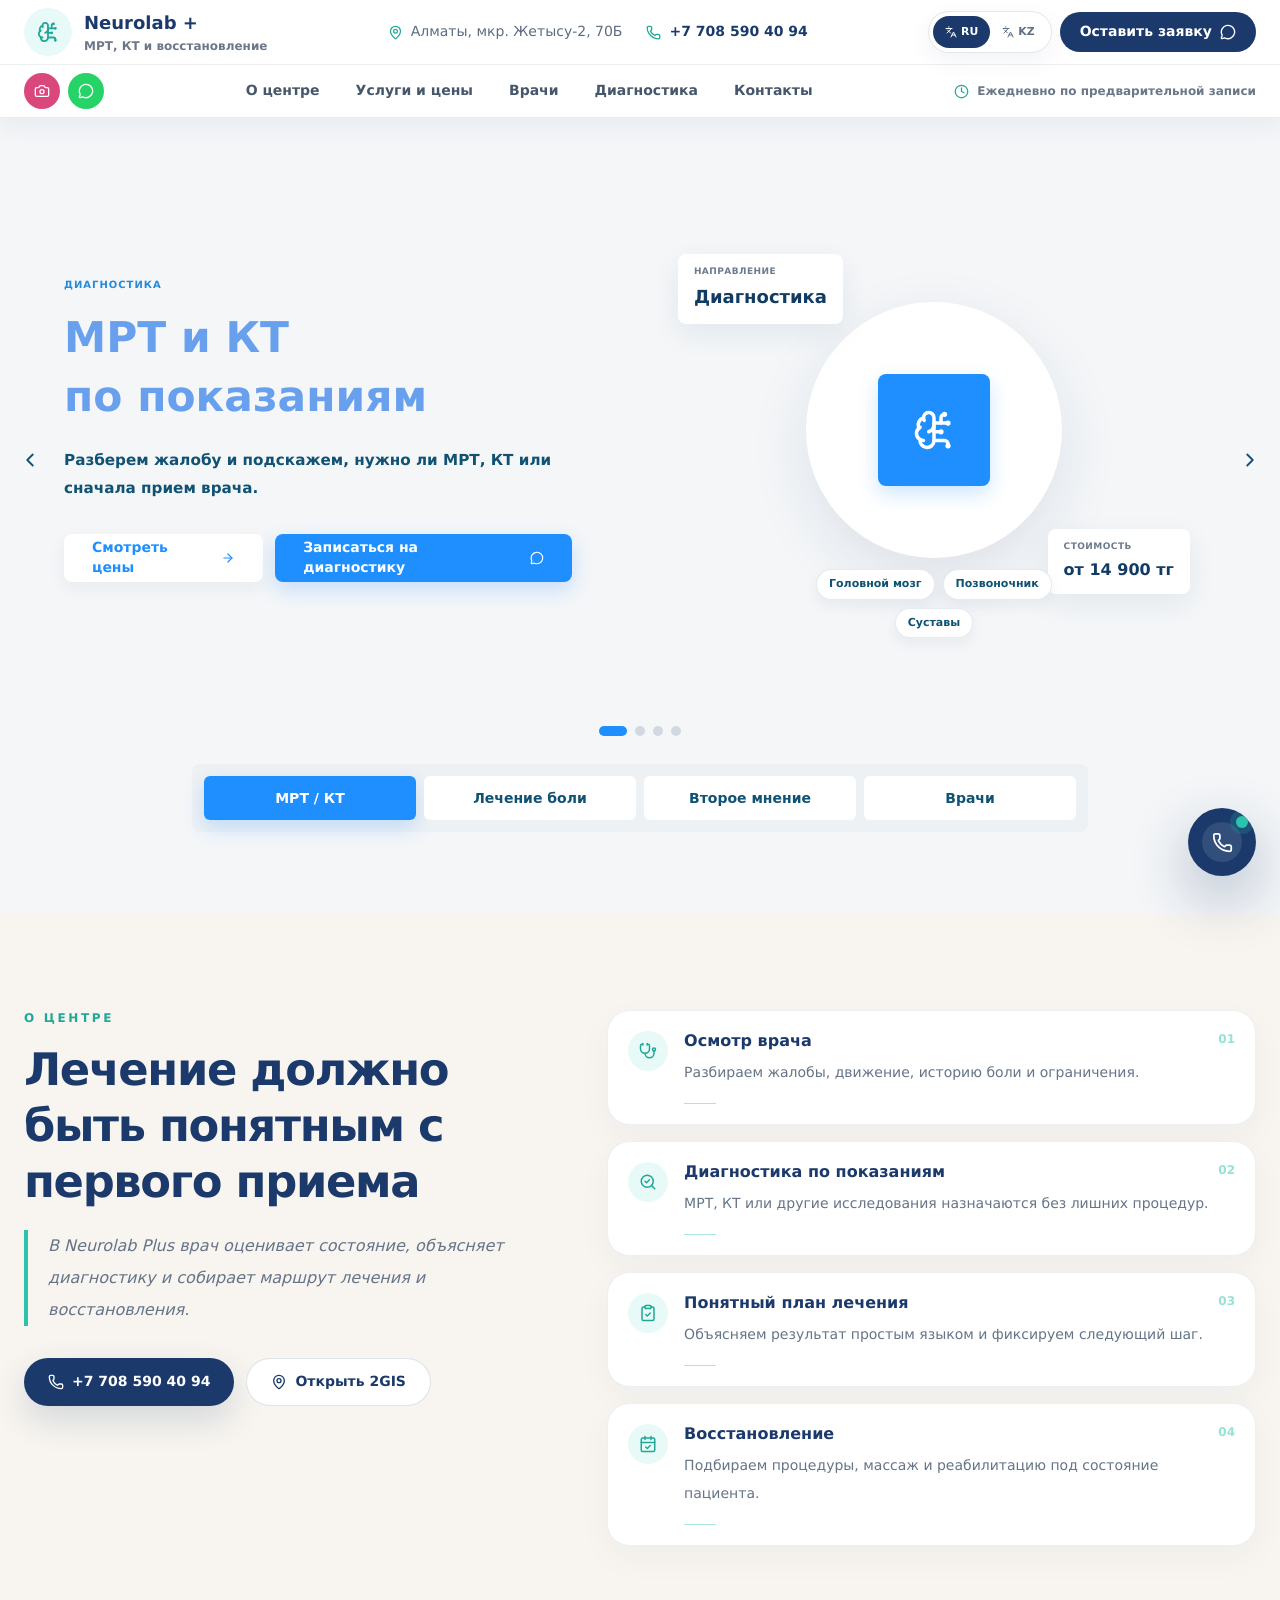
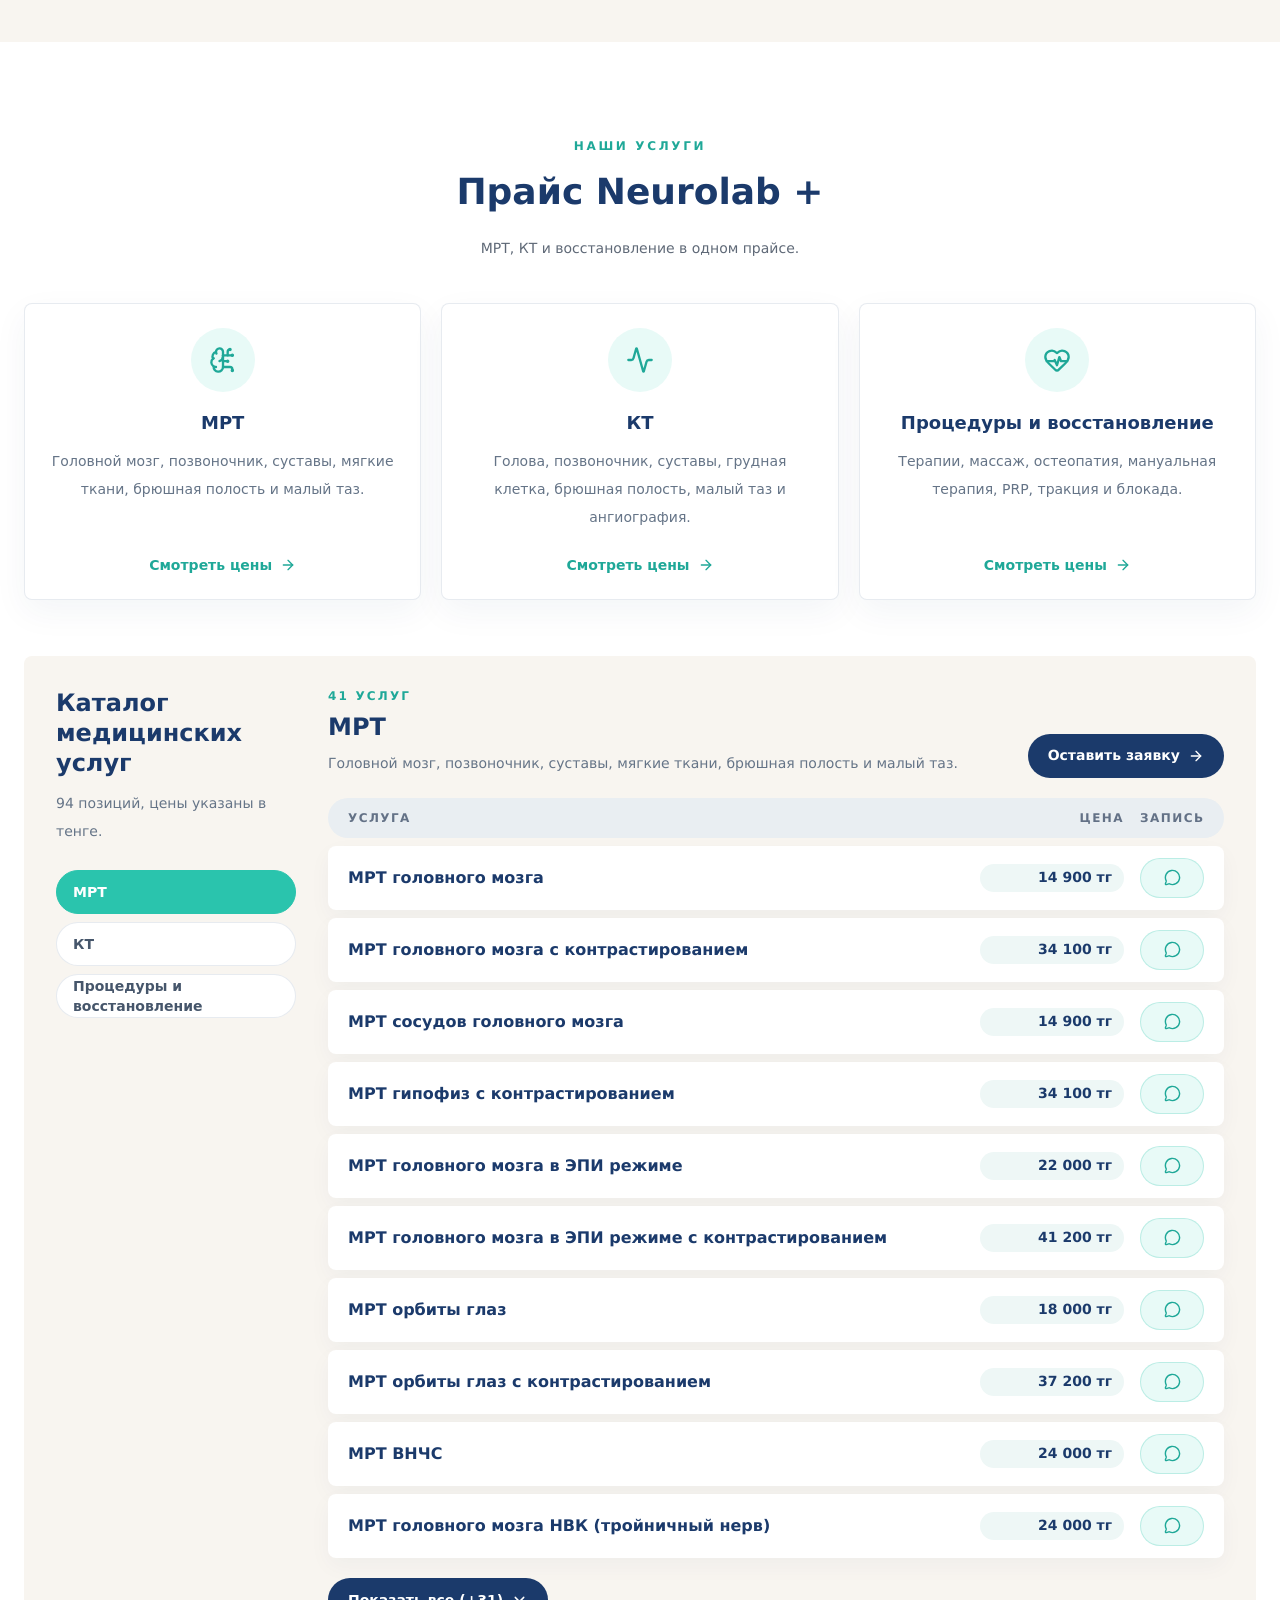
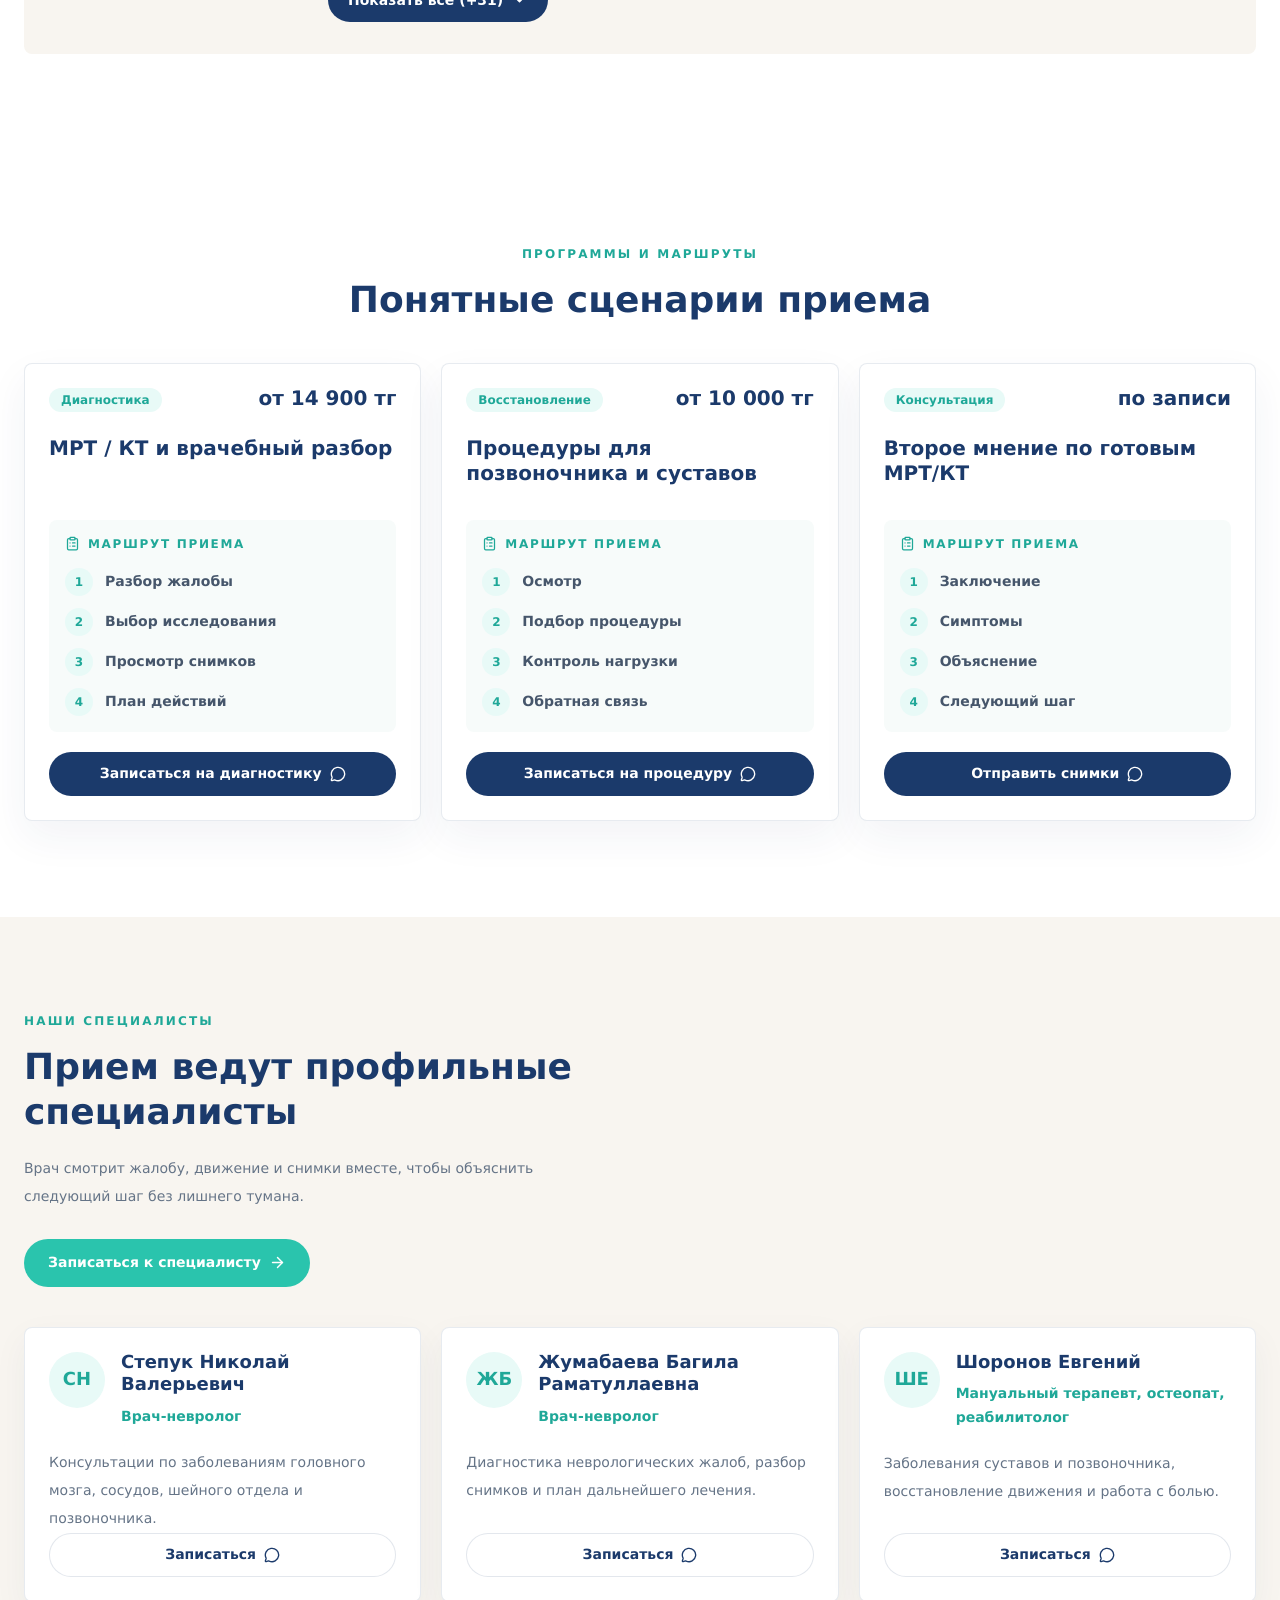
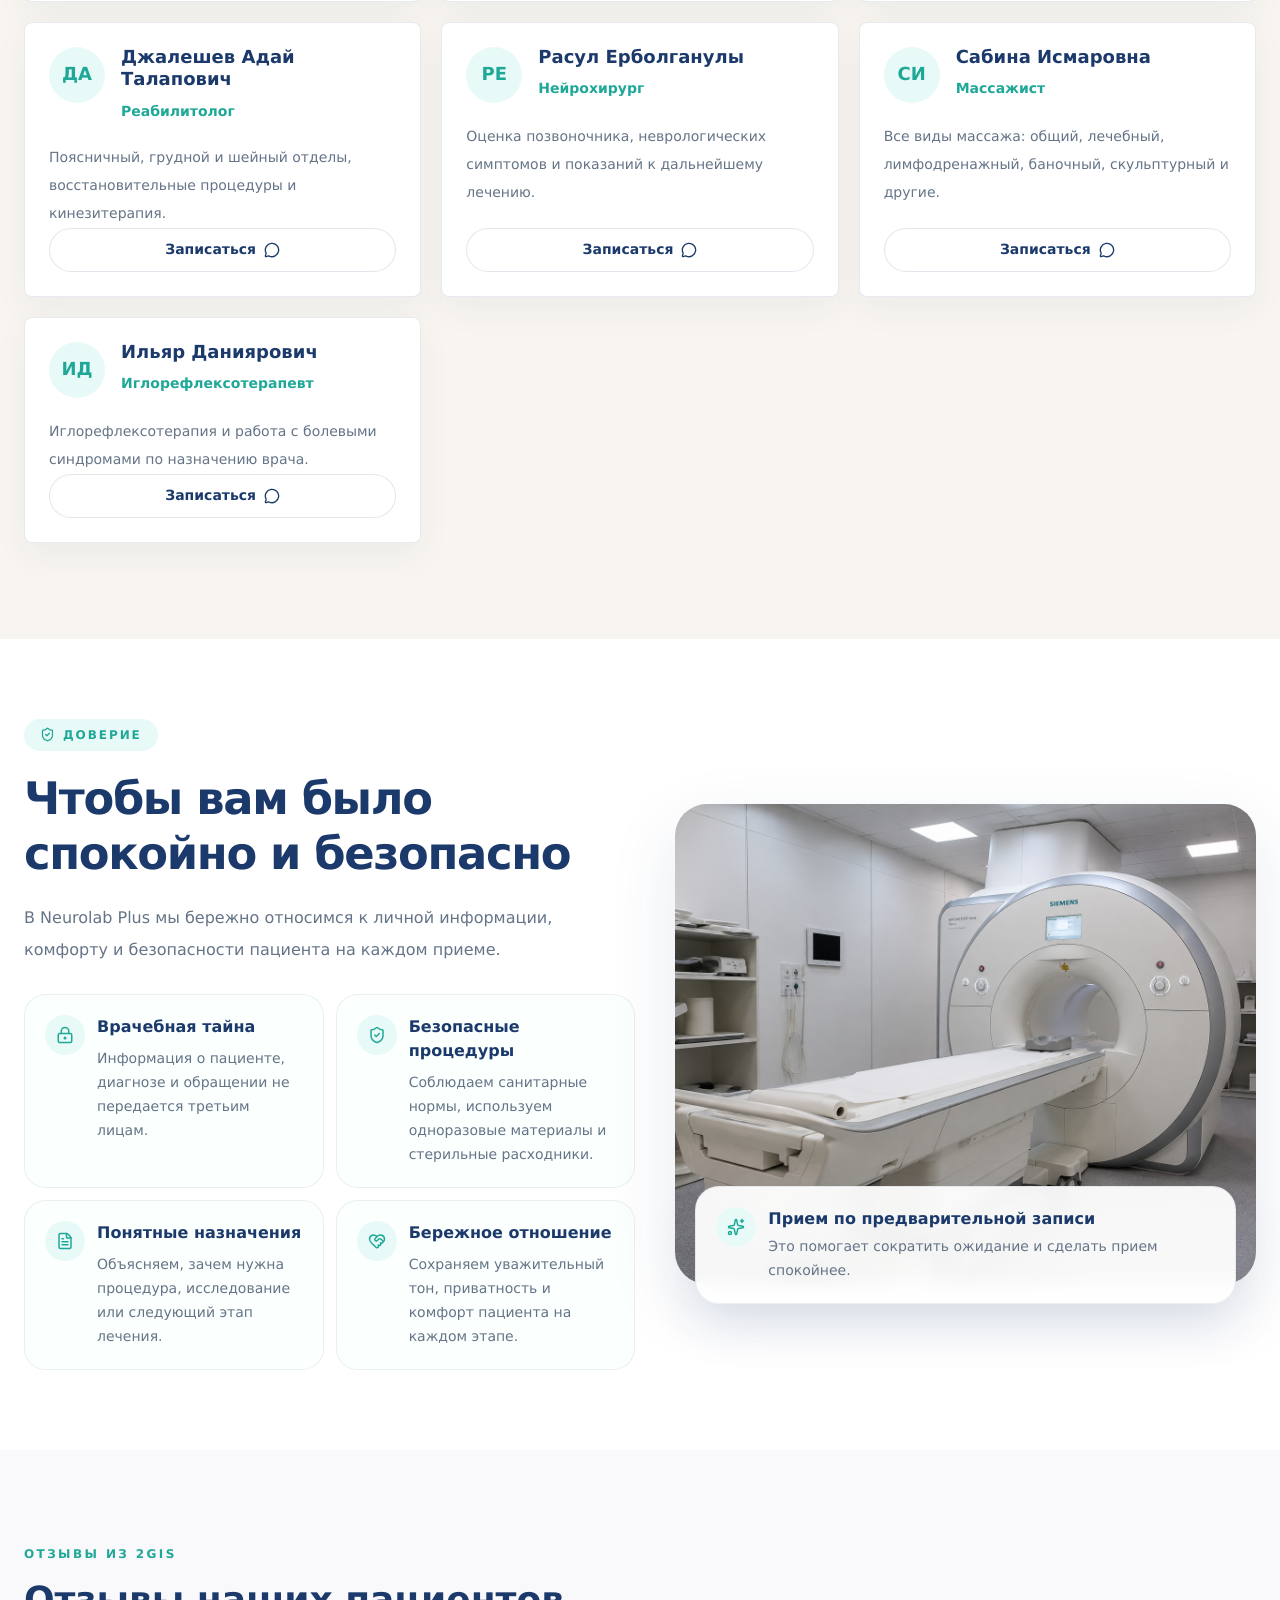
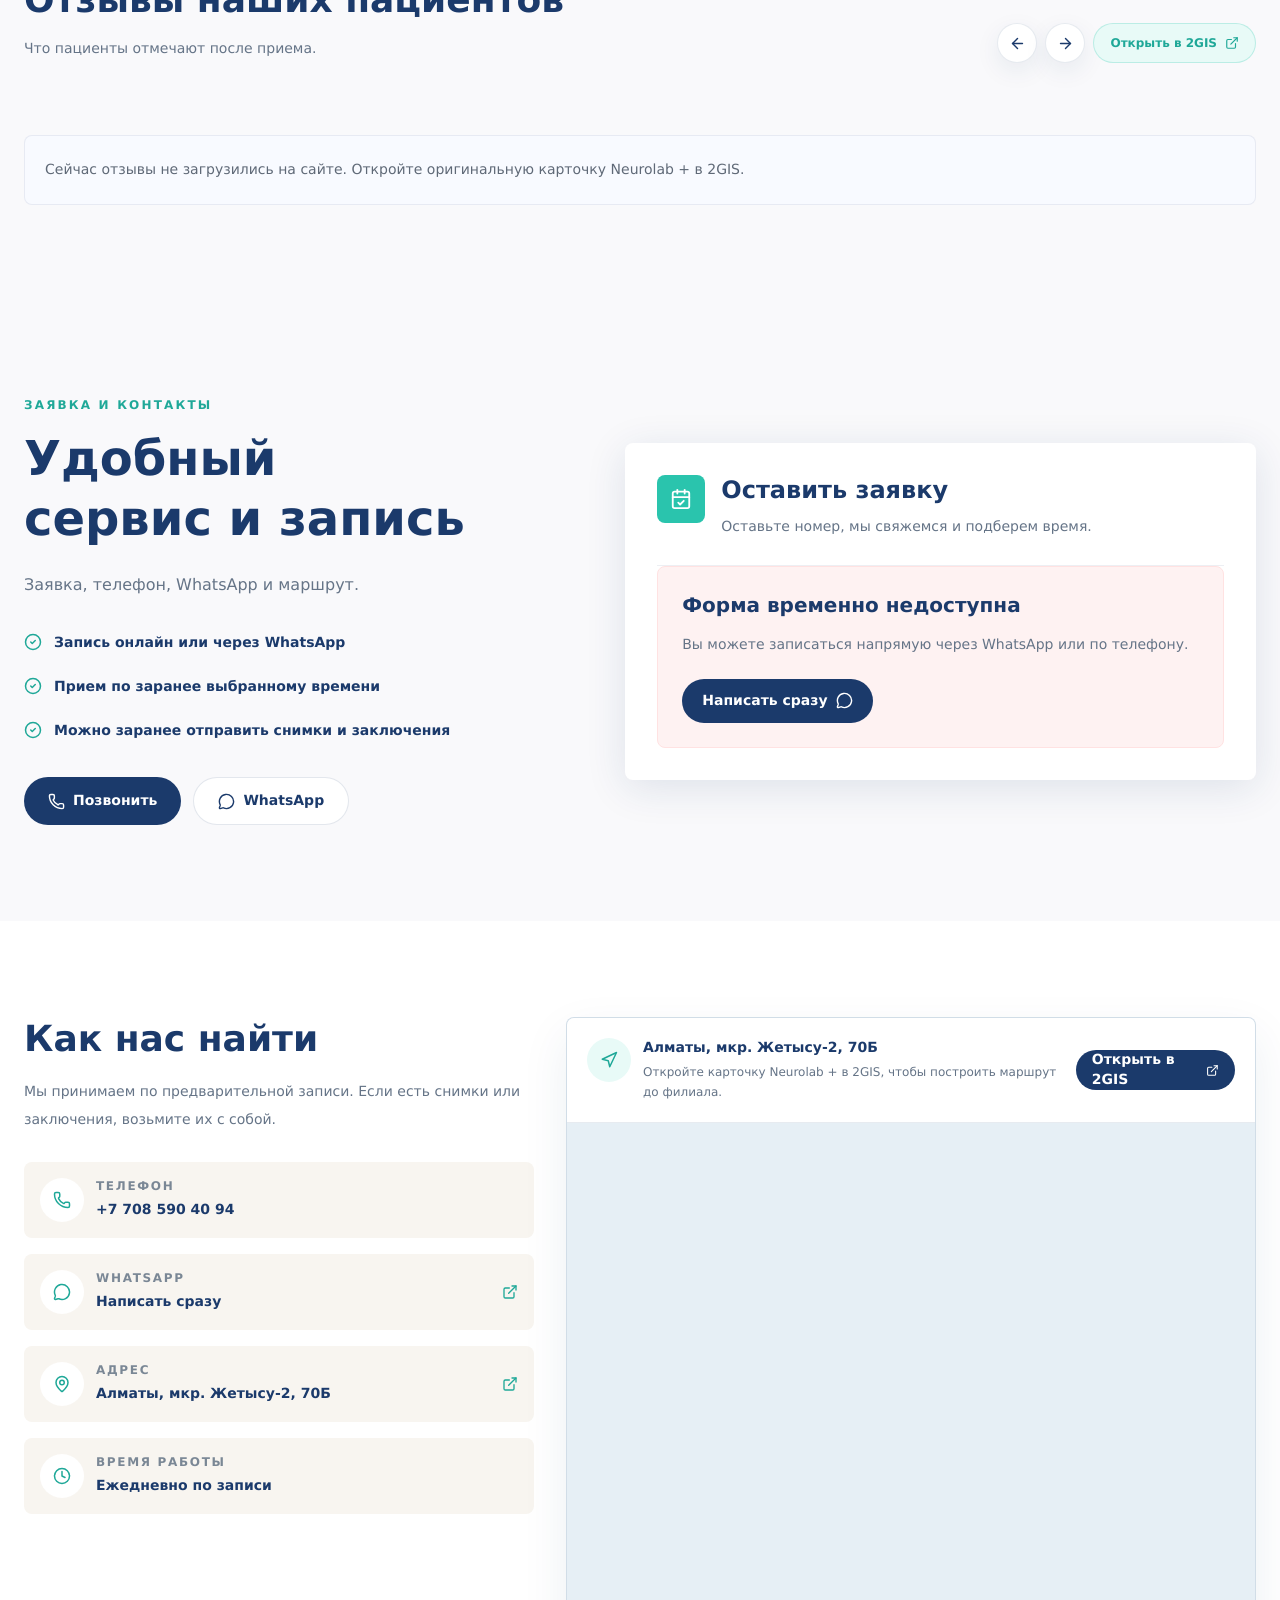
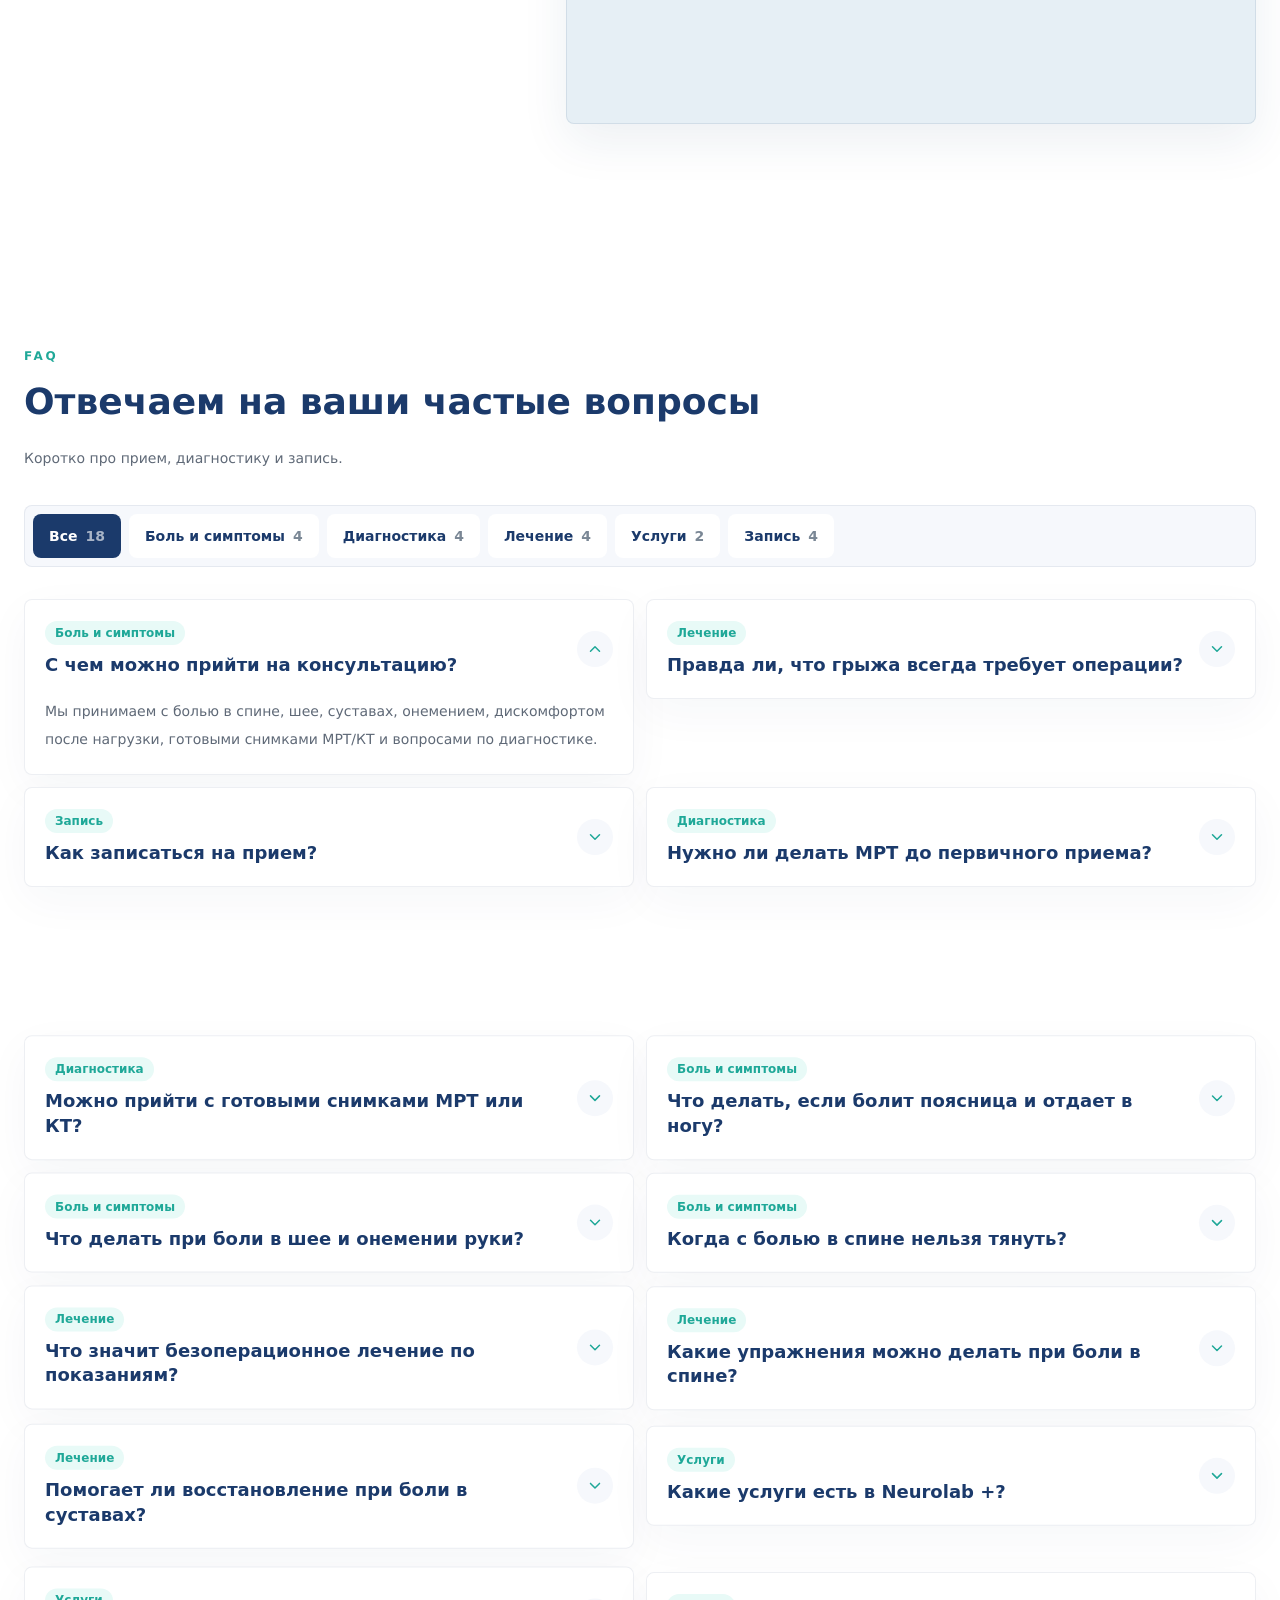
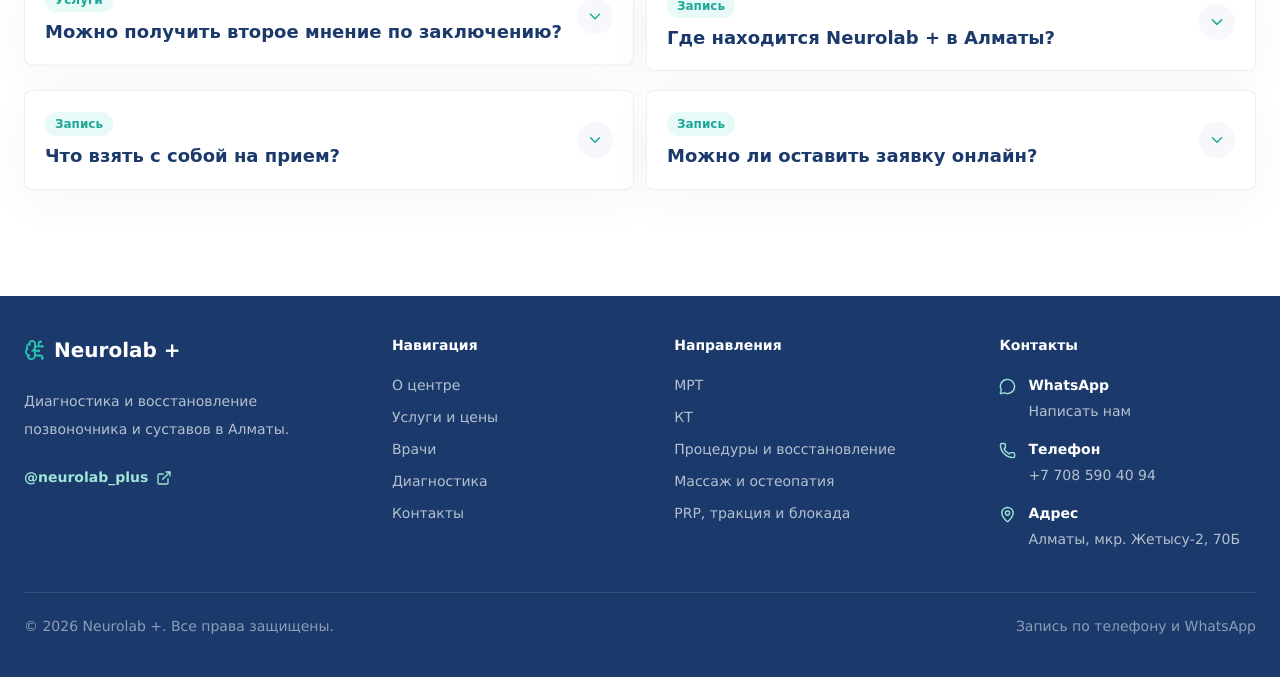
<file: index.html>
<!DOCTYPE html><html lang="ru"><head><meta charSet="utf-8"/><meta name="viewport" content="width=device-width, initial-scale=1"/><link rel="stylesheet" href="/_next/static/chunks/0un4hzdd2ry1x.css" data-precedence="next"/><link rel="preload" as="script" fetchPriority="low" href="/_next/static/chunks/3ll07n217cgxf.js"/><script src="/_next/static/chunks/17c2xufnf7-1b.js" async=""></script><script src="/_next/static/chunks/3peubv2924kx4.js" async=""></script><script src="/_next/static/chunks/turbopack-2oginhnf0jy4e.js" async=""></script><script src="/_next/static/chunks/1d4h-sglyo8ft.js" async=""></script><script src="/_next/static/chunks/14mumt5_n0xhi.js" async=""></script><script src="/_next/static/chunks/03du3ra_xyjl0.js" async=""></script><title>Neurolab + | Лечение боли в спине и суставах в Алматы</title><meta name="description" content="Neurolab + в Алматы: МРТ, КТ, процедуры восстановления, массаж, остеопатия, PRP, тракция и прием по записи."/><meta property="og:title" content="Neurolab +"/><meta property="og:description" content="МРТ, КТ, восстановительные процедуры, массаж, остеопатия и прием по записи в Алматы."/><meta property="og:locale" content="ru_KZ"/><meta property="og:type" content="website"/><meta name="twitter:card" content="summary"/><meta name="twitter:title" content="Neurolab +"/><meta name="twitter:description" content="МРТ, КТ, восстановительные процедуры, массаж, остеопатия и прием по записи в Алматы."/><link rel="icon" href="/favicon.ico?favicon.2vob68tjqpejf.ico" sizes="256x256" type="image/x-icon"/><script src="/_next/static/chunks/0cz1d0mv5g_q7.js" noModule=""></script></head><body><div hidden=""><!--$--><!--/$--></div><main class="min-h-screen w-full max-w-[100vw] [overflow-x:clip] bg-white pb-[calc(5.25rem+env(safe-area-inset-bottom))] text-[#1b3a6b] md:pb-0"><header class="sticky left-0 right-0 top-0 z-50 border-b border-[#1b3a6b]/10 bg-white/96 text-[#1b3a6b] shadow-[0_8px_24px_rgba(27,58,107,0.06)] backdrop-blur-xl"><div class="border-b border-[#1b3a6b]/8 px-4 py-2 sm:px-6"><div class="mx-auto flex max-w-7xl items-center justify-between gap-4"><a href="#top" class="flex min-w-0 items-center gap-3"><span class="grid size-11 shrink-0 place-items-center rounded-full bg-[#e8faf7] text-[#1fa898] sm:size-12"><svg xmlns="http://www.w3.org/2000/svg" width="22" height="22" viewBox="0 0 24 24" fill="none" stroke="currentColor" stroke-width="2" stroke-linecap="round" stroke-linejoin="round" class="lucide lucide-brain-circuit" aria-hidden="true"><path d="M12 5a3 3 0 1 0-5.997.125 4 4 0 0 0-2.526 5.77 4 4 0 0 0 .556 6.588A4 4 0 1 0 12 18Z"></path><path d="M9 13a4.5 4.5 0 0 0 3-4"></path><path d="M6.003 5.125A3 3 0 0 0 6.401 6.5"></path><path d="M3.477 10.896a4 4 0 0 1 .585-.396"></path><path d="M6 18a4 4 0 0 1-1.967-.516"></path><path d="M12 13h4"></path><path d="M12 18h6a2 2 0 0 1 2 2v1"></path><path d="M12 8h8"></path><path d="M16 8V5a2 2 0 0 1 2-2"></path><circle cx="16" cy="13" r=".5"></circle><circle cx="18" cy="3" r=".5"></circle><circle cx="20" cy="21" r=".5"></circle><circle cx="20" cy="8" r=".5"></circle></svg></span><span class="min-w-0"><span class="block truncate text-lg font-extrabold tracking-normal text-[#1b3a6b]">Neurolab +</span><span class="hidden text-xs font-semibold text-[#6b7788] sm:block">МРТ, КТ и восстановление</span></span></a><div class="hidden min-w-0 items-center gap-6 lg:flex"><a href="https://2gis.kz/almaty/firm/70000001065117371" target="_blank" rel="noopener noreferrer" class="flex min-w-0 items-center gap-2 text-sm font-medium text-[#5d6c7f] transition-colors hover:text-[#1fa898]"><svg xmlns="http://www.w3.org/2000/svg" width="15" height="15" viewBox="0 0 24 24" fill="none" stroke="currentColor" stroke-width="2" stroke-linecap="round" stroke-linejoin="round" class="lucide lucide-map-pin shrink-0 text-[#1fa898]" aria-hidden="true"><path d="M20 10c0 4.993-5.539 10.193-7.399 11.799a1 1 0 0 1-1.202 0C9.539 20.193 4 14.993 4 10a8 8 0 0 1 16 0"></path><circle cx="12" cy="10" r="3"></circle></svg><span class="truncate">Алматы, мкр. Жетысу-2, 70Б</span></a><a href="tel:+77085904094" class="flex shrink-0 items-center gap-2 text-sm font-bold text-[#1b3a6b] transition-colors hover:text-[#1fa898]"><svg xmlns="http://www.w3.org/2000/svg" width="15" height="15" viewBox="0 0 24 24" fill="none" stroke="currentColor" stroke-width="2" stroke-linecap="round" stroke-linejoin="round" class="lucide lucide-phone text-[#1fa898]" aria-hidden="true"><path d="M13.832 16.568a1 1 0 0 0 1.213-.303l.355-.465A2 2 0 0 1 17 15h3a2 2 0 0 1 2 2v3a2 2 0 0 1-2 2A18 18 0 0 1 2 4a2 2 0 0 1 2-2h3a2 2 0 0 1 2 2v3a2 2 0 0 1-.8 1.6l-.468.351a1 1 0 0 0-.292 1.233 14 14 0 0 0 6.392 6.384"></path></svg>+7 708 590 40 94</a></div><div class="flex shrink-0 items-center gap-2"><div class="hidden md:block"><div class="inline-flex rounded-full border border-[#1b3a6b]/12 bg-white p-1 text-[0.68rem] font-semibold shadow-[0_8px_24px_rgba(27,58,107,0.06)]"><button type="button" aria-pressed="true" class="inline-flex min-h-8 items-center gap-1 rounded-full px-3 transition-colors bg-[#1b3a6b] text-white"><svg xmlns="http://www.w3.org/2000/svg" width="12" height="12" viewBox="0 0 24 24" fill="none" stroke="currentColor" stroke-width="2" stroke-linecap="round" stroke-linejoin="round" class="lucide lucide-languages" aria-hidden="true"><path d="m5 8 6 6"></path><path d="m4 14 6-6 2-3"></path><path d="M2 5h12"></path><path d="M7 2h1"></path><path d="m22 22-5-10-5 10"></path><path d="M14 18h6"></path></svg>RU</button><button type="button" aria-pressed="false" class="inline-flex min-h-8 items-center gap-1 rounded-full px-3 transition-colors text-[#607084] hover:text-[#1b3a6b]"><svg xmlns="http://www.w3.org/2000/svg" width="12" height="12" viewBox="0 0 24 24" fill="none" stroke="currentColor" stroke-width="2" stroke-linecap="round" stroke-linejoin="round" class="lucide lucide-languages" aria-hidden="true"><path d="m5 8 6 6"></path><path d="m4 14 6-6 2-3"></path><path d="M2 5h12"></path><path d="M7 2h1"></path><path d="m22 22-5-10-5 10"></path><path d="M14 18h6"></path></svg>KZ</button></div></div><a href="#lead" class="hidden min-h-10 items-center justify-center gap-2 rounded-full bg-[#1b3a6b] px-5 text-sm font-semibold text-white transition-colors hover:bg-[#152d55] md:inline-flex">Оставить заявку<svg xmlns="http://www.w3.org/2000/svg" width="16" height="16" viewBox="0 0 24 24" fill="none" stroke="currentColor" stroke-width="2" stroke-linecap="round" stroke-linejoin="round" class="lucide lucide-message-circle" aria-hidden="true"><path d="M2.992 16.342a2 2 0 0 1 .094 1.167l-1.065 3.29a1 1 0 0 0 1.236 1.168l3.413-.998a2 2 0 0 1 1.099.092 10 10 0 1 0-4.777-4.719"></path></svg></a><a href="tel:+77085904094" class="grid size-10 place-items-center rounded-full bg-[#1b3a6b] text-white transition-colors hover:bg-[#152d55] md:hidden" aria-label="Позвонить"><svg xmlns="http://www.w3.org/2000/svg" width="17" height="17" viewBox="0 0 24 24" fill="none" stroke="currentColor" stroke-width="2" stroke-linecap="round" stroke-linejoin="round" class="lucide lucide-phone" aria-hidden="true"><path d="M13.832 16.568a1 1 0 0 0 1.213-.303l.355-.465A2 2 0 0 1 17 15h3a2 2 0 0 1 2 2v3a2 2 0 0 1-2 2A18 18 0 0 1 2 4a2 2 0 0 1 2-2h3a2 2 0 0 1 2 2v3a2 2 0 0 1-.8 1.6l-.468.351a1 1 0 0 0-.292 1.233 14 14 0 0 0 6.392 6.384"></path></svg></a></div></div></div><nav class="hidden px-4 py-2 sm:px-6 md:block"><div class="mx-auto flex max-w-7xl items-center justify-between gap-5"><div class="flex items-center gap-2"><a href="https://instagram.com/neurolab_plus" target="_blank" rel="noopener noreferrer" class="grid size-9 place-items-center rounded-full bg-[#d9477d] text-white transition-transform hover:-translate-y-0.5" aria-label="Instagram"><svg xmlns="http://www.w3.org/2000/svg" width="16" height="16" viewBox="0 0 24 24" fill="none" stroke="currentColor" stroke-width="2" stroke-linecap="round" stroke-linejoin="round" class="lucide lucide-camera" aria-hidden="true"><path d="M13.997 4a2 2 0 0 1 1.76 1.05l.486.9A2 2 0 0 0 18.003 7H20a2 2 0 0 1 2 2v9a2 2 0 0 1-2 2H4a2 2 0 0 1-2-2V9a2 2 0 0 1 2-2h1.997a2 2 0 0 0 1.759-1.048l.489-.904A2 2 0 0 1 10.004 4z"></path><circle cx="12" cy="13" r="3"></circle></svg></a><a href="https://wa.me/77085904094" target="_blank" rel="noopener noreferrer" class="grid size-9 place-items-center rounded-full bg-[#25d366] text-white transition-transform hover:-translate-y-0.5" aria-label="WhatsApp"><svg xmlns="http://www.w3.org/2000/svg" width="16" height="16" viewBox="0 0 24 24" fill="none" stroke="currentColor" stroke-width="2" stroke-linecap="round" stroke-linejoin="round" class="lucide lucide-message-circle" aria-hidden="true"><path d="M2.992 16.342a2 2 0 0 1 .094 1.167l-1.065 3.29a1 1 0 0 0 1.236 1.168l3.413-.998a2 2 0 0 1 1.099.092 10 10 0 1 0-4.777-4.719"></path></svg></a></div><div class="flex min-w-0 flex-1 items-center justify-center gap-1"><a href="#about" class="rounded-full px-4 py-2 text-sm font-semibold text-[#46566b] transition-colors hover:bg-[#e8faf7] hover:text-[#1fa898]">О центре</a><a href="#services" class="rounded-full px-4 py-2 text-sm font-semibold text-[#46566b] transition-colors hover:bg-[#e8faf7] hover:text-[#1fa898]">Услуги и цены</a><a href="#doctors" class="rounded-full px-4 py-2 text-sm font-semibold text-[#46566b] transition-colors hover:bg-[#e8faf7] hover:text-[#1fa898]">Врачи</a><a href="#diagnostics" class="rounded-full px-4 py-2 text-sm font-semibold text-[#46566b] transition-colors hover:bg-[#e8faf7] hover:text-[#1fa898]">Диагностика</a><a href="#contact" class="rounded-full px-4 py-2 text-sm font-semibold text-[#46566b] transition-colors hover:bg-[#e8faf7] hover:text-[#1fa898]">Контакты</a></div><div class="hidden shrink-0 items-center gap-2 text-xs font-semibold text-[#6b7788] xl:flex"><svg xmlns="http://www.w3.org/2000/svg" width="15" height="15" viewBox="0 0 24 24" fill="none" stroke="currentColor" stroke-width="2" stroke-linecap="round" stroke-linejoin="round" class="lucide lucide-clock text-[#1fa898]" aria-hidden="true"><circle cx="12" cy="12" r="10"></circle><path d="M12 6v6l4 2"></path></svg>Ежедневно по предварительной записи</div></div></nav><div class="border-t border-[#1b3a6b]/8 px-4 py-2 md:hidden"><div class="mx-auto flex max-w-7xl items-center justify-between gap-3"><div class="inline-flex rounded-full border border-[#1b3a6b]/12 bg-white p-1 text-[0.68rem] font-semibold shadow-[0_8px_24px_rgba(27,58,107,0.06)]"><button type="button" aria-pressed="true" class="inline-flex min-h-8 items-center gap-1 rounded-full px-3 transition-colors bg-[#1b3a6b] text-white"><svg xmlns="http://www.w3.org/2000/svg" width="12" height="12" viewBox="0 0 24 24" fill="none" stroke="currentColor" stroke-width="2" stroke-linecap="round" stroke-linejoin="round" class="lucide lucide-languages" aria-hidden="true"><path d="m5 8 6 6"></path><path d="m4 14 6-6 2-3"></path><path d="M2 5h12"></path><path d="M7 2h1"></path><path d="m22 22-5-10-5 10"></path><path d="M14 18h6"></path></svg>RU</button><button type="button" aria-pressed="false" class="inline-flex min-h-8 items-center gap-1 rounded-full px-3 transition-colors text-[#607084] hover:text-[#1b3a6b]"><svg xmlns="http://www.w3.org/2000/svg" width="12" height="12" viewBox="0 0 24 24" fill="none" stroke="currentColor" stroke-width="2" stroke-linecap="round" stroke-linejoin="round" class="lucide lucide-languages" aria-hidden="true"><path d="m5 8 6 6"></path><path d="m4 14 6-6 2-3"></path><path d="M2 5h12"></path><path d="M7 2h1"></path><path d="m22 22-5-10-5 10"></path><path d="M14 18h6"></path></svg>KZ</button></div><a href="https://wa.me/77085904094" target="_blank" rel="noopener noreferrer" class="inline-flex min-h-10 items-center justify-center gap-2 rounded-full bg-[#2ac4ad] px-4 text-sm font-semibold text-white">WhatsApp<svg xmlns="http://www.w3.org/2000/svg" width="16" height="16" viewBox="0 0 24 24" fill="none" stroke="currentColor" stroke-width="2" stroke-linecap="round" stroke-linejoin="round" class="lucide lucide-message-circle" aria-hidden="true"><path d="M2.992 16.342a2 2 0 0 1 .094 1.167l-1.065 3.29a1 1 0 0 0 1.236 1.168l3.413-.998a2 2 0 0 1 1.099.092 10 10 0 1 0-4.777-4.719"></path></svg></a></div></div></header><section id="top" class="relative isolate min-h-[calc(100svh-7rem)] touch-pan-y overflow-hidden bg-[#f4f6f8] px-4 py-12 text-[#113b62] sm:px-6 sm:py-14 lg:min-h-[calc(100svh-6.5rem)] lg:py-16"><button type="button" class="absolute left-3 top-[43%] z-10 hidden size-9 -translate-y-1/2 place-items-center rounded-full text-[#0f5273] transition-colors hover:bg-white md:grid" aria-label="Предыдущий слайд"><svg xmlns="http://www.w3.org/2000/svg" width="22" height="22" viewBox="0 0 24 24" fill="none" stroke="currentColor" stroke-width="2" stroke-linecap="round" stroke-linejoin="round" class="lucide lucide-chevron-left" aria-hidden="true"><path d="m15 18-6-6 6-6"></path></svg></button><button type="button" class="absolute right-3 top-[43%] z-10 hidden size-9 -translate-y-1/2 place-items-center rounded-full text-[#0f5273] transition-colors hover:bg-white md:grid" aria-label="Следующий слайд"><svg xmlns="http://www.w3.org/2000/svg" width="22" height="22" viewBox="0 0 24 24" fill="none" stroke="currentColor" stroke-width="2" stroke-linecap="round" stroke-linejoin="round" class="lucide lucide-chevron-right" aria-hidden="true"><path d="m9 18 6-6-6-6"></path></svg></button><div class="mx-auto max-w-6xl"><div class="grid min-h-[34rem] items-center gap-12 sm:min-h-[36rem] lg:min-h-[31rem] lg:grid-cols-[minmax(0,0.9fr)_minmax(0,1fr)] lg:gap-16 xl:gap-20"><div class="" style="opacity:0;transform:translateY(22px)"><div class="mx-auto max-w-xl text-center lg:text-left"><p class="text-[10px] font-bold uppercase tracking-widest text-[#238bdc]">Диагностика</p><h1 class="mt-4 text-balance text-[1.8rem] font-extrabold leading-snug text-[#68a0ee] sm:text-[2.25rem] lg:text-[2.65rem]">МРТ и КТ по показаниям</h1><p class="mx-auto mt-5 max-w-[32rem] text-[0.95rem] font-semibold leading-7 text-[#0f5273] lg:mx-0">Разберем жалобу и подскажем, нужно ли МРТ, КТ или сначала прием врача.</p><div class="mt-8 flex flex-col justify-center gap-3 sm:flex-row lg:justify-start"><a href="#services" class="inline-flex h-12 items-center justify-center gap-2 rounded-lg bg-white px-7 text-sm font-extrabold text-[#1f8fff] shadow-[0_6px_18px_rgba(27,58,107,0.06)] transition-colors hover:bg-[#e8faf7]">Смотреть цены<svg xmlns="http://www.w3.org/2000/svg" width="14" height="14" viewBox="0 0 24 24" fill="none" stroke="currentColor" stroke-width="2" stroke-linecap="round" stroke-linejoin="round" class="lucide lucide-arrow-right" aria-hidden="true"><path d="M5 12h14"></path><path d="m12 5 7 7-7 7"></path></svg></a><a href="#lead" class="inline-flex h-12 items-center justify-center gap-2 rounded-lg px-7 text-sm font-extrabold transition-colors bg-[#1f8fff] text-white shadow-[0_8px_20px_rgba(31,143,255,0.22)]">Записаться на диагностику<svg xmlns="http://www.w3.org/2000/svg" width="14" height="14" viewBox="0 0 24 24" fill="none" stroke="currentColor" stroke-width="2" stroke-linecap="round" stroke-linejoin="round" class="lucide lucide-message-circle" aria-hidden="true"><path d="M2.992 16.342a2 2 0 0 1 .094 1.167l-1.065 3.29a1 1 0 0 0 1.236 1.168l3.413-.998a2 2 0 0 1 1.099.092 10 10 0 1 0-4.777-4.719"></path></svg></a></div></div></div><div class="" style="opacity:0;transform:translateY(22px)"><div class="relative mx-auto flex min-h-[22rem] w-full max-w-lg items-center justify-center sm:min-h-[23rem]"><div class="relative grid size-52 place-items-center rounded-full bg-white shadow-[0_20px_60px_rgba(27,58,107,0.1)] sm:size-60 lg:size-64"><div class="grid size-24 place-items-center rounded-lg bg-[#1f8fff] text-white shadow-[0_8px_20px_rgba(31,143,255,0.22)] sm:size-28"><svg xmlns="http://www.w3.org/2000/svg" width="42" height="42" viewBox="0 0 24 24" fill="none" stroke="currentColor" stroke-width="2" stroke-linecap="round" stroke-linejoin="round" class="lucide lucide-brain-circuit" aria-hidden="true"><path d="M12 5a3 3 0 1 0-5.997.125 4 4 0 0 0-2.526 5.77 4 4 0 0 0 .556 6.588A4 4 0 1 0 12 18Z"></path><path d="M9 13a4.5 4.5 0 0 0 3-4"></path><path d="M6.003 5.125A3 3 0 0 0 6.401 6.5"></path><path d="M3.477 10.896a4 4 0 0 1 .585-.396"></path><path d="M6 18a4 4 0 0 1-1.967-.516"></path><path d="M12 13h4"></path><path d="M12 18h6a2 2 0 0 1 2 2v1"></path><path d="M12 8h8"></path><path d="M16 8V5a2 2 0 0 1 2-2"></path><circle cx="16" cy="13" r=".5"></circle><circle cx="18" cy="3" r=".5"></circle><circle cx="20" cy="21" r=".5"></circle><circle cx="20" cy="8" r=".5"></circle></svg></div></div><div class="absolute left-0 top-2 max-w-[11rem] rounded-lg bg-white px-4 py-3 shadow-[0_10px_28px_rgba(27,58,107,0.08)]"><p class="text-[9px] font-bold uppercase tracking-wider text-[#6d7c8d]">Направление</p><p class="mt-1 text-lg font-extrabold text-[#113b62]">Диагностика</p></div><div class="absolute bottom-5 right-0 max-w-[12rem] rounded-lg bg-white px-4 py-3 shadow-[0_10px_28px_rgba(27,58,107,0.08)]"><p class="text-[9px] font-bold uppercase tracking-wider text-[#6d7c8d]">Стоимость</p><p class="mt-1 text-base font-extrabold text-[#113b62]">от 14 900 тг</p></div><div class="absolute -bottom-6 left-1/2 flex w-full max-w-xs -translate-x-1/2 flex-wrap justify-center gap-2"><span class="rounded-full border border-[#113b62]/10 bg-white px-3 py-1.5 text-[11px] font-bold text-[#0f5273] shadow-[0_6px_14px_rgba(27,58,107,0.06)]">Головной мозг</span><span class="rounded-full border border-[#113b62]/10 bg-white px-3 py-1.5 text-[11px] font-bold text-[#0f5273] shadow-[0_6px_14px_rgba(27,58,107,0.06)]">Позвоночник</span><span class="rounded-full border border-[#113b62]/10 bg-white px-3 py-1.5 text-[11px] font-bold text-[#0f5273] shadow-[0_6px_14px_rgba(27,58,107,0.06)]">Суставы</span></div></div></div></div><div class="mt-12 flex justify-center gap-2"><button type="button" class="h-2.5 rounded-full transition-all w-7 bg-[#1f8fff]" aria-label="Открыть слайд 1" aria-pressed="true"></button><button type="button" class="h-2.5 rounded-full transition-all w-2.5 bg-[#d2d8df] hover:bg-[#9db0c0]" aria-label="Открыть слайд 2" aria-pressed="false"></button><button type="button" class="h-2.5 rounded-full transition-all w-2.5 bg-[#d2d8df] hover:bg-[#9db0c0]" aria-label="Открыть слайд 3" aria-pressed="false"></button><button type="button" class="h-2.5 rounded-full transition-all w-2.5 bg-[#d2d8df] hover:bg-[#9db0c0]" aria-label="Открыть слайд 4" aria-pressed="false"></button></div><div class="mx-auto mt-7 max-w-4xl rounded-lg bg-[#eef1f4] p-3"><div class="grid gap-2 sm:grid-cols-4"><button type="button" class="inline-flex h-11 items-center justify-center rounded-md px-3 text-sm font-extrabold transition-colors bg-[#1f8fff] text-white shadow-[0_8px_20px_rgba(31,143,255,0.22)]" aria-pressed="true">МРТ / КТ</button><button type="button" class="inline-flex h-11 items-center justify-center rounded-md px-3 text-sm font-extrabold transition-colors bg-white text-[#0f5273] hover:bg-[#e8faf7]" aria-pressed="false">Лечение боли</button><button type="button" class="inline-flex h-11 items-center justify-center rounded-md px-3 text-sm font-extrabold transition-colors bg-white text-[#0f5273] hover:bg-[#eef3f8]" aria-pressed="false">Второе мнение</button><button type="button" class="inline-flex h-11 items-center justify-center rounded-md px-3 text-sm font-extrabold transition-colors bg-white text-[#0f5273] hover:bg-[#eef6ff]" aria-pressed="false">Врачи</button></div></div></div></section><section id="about" class="relative overflow-hidden bg-[#f8f5f0] px-4 py-16 sm:px-6 lg:py-24"><div class="relative mx-auto max-w-7xl"><div class="grid gap-10 lg:grid-cols-[0.8fr_1fr] lg:items-start lg:gap-16"><div class="" style="opacity:0;transform:translateY(22px)"><div class="lg:sticky lg:top-32"><p class="text-xs font-bold uppercase tracking-[0.22em] text-[#1fa898]">О центре</p><h2 class="mt-4 text-balance text-3xl font-extrabold leading-tight tracking-[-0.03em] text-[#1b3a6b] sm:text-[2.8rem]">Лечение должно быть понятным с первого приема</h2><p class="mt-5 max-w-xl border-l-4 border-[#2ac4ad] pl-5 text-base italic leading-8 text-[#657487]">В Neurolab Plus врач оценивает состояние, объясняет диагностику и собирает маршрут лечения и восстановления.</p><div class="mt-8 flex flex-col gap-3 sm:flex-row"><a href="tel:+77085904094" class="inline-flex min-h-12 items-center justify-center gap-2 rounded-full bg-[#1b3a6b] px-6 text-sm font-bold text-white shadow-[0_14px_34px_rgba(27,58,107,0.16)] transition hover:bg-[#152d55]"><svg xmlns="http://www.w3.org/2000/svg" width="16" height="16" viewBox="0 0 24 24" fill="none" stroke="currentColor" stroke-width="2" stroke-linecap="round" stroke-linejoin="round" class="lucide lucide-phone" aria-hidden="true"><path d="M13.832 16.568a1 1 0 0 0 1.213-.303l.355-.465A2 2 0 0 1 17 15h3a2 2 0 0 1 2 2v3a2 2 0 0 1-2 2A18 18 0 0 1 2 4a2 2 0 0 1 2-2h3a2 2 0 0 1 2 2v3a2 2 0 0 1-.8 1.6l-.468.351a1 1 0 0 0-.292 1.233 14 14 0 0 0 6.392 6.384"></path></svg>+7 708 590 40 94</a><a href="https://2gis.kz/almaty/firm/70000001065117371" target="_blank" rel="noopener noreferrer" class="inline-flex min-h-12 items-center justify-center gap-2 rounded-full border border-[#1b3a6b]/14 bg-white px-6 text-sm font-bold text-[#1b3a6b] transition hover:bg-[#e8faf7]"><svg xmlns="http://www.w3.org/2000/svg" width="16" height="16" viewBox="0 0 24 24" fill="none" stroke="currentColor" stroke-width="2" stroke-linecap="round" stroke-linejoin="round" class="lucide lucide-map-pin" aria-hidden="true"><path d="M20 10c0 4.993-5.539 10.193-7.399 11.799a1 1 0 0 1-1.202 0C9.539 20.193 4 14.993 4 10a8 8 0 0 1 16 0"></path><circle cx="12" cy="10" r="3"></circle></svg>Открыть 2GIS</a></div></div></div><div class="space-y-3 sm:space-y-4"><div class="" style="opacity:0;transform:translateY(22px)"><div class="group relative overflow-hidden rounded-[1.4rem] border border-[#1b3a6b]/8 bg-white p-4 shadow-[0_12px_34px_rgba(27,58,107,0.04)] transition-all duration-500 sm:p-5 lg:hover:-translate-y-1 lg:hover:border-[#2ac4ad]/25 lg:hover:bg-[#fbfffe] lg:hover:shadow-[0_18px_50px_rgba(27,58,107,0.08)]"><div class="flex gap-4"><span class="grid size-10 shrink-0 place-items-center rounded-full bg-[#e8faf7] text-[#1fa898] transition-all duration-500 lg:group-hover:bg-[#2ac4ad] lg:group-hover:text-white"><svg xmlns="http://www.w3.org/2000/svg" width="18" height="18" viewBox="0 0 24 24" fill="none" stroke="currentColor" stroke-width="2" stroke-linecap="round" stroke-linejoin="round" class="lucide lucide-stethoscope" aria-hidden="true"><path d="M11 2v2"></path><path d="M5 2v2"></path><path d="M5 3H4a2 2 0 0 0-2 2v4a6 6 0 0 0 12 0V5a2 2 0 0 0-2-2h-1"></path><path d="M8 15a6 6 0 0 0 12 0v-3"></path><circle cx="20" cy="10" r="2"></circle></svg></span><div class="min-w-0 flex-1"><div class="flex items-start justify-between gap-3"><h3 class="text-base font-extrabold leading-tight text-[#1b3a6b]">Осмотр врача</h3><span class="shrink-0 text-xs font-black text-[#2ac4ad]/50 transition lg:group-hover:text-[#2ac4ad]">0<!-- -->1</span></div><p class="mt-2 text-sm leading-7 text-[#657487]">Разбираем жалобы, движение, историю боли и ограничения.</p><div class="mt-4 h-px w-8 bg-[#2ac4ad]/40 transition-all duration-500 lg:group-hover:w-24 lg:group-hover:bg-[#2ac4ad]"></div></div></div></div></div><div class="" style="opacity:0;transform:translateY(22px)"><div class="group relative overflow-hidden rounded-[1.4rem] border border-[#1b3a6b]/8 bg-white p-4 shadow-[0_12px_34px_rgba(27,58,107,0.04)] transition-all duration-500 sm:p-5 lg:hover:-translate-y-1 lg:hover:border-[#2ac4ad]/25 lg:hover:bg-[#fbfffe] lg:hover:shadow-[0_18px_50px_rgba(27,58,107,0.08)]"><div class="flex gap-4"><span class="grid size-10 shrink-0 place-items-center rounded-full bg-[#e8faf7] text-[#1fa898] transition-all duration-500 lg:group-hover:bg-[#2ac4ad] lg:group-hover:text-white"><svg xmlns="http://www.w3.org/2000/svg" width="18" height="18" viewBox="0 0 24 24" fill="none" stroke="currentColor" stroke-width="2" stroke-linecap="round" stroke-linejoin="round" class="lucide lucide-search-check" aria-hidden="true"><path d="m8 11 2 2 4-4"></path><circle cx="11" cy="11" r="8"></circle><path d="m21 21-4.3-4.3"></path></svg></span><div class="min-w-0 flex-1"><div class="flex items-start justify-between gap-3"><h3 class="text-base font-extrabold leading-tight text-[#1b3a6b]">Диагностика по показаниям</h3><span class="shrink-0 text-xs font-black text-[#2ac4ad]/50 transition lg:group-hover:text-[#2ac4ad]">0<!-- -->2</span></div><p class="mt-2 text-sm leading-7 text-[#657487]">МРТ, КТ или другие исследования назначаются без лишних процедур.</p><div class="mt-4 h-px w-8 bg-[#2ac4ad]/40 transition-all duration-500 lg:group-hover:w-24 lg:group-hover:bg-[#2ac4ad]"></div></div></div></div></div><div class="" style="opacity:0;transform:translateY(22px)"><div class="group relative overflow-hidden rounded-[1.4rem] border border-[#1b3a6b]/8 bg-white p-4 shadow-[0_12px_34px_rgba(27,58,107,0.04)] transition-all duration-500 sm:p-5 lg:hover:-translate-y-1 lg:hover:border-[#2ac4ad]/25 lg:hover:bg-[#fbfffe] lg:hover:shadow-[0_18px_50px_rgba(27,58,107,0.08)]"><div class="flex gap-4"><span class="grid size-10 shrink-0 place-items-center rounded-full bg-[#e8faf7] text-[#1fa898] transition-all duration-500 lg:group-hover:bg-[#2ac4ad] lg:group-hover:text-white"><svg xmlns="http://www.w3.org/2000/svg" width="18" height="18" viewBox="0 0 24 24" fill="none" stroke="currentColor" stroke-width="2" stroke-linecap="round" stroke-linejoin="round" class="lucide lucide-clipboard-check" aria-hidden="true"><rect width="8" height="4" x="8" y="2" rx="1" ry="1"></rect><path d="M16 4h2a2 2 0 0 1 2 2v14a2 2 0 0 1-2 2H6a2 2 0 0 1-2-2V6a2 2 0 0 1 2-2h2"></path><path d="m9 14 2 2 4-4"></path></svg></span><div class="min-w-0 flex-1"><div class="flex items-start justify-between gap-3"><h3 class="text-base font-extrabold leading-tight text-[#1b3a6b]">Понятный план лечения</h3><span class="shrink-0 text-xs font-black text-[#2ac4ad]/50 transition lg:group-hover:text-[#2ac4ad]">0<!-- -->3</span></div><p class="mt-2 text-sm leading-7 text-[#657487]">Объясняем результат простым языком и фиксируем следующий шаг.</p><div class="mt-4 h-px w-8 bg-[#2ac4ad]/40 transition-all duration-500 lg:group-hover:w-24 lg:group-hover:bg-[#2ac4ad]"></div></div></div></div></div><div class="" style="opacity:0;transform:translateY(22px)"><div class="group relative overflow-hidden rounded-[1.4rem] border border-[#1b3a6b]/8 bg-white p-4 shadow-[0_12px_34px_rgba(27,58,107,0.04)] transition-all duration-500 sm:p-5 lg:hover:-translate-y-1 lg:hover:border-[#2ac4ad]/25 lg:hover:bg-[#fbfffe] lg:hover:shadow-[0_18px_50px_rgba(27,58,107,0.08)]"><div class="flex gap-4"><span class="grid size-10 shrink-0 place-items-center rounded-full bg-[#e8faf7] text-[#1fa898] transition-all duration-500 lg:group-hover:bg-[#2ac4ad] lg:group-hover:text-white"><svg xmlns="http://www.w3.org/2000/svg" width="18" height="18" viewBox="0 0 24 24" fill="none" stroke="currentColor" stroke-width="2" stroke-linecap="round" stroke-linejoin="round" class="lucide lucide-calendar-check" aria-hidden="true"><path d="M8 2v4"></path><path d="M16 2v4"></path><rect width="18" height="18" x="3" y="4" rx="2"></rect><path d="M3 10h18"></path><path d="m9 16 2 2 4-4"></path></svg></span><div class="min-w-0 flex-1"><div class="flex items-start justify-between gap-3"><h3 class="text-base font-extrabold leading-tight text-[#1b3a6b]">Восстановление</h3><span class="shrink-0 text-xs font-black text-[#2ac4ad]/50 transition lg:group-hover:text-[#2ac4ad]">0<!-- -->4</span></div><p class="mt-2 text-sm leading-7 text-[#657487]">Подбираем процедуры, массаж и реабилитацию под состояние пациента.</p><div class="mt-4 h-px w-8 bg-[#2ac4ad]/40 transition-all duration-500 lg:group-hover:w-24 lg:group-hover:bg-[#2ac4ad]"></div></div></div></div></div></div></div></div></section><section id="services" class="bg-white px-4 py-16 sm:px-6 lg:py-24"><div class="mx-auto max-w-7xl"><div class="mx-auto text-center max-w-3xl" style="opacity:0;transform:translateY(22px)"><p class="mb-4 text-xs font-semibold uppercase tracking-[0.22em] text-[#1fa898]">Наши услуги</p><h2 class="text-balance text-3xl font-semibold leading-tight sm:text-4xl text-[#1b3a6b]">Прайс Neurolab +</h2><p class="mt-5 max-w-2xl text-sm leading-7 mx-auto text-[#5f6977]">МРТ, КТ и восстановление в одном прайсе.</p></div><div class="mt-10 grid gap-5 md:grid-cols-3"><div class="" style="opacity:0;transform:translateY(22px)"><button type="button" class="group flex h-full min-h-[15rem] w-full flex-col items-center rounded-lg border border-[#1b3a6b]/10 bg-white p-6 text-center shadow-[0_12px_34px_rgba(27,58,107,0.05)] transition-all hover:-translate-y-1 hover:border-[#2ac4ad] hover:shadow-[0_20px_54px_rgba(27,58,107,0.1)]"><span class="grid size-16 place-items-center rounded-full bg-[#e8faf7] text-[#1fa898] transition-colors group-hover:bg-[#2ac4ad] group-hover:text-white"><svg xmlns="http://www.w3.org/2000/svg" width="28" height="28" viewBox="0 0 24 24" fill="none" stroke="currentColor" stroke-width="2" stroke-linecap="round" stroke-linejoin="round" class="lucide lucide-brain-circuit" aria-hidden="true"><path d="M12 5a3 3 0 1 0-5.997.125 4 4 0 0 0-2.526 5.77 4 4 0 0 0 .556 6.588A4 4 0 1 0 12 18Z"></path><path d="M9 13a4.5 4.5 0 0 0 3-4"></path><path d="M6.003 5.125A3 3 0 0 0 6.401 6.5"></path><path d="M3.477 10.896a4 4 0 0 1 .585-.396"></path><path d="M6 18a4 4 0 0 1-1.967-.516"></path><path d="M12 13h4"></path><path d="M12 18h6a2 2 0 0 1 2 2v1"></path><path d="M12 8h8"></path><path d="M16 8V5a2 2 0 0 1 2-2"></path><circle cx="16" cy="13" r=".5"></circle><circle cx="18" cy="3" r=".5"></circle><circle cx="20" cy="21" r=".5"></circle><circle cx="20" cy="8" r=".5"></circle></svg></span><span class="mt-5 block text-lg font-extrabold leading-tight text-[#1b3a6b]">МРТ</span><span class="mt-3 block text-sm leading-7 text-[#657487]">Головной мозг, позвоночник, суставы, мягкие ткани, брюшная полость и малый таз.</span><span class="mt-auto inline-flex items-center gap-2 pt-6 text-sm font-bold text-[#1fa898]">Смотреть цены<svg xmlns="http://www.w3.org/2000/svg" width="16" height="16" viewBox="0 0 24 24" fill="none" stroke="currentColor" stroke-width="2" stroke-linecap="round" stroke-linejoin="round" class="lucide lucide-arrow-right" aria-hidden="true"><path d="M5 12h14"></path><path d="m12 5 7 7-7 7"></path></svg></span></button></div><div class="" style="opacity:0;transform:translateY(22px)"><button type="button" class="group flex h-full min-h-[15rem] w-full flex-col items-center rounded-lg border border-[#1b3a6b]/10 bg-white p-6 text-center shadow-[0_12px_34px_rgba(27,58,107,0.05)] transition-all hover:-translate-y-1 hover:border-[#2ac4ad] hover:shadow-[0_20px_54px_rgba(27,58,107,0.1)]"><span class="grid size-16 place-items-center rounded-full bg-[#e8faf7] text-[#1fa898] transition-colors group-hover:bg-[#2ac4ad] group-hover:text-white"><svg xmlns="http://www.w3.org/2000/svg" width="28" height="28" viewBox="0 0 24 24" fill="none" stroke="currentColor" stroke-width="2" stroke-linecap="round" stroke-linejoin="round" class="lucide lucide-activity" aria-hidden="true"><path d="M22 12h-2.48a2 2 0 0 0-1.93 1.46l-2.35 8.36a.25.25 0 0 1-.48 0L9.24 2.18a.25.25 0 0 0-.48 0l-2.35 8.36A2 2 0 0 1 4.49 12H2"></path></svg></span><span class="mt-5 block text-lg font-extrabold leading-tight text-[#1b3a6b]">КТ</span><span class="mt-3 block text-sm leading-7 text-[#657487]">Голова, позвоночник, суставы, грудная клетка, брюшная полость, малый таз и ангиография.</span><span class="mt-auto inline-flex items-center gap-2 pt-6 text-sm font-bold text-[#1fa898]">Смотреть цены<svg xmlns="http://www.w3.org/2000/svg" width="16" height="16" viewBox="0 0 24 24" fill="none" stroke="currentColor" stroke-width="2" stroke-linecap="round" stroke-linejoin="round" class="lucide lucide-arrow-right" aria-hidden="true"><path d="M5 12h14"></path><path d="m12 5 7 7-7 7"></path></svg></span></button></div><div class="" style="opacity:0;transform:translateY(22px)"><button type="button" class="group flex h-full min-h-[15rem] w-full flex-col items-center rounded-lg border border-[#1b3a6b]/10 bg-white p-6 text-center shadow-[0_12px_34px_rgba(27,58,107,0.05)] transition-all hover:-translate-y-1 hover:border-[#2ac4ad] hover:shadow-[0_20px_54px_rgba(27,58,107,0.1)]"><span class="grid size-16 place-items-center rounded-full bg-[#e8faf7] text-[#1fa898] transition-colors group-hover:bg-[#2ac4ad] group-hover:text-white"><svg xmlns="http://www.w3.org/2000/svg" width="28" height="28" viewBox="0 0 24 24" fill="none" stroke="currentColor" stroke-width="2" stroke-linecap="round" stroke-linejoin="round" class="lucide lucide-heart-pulse" aria-hidden="true"><path d="M2 9.5a5.5 5.5 0 0 1 9.591-3.676.56.56 0 0 0 .818 0A5.49 5.49 0 0 1 22 9.5c0 2.29-1.5 4-3 5.5l-5.492 5.313a2 2 0 0 1-3 .019L5 15c-1.5-1.5-3-3.2-3-5.5"></path><path d="M3.22 13H9.5l.5-1 2 4.5 2-7 1.5 3.5h5.27"></path></svg></span><span class="mt-5 block text-lg font-extrabold leading-tight text-[#1b3a6b]">Процедуры и восстановление</span><span class="mt-3 block text-sm leading-7 text-[#657487]">Терапии, массаж, остеопатия, мануальная терапия, PRP, тракция и блокада.</span><span class="mt-auto inline-flex items-center gap-2 pt-6 text-sm font-bold text-[#1fa898]">Смотреть цены<svg xmlns="http://www.w3.org/2000/svg" width="16" height="16" viewBox="0 0 24 24" fill="none" stroke="currentColor" stroke-width="2" stroke-linecap="round" stroke-linejoin="round" class="lucide lucide-arrow-right" aria-hidden="true"><path d="M5 12h14"></path><path d="m12 5 7 7-7 7"></path></svg></span></button></div></div><div class="" style="opacity:0;transform:translateY(22px)"><div id="prices" class="mt-14 grid gap-8 rounded-lg bg-[#f8f5f0] p-4 sm:p-6 lg:grid-cols-[15rem_1fr] lg:p-8"><div><div class="mb-6"><h3 class="text-2xl font-extrabold leading-tight text-[#1b3a6b]">Каталог медицинских услуг</h3><p class="mt-3 text-sm leading-7 text-[#657487]">94 позиций, цены указаны в тенге.</p></div><div class="hide-scrollbar flex gap-2 overflow-x-auto pb-2 lg:grid lg:overflow-visible lg:pb-0"><button type="button" class="min-h-11 shrink-0 rounded-full border px-4 text-left text-sm font-bold transition-colors lg:w-full border-[#2ac4ad] bg-[#2ac4ad] text-white">МРТ</button><button type="button" class="min-h-11 shrink-0 rounded-full border px-4 text-left text-sm font-bold transition-colors lg:w-full border-[#1b3a6b]/10 bg-white text-[#46566b] hover:border-[#2ac4ad] hover:text-[#1fa898]">КТ</button><button type="button" class="min-h-11 shrink-0 rounded-full border px-4 text-left text-sm font-bold transition-colors lg:w-full border-[#1b3a6b]/10 bg-white text-[#46566b] hover:border-[#2ac4ad] hover:text-[#1fa898]">Процедуры и восстановление</button></div></div><div class="min-w-0"><div class="mb-5 flex flex-col gap-3 sm:flex-row sm:items-end sm:justify-between"><div><p class="text-xs font-bold uppercase tracking-[0.18em] text-[#1fa898]">41<!-- --> <!-- -->услуг</p><h3 class="mt-2 text-2xl font-extrabold leading-tight text-[#1b3a6b]">МРТ</h3><p class="mt-2 max-w-2xl text-sm leading-7 text-[#657487]">Головной мозг, позвоночник, суставы, мягкие ткани, брюшная полость и малый таз.</p></div><a href="#lead" class="inline-flex min-h-11 shrink-0 items-center justify-center gap-2 rounded-full bg-[#1b3a6b] px-5 text-sm font-bold text-white transition-colors hover:bg-[#152d55]">Оставить заявку<svg xmlns="http://www.w3.org/2000/svg" width="16" height="16" viewBox="0 0 24 24" fill="none" stroke="currentColor" stroke-width="2" stroke-linecap="round" stroke-linejoin="round" class="lucide lucide-arrow-right" aria-hidden="true"><path d="M5 12h14"></path><path d="m12 5 7 7-7 7"></path></svg></a></div><div class="grid gap-2" style="opacity:0;transform:translateY(12px)"><div class="hidden rounded-full bg-[#e9eef2] px-5 py-3 text-xs font-bold uppercase tracking-[0.12em] text-[#637186] lg:grid lg:grid-cols-[1fr_9rem_4rem] lg:gap-4"><span>Услуга</span><span class="text-right">Цена</span><span class="text-right">Запись</span></div><div class="grid grid-cols-[minmax(0,1fr)_auto] items-center gap-x-3 gap-y-3 rounded-lg bg-white px-4 py-3 shadow-[0_8px_22px_rgba(27,58,107,0.04)] lg:grid-cols-[1fr_9rem_4rem] lg:gap-4 lg:px-5"><p class="min-w-0 text-sm font-semibold leading-6 text-[#1b3a6b] sm:text-base">МРТ головного мозга</p><p class="whitespace-nowrap rounded-full bg-[#eef7f6] px-3 py-1 text-right text-sm font-bold text-[#1b3a6b]">14 900 тг</p><a href="https://wa.me/77085904094?text=%D0%97%D0%B4%D1%80%D0%B0%D0%B2%D1%81%D1%82%D0%B2%D1%83%D0%B9%D1%82%D0%B5!%20%D0%A5%D0%BE%D1%87%D1%83%20%D0%B7%D0%B0%D0%BF%D0%B8%D1%81%D0%B0%D1%82%D1%8C%D1%81%D1%8F%20%D0%BD%D0%B0%20%D1%83%D1%81%D0%BB%D1%83%D0%B3%D1%83%3A%20%D0%9C%D0%A0%D0%A2%20%D0%B3%D0%BE%D0%BB%D0%BE%D0%B2%D0%BD%D0%BE%D0%B3%D0%BE%20%D0%BC%D0%BE%D0%B7%D0%B3%D0%B0." target="_blank" rel="noopener noreferrer" class="col-span-2 inline-flex min-h-10 items-center justify-center gap-2 rounded-full border border-[#2ac4ad]/24 bg-[#e8faf7] px-4 text-sm font-bold text-[#1fa898] transition-colors hover:bg-[#2ac4ad] hover:text-white lg:col-span-1 lg:px-0" aria-label="Записаться: МРТ головного мозга"><svg xmlns="http://www.w3.org/2000/svg" width="17" height="17" viewBox="0 0 24 24" fill="none" stroke="currentColor" stroke-width="2" stroke-linecap="round" stroke-linejoin="round" class="lucide lucide-message-circle" aria-hidden="true"><path d="M2.992 16.342a2 2 0 0 1 .094 1.167l-1.065 3.29a1 1 0 0 0 1.236 1.168l3.413-.998a2 2 0 0 1 1.099.092 10 10 0 1 0-4.777-4.719"></path></svg></a></div><div class="grid grid-cols-[minmax(0,1fr)_auto] items-center gap-x-3 gap-y-3 rounded-lg bg-white px-4 py-3 shadow-[0_8px_22px_rgba(27,58,107,0.04)] lg:grid-cols-[1fr_9rem_4rem] lg:gap-4 lg:px-5"><p class="min-w-0 text-sm font-semibold leading-6 text-[#1b3a6b] sm:text-base">МРТ головного мозга с контрастированием</p><p class="whitespace-nowrap rounded-full bg-[#eef7f6] px-3 py-1 text-right text-sm font-bold text-[#1b3a6b]">34 100 тг</p><a href="https://wa.me/77085904094?text=%D0%97%D0%B4%D1%80%D0%B0%D0%B2%D1%81%D1%82%D0%B2%D1%83%D0%B9%D1%82%D0%B5!%20%D0%A5%D0%BE%D1%87%D1%83%20%D0%B7%D0%B0%D0%BF%D0%B8%D1%81%D0%B0%D1%82%D1%8C%D1%81%D1%8F%20%D0%BD%D0%B0%20%D1%83%D1%81%D0%BB%D1%83%D0%B3%D1%83%3A%20%D0%9C%D0%A0%D0%A2%20%D0%B3%D0%BE%D0%BB%D0%BE%D0%B2%D0%BD%D0%BE%D0%B3%D0%BE%20%D0%BC%D0%BE%D0%B7%D0%B3%D0%B0%20%D1%81%20%D0%BA%D0%BE%D0%BD%D1%82%D1%80%D0%B0%D1%81%D1%82%D0%B8%D1%80%D0%BE%D0%B2%D0%B0%D0%BD%D0%B8%D0%B5%D0%BC." target="_blank" rel="noopener noreferrer" class="col-span-2 inline-flex min-h-10 items-center justify-center gap-2 rounded-full border border-[#2ac4ad]/24 bg-[#e8faf7] px-4 text-sm font-bold text-[#1fa898] transition-colors hover:bg-[#2ac4ad] hover:text-white lg:col-span-1 lg:px-0" aria-label="Записаться: МРТ головного мозга с контрастированием"><svg xmlns="http://www.w3.org/2000/svg" width="17" height="17" viewBox="0 0 24 24" fill="none" stroke="currentColor" stroke-width="2" stroke-linecap="round" stroke-linejoin="round" class="lucide lucide-message-circle" aria-hidden="true"><path d="M2.992 16.342a2 2 0 0 1 .094 1.167l-1.065 3.29a1 1 0 0 0 1.236 1.168l3.413-.998a2 2 0 0 1 1.099.092 10 10 0 1 0-4.777-4.719"></path></svg></a></div><div class="grid grid-cols-[minmax(0,1fr)_auto] items-center gap-x-3 gap-y-3 rounded-lg bg-white px-4 py-3 shadow-[0_8px_22px_rgba(27,58,107,0.04)] lg:grid-cols-[1fr_9rem_4rem] lg:gap-4 lg:px-5"><p class="min-w-0 text-sm font-semibold leading-6 text-[#1b3a6b] sm:text-base">МРТ сосудов головного мозга</p><p class="whitespace-nowrap rounded-full bg-[#eef7f6] px-3 py-1 text-right text-sm font-bold text-[#1b3a6b]">14 900 тг</p><a href="https://wa.me/77085904094?text=%D0%97%D0%B4%D1%80%D0%B0%D0%B2%D1%81%D1%82%D0%B2%D1%83%D0%B9%D1%82%D0%B5!%20%D0%A5%D0%BE%D1%87%D1%83%20%D0%B7%D0%B0%D0%BF%D0%B8%D1%81%D0%B0%D1%82%D1%8C%D1%81%D1%8F%20%D0%BD%D0%B0%20%D1%83%D1%81%D0%BB%D1%83%D0%B3%D1%83%3A%20%D0%9C%D0%A0%D0%A2%20%D1%81%D0%BE%D1%81%D1%83%D0%B4%D0%BE%D0%B2%20%D0%B3%D0%BE%D0%BB%D0%BE%D0%B2%D0%BD%D0%BE%D0%B3%D0%BE%20%D0%BC%D0%BE%D0%B7%D0%B3%D0%B0." target="_blank" rel="noopener noreferrer" class="col-span-2 inline-flex min-h-10 items-center justify-center gap-2 rounded-full border border-[#2ac4ad]/24 bg-[#e8faf7] px-4 text-sm font-bold text-[#1fa898] transition-colors hover:bg-[#2ac4ad] hover:text-white lg:col-span-1 lg:px-0" aria-label="Записаться: МРТ сосудов головного мозга"><svg xmlns="http://www.w3.org/2000/svg" width="17" height="17" viewBox="0 0 24 24" fill="none" stroke="currentColor" stroke-width="2" stroke-linecap="round" stroke-linejoin="round" class="lucide lucide-message-circle" aria-hidden="true"><path d="M2.992 16.342a2 2 0 0 1 .094 1.167l-1.065 3.29a1 1 0 0 0 1.236 1.168l3.413-.998a2 2 0 0 1 1.099.092 10 10 0 1 0-4.777-4.719"></path></svg></a></div><div class="grid grid-cols-[minmax(0,1fr)_auto] items-center gap-x-3 gap-y-3 rounded-lg bg-white px-4 py-3 shadow-[0_8px_22px_rgba(27,58,107,0.04)] lg:grid-cols-[1fr_9rem_4rem] lg:gap-4 lg:px-5"><p class="min-w-0 text-sm font-semibold leading-6 text-[#1b3a6b] sm:text-base">МРТ гипофиз с контрастированием</p><p class="whitespace-nowrap rounded-full bg-[#eef7f6] px-3 py-1 text-right text-sm font-bold text-[#1b3a6b]">34 100 тг</p><a href="https://wa.me/77085904094?text=%D0%97%D0%B4%D1%80%D0%B0%D0%B2%D1%81%D1%82%D0%B2%D1%83%D0%B9%D1%82%D0%B5!%20%D0%A5%D0%BE%D1%87%D1%83%20%D0%B7%D0%B0%D0%BF%D0%B8%D1%81%D0%B0%D1%82%D1%8C%D1%81%D1%8F%20%D0%BD%D0%B0%20%D1%83%D1%81%D0%BB%D1%83%D0%B3%D1%83%3A%20%D0%9C%D0%A0%D0%A2%20%D0%B3%D0%B8%D0%BF%D0%BE%D1%84%D0%B8%D0%B7%20%D1%81%20%D0%BA%D0%BE%D0%BD%D1%82%D1%80%D0%B0%D1%81%D1%82%D0%B8%D1%80%D0%BE%D0%B2%D0%B0%D0%BD%D0%B8%D0%B5%D0%BC." target="_blank" rel="noopener noreferrer" class="col-span-2 inline-flex min-h-10 items-center justify-center gap-2 rounded-full border border-[#2ac4ad]/24 bg-[#e8faf7] px-4 text-sm font-bold text-[#1fa898] transition-colors hover:bg-[#2ac4ad] hover:text-white lg:col-span-1 lg:px-0" aria-label="Записаться: МРТ гипофиз с контрастированием"><svg xmlns="http://www.w3.org/2000/svg" width="17" height="17" viewBox="0 0 24 24" fill="none" stroke="currentColor" stroke-width="2" stroke-linecap="round" stroke-linejoin="round" class="lucide lucide-message-circle" aria-hidden="true"><path d="M2.992 16.342a2 2 0 0 1 .094 1.167l-1.065 3.29a1 1 0 0 0 1.236 1.168l3.413-.998a2 2 0 0 1 1.099.092 10 10 0 1 0-4.777-4.719"></path></svg></a></div><div class="grid grid-cols-[minmax(0,1fr)_auto] items-center gap-x-3 gap-y-3 rounded-lg bg-white px-4 py-3 shadow-[0_8px_22px_rgba(27,58,107,0.04)] lg:grid-cols-[1fr_9rem_4rem] lg:gap-4 lg:px-5"><p class="min-w-0 text-sm font-semibold leading-6 text-[#1b3a6b] sm:text-base">МРТ головного мозга в ЭПИ режиме</p><p class="whitespace-nowrap rounded-full bg-[#eef7f6] px-3 py-1 text-right text-sm font-bold text-[#1b3a6b]">22 000 тг</p><a href="https://wa.me/77085904094?text=%D0%97%D0%B4%D1%80%D0%B0%D0%B2%D1%81%D1%82%D0%B2%D1%83%D0%B9%D1%82%D0%B5!%20%D0%A5%D0%BE%D1%87%D1%83%20%D0%B7%D0%B0%D0%BF%D0%B8%D1%81%D0%B0%D1%82%D1%8C%D1%81%D1%8F%20%D0%BD%D0%B0%20%D1%83%D1%81%D0%BB%D1%83%D0%B3%D1%83%3A%20%D0%9C%D0%A0%D0%A2%20%D0%B3%D0%BE%D0%BB%D0%BE%D0%B2%D0%BD%D0%BE%D0%B3%D0%BE%20%D0%BC%D0%BE%D0%B7%D0%B3%D0%B0%20%D0%B2%20%D0%AD%D0%9F%D0%98%20%D1%80%D0%B5%D0%B6%D0%B8%D0%BC%D0%B5." target="_blank" rel="noopener noreferrer" class="col-span-2 inline-flex min-h-10 items-center justify-center gap-2 rounded-full border border-[#2ac4ad]/24 bg-[#e8faf7] px-4 text-sm font-bold text-[#1fa898] transition-colors hover:bg-[#2ac4ad] hover:text-white lg:col-span-1 lg:px-0" aria-label="Записаться: МРТ головного мозга в ЭПИ режиме"><svg xmlns="http://www.w3.org/2000/svg" width="17" height="17" viewBox="0 0 24 24" fill="none" stroke="currentColor" stroke-width="2" stroke-linecap="round" stroke-linejoin="round" class="lucide lucide-message-circle" aria-hidden="true"><path d="M2.992 16.342a2 2 0 0 1 .094 1.167l-1.065 3.29a1 1 0 0 0 1.236 1.168l3.413-.998a2 2 0 0 1 1.099.092 10 10 0 1 0-4.777-4.719"></path></svg></a></div><div class="grid grid-cols-[minmax(0,1fr)_auto] items-center gap-x-3 gap-y-3 rounded-lg bg-white px-4 py-3 shadow-[0_8px_22px_rgba(27,58,107,0.04)] lg:grid-cols-[1fr_9rem_4rem] lg:gap-4 lg:px-5"><p class="min-w-0 text-sm font-semibold leading-6 text-[#1b3a6b] sm:text-base">МРТ головного мозга в ЭПИ режиме с контрастированием</p><p class="whitespace-nowrap rounded-full bg-[#eef7f6] px-3 py-1 text-right text-sm font-bold text-[#1b3a6b]">41 200 тг</p><a href="https://wa.me/77085904094?text=%D0%97%D0%B4%D1%80%D0%B0%D0%B2%D1%81%D1%82%D0%B2%D1%83%D0%B9%D1%82%D0%B5!%20%D0%A5%D0%BE%D1%87%D1%83%20%D0%B7%D0%B0%D0%BF%D0%B8%D1%81%D0%B0%D1%82%D1%8C%D1%81%D1%8F%20%D0%BD%D0%B0%20%D1%83%D1%81%D0%BB%D1%83%D0%B3%D1%83%3A%20%D0%9C%D0%A0%D0%A2%20%D0%B3%D0%BE%D0%BB%D0%BE%D0%B2%D0%BD%D0%BE%D0%B3%D0%BE%20%D0%BC%D0%BE%D0%B7%D0%B3%D0%B0%20%D0%B2%20%D0%AD%D0%9F%D0%98%20%D1%80%D0%B5%D0%B6%D0%B8%D0%BC%D0%B5%20%D1%81%20%D0%BA%D0%BE%D0%BD%D1%82%D1%80%D0%B0%D1%81%D1%82%D0%B8%D1%80%D0%BE%D0%B2%D0%B0%D0%BD%D0%B8%D0%B5%D0%BC." target="_blank" rel="noopener noreferrer" class="col-span-2 inline-flex min-h-10 items-center justify-center gap-2 rounded-full border border-[#2ac4ad]/24 bg-[#e8faf7] px-4 text-sm font-bold text-[#1fa898] transition-colors hover:bg-[#2ac4ad] hover:text-white lg:col-span-1 lg:px-0" aria-label="Записаться: МРТ головного мозга в ЭПИ режиме с контрастированием"><svg xmlns="http://www.w3.org/2000/svg" width="17" height="17" viewBox="0 0 24 24" fill="none" stroke="currentColor" stroke-width="2" stroke-linecap="round" stroke-linejoin="round" class="lucide lucide-message-circle" aria-hidden="true"><path d="M2.992 16.342a2 2 0 0 1 .094 1.167l-1.065 3.29a1 1 0 0 0 1.236 1.168l3.413-.998a2 2 0 0 1 1.099.092 10 10 0 1 0-4.777-4.719"></path></svg></a></div><div class="grid grid-cols-[minmax(0,1fr)_auto] items-center gap-x-3 gap-y-3 rounded-lg bg-white px-4 py-3 shadow-[0_8px_22px_rgba(27,58,107,0.04)] lg:grid-cols-[1fr_9rem_4rem] lg:gap-4 lg:px-5"><p class="min-w-0 text-sm font-semibold leading-6 text-[#1b3a6b] sm:text-base">МРТ орбиты глаз</p><p class="whitespace-nowrap rounded-full bg-[#eef7f6] px-3 py-1 text-right text-sm font-bold text-[#1b3a6b]">18 000 тг</p><a href="https://wa.me/77085904094?text=%D0%97%D0%B4%D1%80%D0%B0%D0%B2%D1%81%D1%82%D0%B2%D1%83%D0%B9%D1%82%D0%B5!%20%D0%A5%D0%BE%D1%87%D1%83%20%D0%B7%D0%B0%D0%BF%D0%B8%D1%81%D0%B0%D1%82%D1%8C%D1%81%D1%8F%20%D0%BD%D0%B0%20%D1%83%D1%81%D0%BB%D1%83%D0%B3%D1%83%3A%20%D0%9C%D0%A0%D0%A2%20%D0%BE%D1%80%D0%B1%D0%B8%D1%82%D1%8B%20%D0%B3%D0%BB%D0%B0%D0%B7." target="_blank" rel="noopener noreferrer" class="col-span-2 inline-flex min-h-10 items-center justify-center gap-2 rounded-full border border-[#2ac4ad]/24 bg-[#e8faf7] px-4 text-sm font-bold text-[#1fa898] transition-colors hover:bg-[#2ac4ad] hover:text-white lg:col-span-1 lg:px-0" aria-label="Записаться: МРТ орбиты глаз"><svg xmlns="http://www.w3.org/2000/svg" width="17" height="17" viewBox="0 0 24 24" fill="none" stroke="currentColor" stroke-width="2" stroke-linecap="round" stroke-linejoin="round" class="lucide lucide-message-circle" aria-hidden="true"><path d="M2.992 16.342a2 2 0 0 1 .094 1.167l-1.065 3.29a1 1 0 0 0 1.236 1.168l3.413-.998a2 2 0 0 1 1.099.092 10 10 0 1 0-4.777-4.719"></path></svg></a></div><div class="grid grid-cols-[minmax(0,1fr)_auto] items-center gap-x-3 gap-y-3 rounded-lg bg-white px-4 py-3 shadow-[0_8px_22px_rgba(27,58,107,0.04)] lg:grid-cols-[1fr_9rem_4rem] lg:gap-4 lg:px-5"><p class="min-w-0 text-sm font-semibold leading-6 text-[#1b3a6b] sm:text-base">МРТ орбиты глаз с контрастированием</p><p class="whitespace-nowrap rounded-full bg-[#eef7f6] px-3 py-1 text-right text-sm font-bold text-[#1b3a6b]">37 200 тг</p><a href="https://wa.me/77085904094?text=%D0%97%D0%B4%D1%80%D0%B0%D0%B2%D1%81%D1%82%D0%B2%D1%83%D0%B9%D1%82%D0%B5!%20%D0%A5%D0%BE%D1%87%D1%83%20%D0%B7%D0%B0%D0%BF%D0%B8%D1%81%D0%B0%D1%82%D1%8C%D1%81%D1%8F%20%D0%BD%D0%B0%20%D1%83%D1%81%D0%BB%D1%83%D0%B3%D1%83%3A%20%D0%9C%D0%A0%D0%A2%20%D0%BE%D1%80%D0%B1%D0%B8%D1%82%D1%8B%20%D0%B3%D0%BB%D0%B0%D0%B7%20%D1%81%20%D0%BA%D0%BE%D0%BD%D1%82%D1%80%D0%B0%D1%81%D1%82%D0%B8%D1%80%D0%BE%D0%B2%D0%B0%D0%BD%D0%B8%D0%B5%D0%BC." target="_blank" rel="noopener noreferrer" class="col-span-2 inline-flex min-h-10 items-center justify-center gap-2 rounded-full border border-[#2ac4ad]/24 bg-[#e8faf7] px-4 text-sm font-bold text-[#1fa898] transition-colors hover:bg-[#2ac4ad] hover:text-white lg:col-span-1 lg:px-0" aria-label="Записаться: МРТ орбиты глаз с контрастированием"><svg xmlns="http://www.w3.org/2000/svg" width="17" height="17" viewBox="0 0 24 24" fill="none" stroke="currentColor" stroke-width="2" stroke-linecap="round" stroke-linejoin="round" class="lucide lucide-message-circle" aria-hidden="true"><path d="M2.992 16.342a2 2 0 0 1 .094 1.167l-1.065 3.29a1 1 0 0 0 1.236 1.168l3.413-.998a2 2 0 0 1 1.099.092 10 10 0 1 0-4.777-4.719"></path></svg></a></div><div class="grid grid-cols-[minmax(0,1fr)_auto] items-center gap-x-3 gap-y-3 rounded-lg bg-white px-4 py-3 shadow-[0_8px_22px_rgba(27,58,107,0.04)] lg:grid-cols-[1fr_9rem_4rem] lg:gap-4 lg:px-5"><p class="min-w-0 text-sm font-semibold leading-6 text-[#1b3a6b] sm:text-base">МРТ ВНЧС</p><p class="whitespace-nowrap rounded-full bg-[#eef7f6] px-3 py-1 text-right text-sm font-bold text-[#1b3a6b]">24 000 тг</p><a href="https://wa.me/77085904094?text=%D0%97%D0%B4%D1%80%D0%B0%D0%B2%D1%81%D1%82%D0%B2%D1%83%D0%B9%D1%82%D0%B5!%20%D0%A5%D0%BE%D1%87%D1%83%20%D0%B7%D0%B0%D0%BF%D0%B8%D1%81%D0%B0%D1%82%D1%8C%D1%81%D1%8F%20%D0%BD%D0%B0%20%D1%83%D1%81%D0%BB%D1%83%D0%B3%D1%83%3A%20%D0%9C%D0%A0%D0%A2%20%D0%92%D0%9D%D0%A7%D0%A1." target="_blank" rel="noopener noreferrer" class="col-span-2 inline-flex min-h-10 items-center justify-center gap-2 rounded-full border border-[#2ac4ad]/24 bg-[#e8faf7] px-4 text-sm font-bold text-[#1fa898] transition-colors hover:bg-[#2ac4ad] hover:text-white lg:col-span-1 lg:px-0" aria-label="Записаться: МРТ ВНЧС"><svg xmlns="http://www.w3.org/2000/svg" width="17" height="17" viewBox="0 0 24 24" fill="none" stroke="currentColor" stroke-width="2" stroke-linecap="round" stroke-linejoin="round" class="lucide lucide-message-circle" aria-hidden="true"><path d="M2.992 16.342a2 2 0 0 1 .094 1.167l-1.065 3.29a1 1 0 0 0 1.236 1.168l3.413-.998a2 2 0 0 1 1.099.092 10 10 0 1 0-4.777-4.719"></path></svg></a></div><div class="grid grid-cols-[minmax(0,1fr)_auto] items-center gap-x-3 gap-y-3 rounded-lg bg-white px-4 py-3 shadow-[0_8px_22px_rgba(27,58,107,0.04)] lg:grid-cols-[1fr_9rem_4rem] lg:gap-4 lg:px-5"><p class="min-w-0 text-sm font-semibold leading-6 text-[#1b3a6b] sm:text-base">МРТ головного мозга НВК (тройничный нерв)</p><p class="whitespace-nowrap rounded-full bg-[#eef7f6] px-3 py-1 text-right text-sm font-bold text-[#1b3a6b]">24 000 тг</p><a href="https://wa.me/77085904094?text=%D0%97%D0%B4%D1%80%D0%B0%D0%B2%D1%81%D1%82%D0%B2%D1%83%D0%B9%D1%82%D0%B5!%20%D0%A5%D0%BE%D1%87%D1%83%20%D0%B7%D0%B0%D0%BF%D0%B8%D1%81%D0%B0%D1%82%D1%8C%D1%81%D1%8F%20%D0%BD%D0%B0%20%D1%83%D1%81%D0%BB%D1%83%D0%B3%D1%83%3A%20%D0%9C%D0%A0%D0%A2%20%D0%B3%D0%BE%D0%BB%D0%BE%D0%B2%D0%BD%D0%BE%D0%B3%D0%BE%20%D0%BC%D0%BE%D0%B7%D0%B3%D0%B0%20%D0%9D%D0%92%D0%9A%20(%D1%82%D1%80%D0%BE%D0%B9%D0%BD%D0%B8%D1%87%D0%BD%D1%8B%D0%B9%20%D0%BD%D0%B5%D1%80%D0%B2)." target="_blank" rel="noopener noreferrer" class="col-span-2 inline-flex min-h-10 items-center justify-center gap-2 rounded-full border border-[#2ac4ad]/24 bg-[#e8faf7] px-4 text-sm font-bold text-[#1fa898] transition-colors hover:bg-[#2ac4ad] hover:text-white lg:col-span-1 lg:px-0" aria-label="Записаться: МРТ головного мозга НВК (тройничный нерв)"><svg xmlns="http://www.w3.org/2000/svg" width="17" height="17" viewBox="0 0 24 24" fill="none" stroke="currentColor" stroke-width="2" stroke-linecap="round" stroke-linejoin="round" class="lucide lucide-message-circle" aria-hidden="true"><path d="M2.992 16.342a2 2 0 0 1 .094 1.167l-1.065 3.29a1 1 0 0 0 1.236 1.168l3.413-.998a2 2 0 0 1 1.099.092 10 10 0 1 0-4.777-4.719"></path></svg></a></div></div><button type="button" class="mt-5 inline-flex min-h-11 w-full items-center justify-center gap-2 rounded-full bg-[#1b3a6b] px-5 text-sm font-bold text-white transition-colors hover:bg-[#152d55] sm:w-auto">Показать все (+31)<svg xmlns="http://www.w3.org/2000/svg" width="17" height="17" viewBox="0 0 24 24" fill="none" stroke="currentColor" stroke-width="2" stroke-linecap="round" stroke-linejoin="round" class="lucide lucide-chevron-down transition-transform" aria-hidden="true"><path d="m6 9 6 6 6-6"></path></svg></button></div></div></div></div></section><section id="packages" class="bg-white px-4 py-16 sm:px-6 lg:py-24"><div class="mx-auto max-w-7xl"><div class="" style="opacity:0;transform:translateY(22px)"><div class="mx-auto max-w-3xl text-center"><p class="text-xs font-bold uppercase tracking-[0.18em] text-[#1fa898]">Программы и маршруты</p><h2 class="mt-4 text-balance text-3xl font-extrabold leading-tight text-[#1b3a6b] sm:text-4xl">Понятные сценарии приема</h2></div></div><div class="mt-10 grid items-start gap-5 lg:grid-cols-3"><div class="" style="opacity:0;transform:translateY(22px)"><article class="flex flex-col rounded-lg border border-[#1b3a6b]/10 bg-white p-6 shadow-[0_16px_42px_rgba(27,58,107,0.06)]"><div class="flex items-start justify-between gap-4"><span class="w-fit rounded-full bg-[#e8faf7] px-3 py-1 text-xs font-bold text-[#1fa898]">Диагностика</span><span class="text-right text-xl font-extrabold leading-none text-[#1b3a6b]">от 14 900 тг</span></div><h3 class="mt-6 min-h-[4rem] text-xl font-extrabold leading-tight text-[#1b3a6b]">МРТ / КТ и врачебный разбор</h3><div class="mt-5 rounded-lg bg-[#f7fbfa] p-4"><div class="mb-4 flex items-center gap-2 text-xs font-bold uppercase tracking-[0.14em] text-[#1fa898]"><svg xmlns="http://www.w3.org/2000/svg" width="15" height="15" viewBox="0 0 24 24" fill="none" stroke="currentColor" stroke-width="2" stroke-linecap="round" stroke-linejoin="round" class="lucide lucide-clipboard-list" aria-hidden="true"><rect width="8" height="4" x="8" y="2" rx="1" ry="1"></rect><path d="M16 4h2a2 2 0 0 1 2 2v14a2 2 0 0 1-2 2H6a2 2 0 0 1-2-2V6a2 2 0 0 1 2-2h2"></path><path d="M12 11h4"></path><path d="M12 16h4"></path><path d="M8 11h.01"></path><path d="M8 16h.01"></path></svg>Маршрут приема</div><div class="grid gap-3"><div class="flex items-center gap-3 text-sm font-semibold text-[#46566b]"><span class="grid size-7 shrink-0 place-items-center rounded-full bg-[#e8faf7] text-xs font-extrabold text-[#1fa898]">1</span><span>Разбор жалобы</span></div><div class="flex items-center gap-3 text-sm font-semibold text-[#46566b]"><span class="grid size-7 shrink-0 place-items-center rounded-full bg-[#e8faf7] text-xs font-extrabold text-[#1fa898]">2</span><span>Выбор исследования</span></div><div class="flex items-center gap-3 text-sm font-semibold text-[#46566b]"><span class="grid size-7 shrink-0 place-items-center rounded-full bg-[#e8faf7] text-xs font-extrabold text-[#1fa898]">3</span><span>Просмотр снимков</span></div><div class="flex items-center gap-3 text-sm font-semibold text-[#46566b]"><span class="grid size-7 shrink-0 place-items-center rounded-full bg-[#e8faf7] text-xs font-extrabold text-[#1fa898]">4</span><span>План действий</span></div></div></div><a href="https://wa.me/77085904094?text=%D0%97%D0%B0%D0%BF%D0%B8%D1%81%D0%B0%D1%82%D1%8C%D1%81%D1%8F%20%D0%BD%D0%B0%20%D0%B4%D0%B8%D0%B0%D0%B3%D0%BD%D0%BE%D1%81%D1%82%D0%B8%D0%BA%D1%83%3A%20%D0%9C%D0%A0%D0%A2%20%2F%20%D0%9A%D0%A2%20%D0%B8%20%D0%B2%D1%80%D0%B0%D1%87%D0%B5%D0%B1%D0%BD%D1%8B%D0%B9%20%D1%80%D0%B0%D0%B7%D0%B1%D0%BE%D1%80" target="_blank" rel="noopener noreferrer" class="mt-5 inline-flex min-h-11 items-center justify-center gap-2 rounded-full bg-[#1b3a6b] px-5 text-sm font-bold text-white transition-colors hover:bg-[#152d55]">Записаться на диагностику<svg xmlns="http://www.w3.org/2000/svg" width="16" height="16" viewBox="0 0 24 24" fill="none" stroke="currentColor" stroke-width="2" stroke-linecap="round" stroke-linejoin="round" class="lucide lucide-message-circle" aria-hidden="true"><path d="M2.992 16.342a2 2 0 0 1 .094 1.167l-1.065 3.29a1 1 0 0 0 1.236 1.168l3.413-.998a2 2 0 0 1 1.099.092 10 10 0 1 0-4.777-4.719"></path></svg></a></article></div><div class="" style="opacity:0;transform:translateY(22px)"><article class="flex flex-col rounded-lg border border-[#1b3a6b]/10 bg-white p-6 shadow-[0_16px_42px_rgba(27,58,107,0.06)]"><div class="flex items-start justify-between gap-4"><span class="w-fit rounded-full bg-[#e8faf7] px-3 py-1 text-xs font-bold text-[#1fa898]">Восстановление</span><span class="text-right text-xl font-extrabold leading-none text-[#1b3a6b]">от 10 000 тг</span></div><h3 class="mt-6 min-h-[4rem] text-xl font-extrabold leading-tight text-[#1b3a6b]">Процедуры для позвоночника и суставов</h3><div class="mt-5 rounded-lg bg-[#f7fbfa] p-4"><div class="mb-4 flex items-center gap-2 text-xs font-bold uppercase tracking-[0.14em] text-[#1fa898]"><svg xmlns="http://www.w3.org/2000/svg" width="15" height="15" viewBox="0 0 24 24" fill="none" stroke="currentColor" stroke-width="2" stroke-linecap="round" stroke-linejoin="round" class="lucide lucide-clipboard-list" aria-hidden="true"><rect width="8" height="4" x="8" y="2" rx="1" ry="1"></rect><path d="M16 4h2a2 2 0 0 1 2 2v14a2 2 0 0 1-2 2H6a2 2 0 0 1-2-2V6a2 2 0 0 1 2-2h2"></path><path d="M12 11h4"></path><path d="M12 16h4"></path><path d="M8 11h.01"></path><path d="M8 16h.01"></path></svg>Маршрут приема</div><div class="grid gap-3"><div class="flex items-center gap-3 text-sm font-semibold text-[#46566b]"><span class="grid size-7 shrink-0 place-items-center rounded-full bg-[#e8faf7] text-xs font-extrabold text-[#1fa898]">1</span><span>Осмотр</span></div><div class="flex items-center gap-3 text-sm font-semibold text-[#46566b]"><span class="grid size-7 shrink-0 place-items-center rounded-full bg-[#e8faf7] text-xs font-extrabold text-[#1fa898]">2</span><span>Подбор процедуры</span></div><div class="flex items-center gap-3 text-sm font-semibold text-[#46566b]"><span class="grid size-7 shrink-0 place-items-center rounded-full bg-[#e8faf7] text-xs font-extrabold text-[#1fa898]">3</span><span>Контроль нагрузки</span></div><div class="flex items-center gap-3 text-sm font-semibold text-[#46566b]"><span class="grid size-7 shrink-0 place-items-center rounded-full bg-[#e8faf7] text-xs font-extrabold text-[#1fa898]">4</span><span>Обратная связь</span></div></div></div><a href="https://wa.me/77085904094?text=%D0%97%D0%B0%D0%BF%D0%B8%D1%81%D0%B0%D1%82%D1%8C%D1%81%D1%8F%20%D0%BD%D0%B0%20%D0%BF%D1%80%D0%BE%D1%86%D0%B5%D0%B4%D1%83%D1%80%D1%83%3A%20%D0%9F%D1%80%D0%BE%D1%86%D0%B5%D0%B4%D1%83%D1%80%D1%8B%20%D0%B4%D0%BB%D1%8F%20%D0%BF%D0%BE%D0%B7%D0%B2%D0%BE%D0%BD%D0%BE%D1%87%D0%BD%D0%B8%D0%BA%D0%B0%20%D0%B8%20%D1%81%D1%83%D1%81%D1%82%D0%B0%D0%B2%D0%BE%D0%B2" target="_blank" rel="noopener noreferrer" class="mt-5 inline-flex min-h-11 items-center justify-center gap-2 rounded-full bg-[#1b3a6b] px-5 text-sm font-bold text-white transition-colors hover:bg-[#152d55]">Записаться на процедуру<svg xmlns="http://www.w3.org/2000/svg" width="16" height="16" viewBox="0 0 24 24" fill="none" stroke="currentColor" stroke-width="2" stroke-linecap="round" stroke-linejoin="round" class="lucide lucide-message-circle" aria-hidden="true"><path d="M2.992 16.342a2 2 0 0 1 .094 1.167l-1.065 3.29a1 1 0 0 0 1.236 1.168l3.413-.998a2 2 0 0 1 1.099.092 10 10 0 1 0-4.777-4.719"></path></svg></a></article></div><div class="" style="opacity:0;transform:translateY(22px)"><article class="flex flex-col rounded-lg border border-[#1b3a6b]/10 bg-white p-6 shadow-[0_16px_42px_rgba(27,58,107,0.06)]"><div class="flex items-start justify-between gap-4"><span class="w-fit rounded-full bg-[#e8faf7] px-3 py-1 text-xs font-bold text-[#1fa898]">Консультация</span><span class="text-right text-xl font-extrabold leading-none text-[#1b3a6b]">по записи</span></div><h3 class="mt-6 min-h-[4rem] text-xl font-extrabold leading-tight text-[#1b3a6b]">Второе мнение по готовым МРТ/КТ</h3><div class="mt-5 rounded-lg bg-[#f7fbfa] p-4"><div class="mb-4 flex items-center gap-2 text-xs font-bold uppercase tracking-[0.14em] text-[#1fa898]"><svg xmlns="http://www.w3.org/2000/svg" width="15" height="15" viewBox="0 0 24 24" fill="none" stroke="currentColor" stroke-width="2" stroke-linecap="round" stroke-linejoin="round" class="lucide lucide-clipboard-list" aria-hidden="true"><rect width="8" height="4" x="8" y="2" rx="1" ry="1"></rect><path d="M16 4h2a2 2 0 0 1 2 2v14a2 2 0 0 1-2 2H6a2 2 0 0 1-2-2V6a2 2 0 0 1 2-2h2"></path><path d="M12 11h4"></path><path d="M12 16h4"></path><path d="M8 11h.01"></path><path d="M8 16h.01"></path></svg>Маршрут приема</div><div class="grid gap-3"><div class="flex items-center gap-3 text-sm font-semibold text-[#46566b]"><span class="grid size-7 shrink-0 place-items-center rounded-full bg-[#e8faf7] text-xs font-extrabold text-[#1fa898]">1</span><span>Заключение</span></div><div class="flex items-center gap-3 text-sm font-semibold text-[#46566b]"><span class="grid size-7 shrink-0 place-items-center rounded-full bg-[#e8faf7] text-xs font-extrabold text-[#1fa898]">2</span><span>Симптомы</span></div><div class="flex items-center gap-3 text-sm font-semibold text-[#46566b]"><span class="grid size-7 shrink-0 place-items-center rounded-full bg-[#e8faf7] text-xs font-extrabold text-[#1fa898]">3</span><span>Объяснение</span></div><div class="flex items-center gap-3 text-sm font-semibold text-[#46566b]"><span class="grid size-7 shrink-0 place-items-center rounded-full bg-[#e8faf7] text-xs font-extrabold text-[#1fa898]">4</span><span>Следующий шаг</span></div></div></div><a href="https://wa.me/77085904094?text=%D0%9E%D1%82%D0%BF%D1%80%D0%B0%D0%B2%D0%B8%D1%82%D1%8C%20%D1%81%D0%BD%D0%B8%D0%BC%D0%BA%D0%B8%3A%20%D0%92%D1%82%D0%BE%D1%80%D0%BE%D0%B5%20%D0%BC%D0%BD%D0%B5%D0%BD%D0%B8%D0%B5%20%D0%BF%D0%BE%20%D0%B3%D0%BE%D1%82%D0%BE%D0%B2%D1%8B%D0%BC%20%D0%9C%D0%A0%D0%A2%2F%D0%9A%D0%A2" target="_blank" rel="noopener noreferrer" class="mt-5 inline-flex min-h-11 items-center justify-center gap-2 rounded-full bg-[#1b3a6b] px-5 text-sm font-bold text-white transition-colors hover:bg-[#152d55]">Отправить снимки<svg xmlns="http://www.w3.org/2000/svg" width="16" height="16" viewBox="0 0 24 24" fill="none" stroke="currentColor" stroke-width="2" stroke-linecap="round" stroke-linejoin="round" class="lucide lucide-message-circle" aria-hidden="true"><path d="M2.992 16.342a2 2 0 0 1 .094 1.167l-1.065 3.29a1 1 0 0 0 1.236 1.168l3.413-.998a2 2 0 0 1 1.099.092 10 10 0 1 0-4.777-4.719"></path></svg></a></article></div></div></div></section><section id="doctors" class="bg-[#f8f5f0] px-4 py-16 sm:px-6 lg:py-24"><div class="mx-auto max-w-7xl"><div class="grid gap-10 lg:grid-cols-[0.92fr_1.08fr] lg:items-center"><div class="" style="opacity:0;transform:translateY(22px)"><div><p class="text-xs font-bold uppercase tracking-[0.18em] text-[#1fa898]">Наши специалисты</p><h2 class="mt-4 text-balance text-3xl font-extrabold leading-tight text-[#1b3a6b] sm:text-4xl">Прием ведут профильные специалисты</h2><p class="mt-5 max-w-2xl text-sm leading-7 text-[#657487]">Врач смотрит жалобу, движение и снимки вместе, чтобы объяснить следующий шаг без лишнего тумана.</p><a href="#lead" class="mt-7 inline-flex min-h-12 items-center justify-center gap-2 rounded-full bg-[#2ac4ad] px-6 text-sm font-bold text-white transition-colors hover:bg-[#1fa898]">Записаться к специалисту<svg xmlns="http://www.w3.org/2000/svg" width="17" height="17" viewBox="0 0 24 24" fill="none" stroke="currentColor" stroke-width="2" stroke-linecap="round" stroke-linejoin="round" class="lucide lucide-arrow-right" aria-hidden="true"><path d="M5 12h14"></path><path d="m12 5 7 7-7 7"></path></svg></a></div></div></div><div class="mt-10 grid gap-5 md:grid-cols-2 xl:grid-cols-3"><div class="" style="opacity:0;transform:translateY(22px)"><article class="flex h-full flex-col rounded-lg border border-[#1b3a6b]/10 bg-white p-6 shadow-[0_12px_34px_rgba(27,58,107,0.05)] transition-transform hover:-translate-y-1"><div class="flex items-start gap-4"><span class="grid size-14 shrink-0 place-items-center rounded-full bg-[#e8faf7] text-lg font-extrabold text-[#1fa898]">СН</span><div><h3 class="text-lg font-extrabold leading-tight text-[#1b3a6b]">Степук Николай Валерьевич</h3><p class="mt-2 text-sm font-bold leading-6 text-[#1fa898]">Врач-невролог</p></div></div><p class="mt-5 text-sm leading-7 text-[#657487]">Консультации по заболеваниям головного мозга, сосудов, шейного отдела и позвоночника.</p><a href="https://wa.me/77085904094?text=%D0%A5%D0%BE%D1%87%D1%83%20%D0%B7%D0%B0%D0%BF%D0%B8%D1%81%D0%B0%D1%82%D1%8C%D1%81%D1%8F%20%D0%BA%20%D1%81%D0%BF%D0%B5%D1%86%D0%B8%D0%B0%D0%BB%D0%B8%D1%81%D1%82%D1%83%3A%20%D0%A1%D1%82%D0%B5%D0%BF%D1%83%D0%BA%20%D0%9D%D0%B8%D0%BA%D0%BE%D0%BB%D0%B0%D0%B9%20%D0%92%D0%B0%D0%BB%D0%B5%D1%80%D1%8C%D0%B5%D0%B2%D0%B8%D1%87" target="_blank" rel="noopener noreferrer" class="mt-auto inline-flex min-h-11 items-center justify-center gap-2 rounded-full border border-[#1b3a6b]/12 bg-white px-5 text-sm font-bold text-[#1b3a6b] transition-colors hover:bg-[#e8faf7] hover:text-[#1fa898]">Записаться<svg xmlns="http://www.w3.org/2000/svg" width="16" height="16" viewBox="0 0 24 24" fill="none" stroke="currentColor" stroke-width="2" stroke-linecap="round" stroke-linejoin="round" class="lucide lucide-message-circle" aria-hidden="true"><path d="M2.992 16.342a2 2 0 0 1 .094 1.167l-1.065 3.29a1 1 0 0 0 1.236 1.168l3.413-.998a2 2 0 0 1 1.099.092 10 10 0 1 0-4.777-4.719"></path></svg></a></article></div><div class="" style="opacity:0;transform:translateY(22px)"><article class="flex h-full flex-col rounded-lg border border-[#1b3a6b]/10 bg-white p-6 shadow-[0_12px_34px_rgba(27,58,107,0.05)] transition-transform hover:-translate-y-1"><div class="flex items-start gap-4"><span class="grid size-14 shrink-0 place-items-center rounded-full bg-[#e8faf7] text-lg font-extrabold text-[#1fa898]">ЖБ</span><div><h3 class="text-lg font-extrabold leading-tight text-[#1b3a6b]">Жумабаева Багила Раматуллаевна</h3><p class="mt-2 text-sm font-bold leading-6 text-[#1fa898]">Врач-невролог</p></div></div><p class="mt-5 text-sm leading-7 text-[#657487]">Диагностика неврологических жалоб, разбор снимков и план дальнейшего лечения.</p><a href="https://wa.me/77085904094?text=%D0%A5%D0%BE%D1%87%D1%83%20%D0%B7%D0%B0%D0%BF%D0%B8%D1%81%D0%B0%D1%82%D1%8C%D1%81%D1%8F%20%D0%BA%20%D1%81%D0%BF%D0%B5%D1%86%D0%B8%D0%B0%D0%BB%D0%B8%D1%81%D1%82%D1%83%3A%20%D0%96%D1%83%D0%BC%D0%B0%D0%B1%D0%B0%D0%B5%D0%B2%D0%B0%20%D0%91%D0%B0%D0%B3%D0%B8%D0%BB%D0%B0%20%D0%A0%D0%B0%D0%BC%D0%B0%D1%82%D1%83%D0%BB%D0%BB%D0%B0%D0%B5%D0%B2%D0%BD%D0%B0" target="_blank" rel="noopener noreferrer" class="mt-auto inline-flex min-h-11 items-center justify-center gap-2 rounded-full border border-[#1b3a6b]/12 bg-white px-5 text-sm font-bold text-[#1b3a6b] transition-colors hover:bg-[#e8faf7] hover:text-[#1fa898]">Записаться<svg xmlns="http://www.w3.org/2000/svg" width="16" height="16" viewBox="0 0 24 24" fill="none" stroke="currentColor" stroke-width="2" stroke-linecap="round" stroke-linejoin="round" class="lucide lucide-message-circle" aria-hidden="true"><path d="M2.992 16.342a2 2 0 0 1 .094 1.167l-1.065 3.29a1 1 0 0 0 1.236 1.168l3.413-.998a2 2 0 0 1 1.099.092 10 10 0 1 0-4.777-4.719"></path></svg></a></article></div><div class="" style="opacity:0;transform:translateY(22px)"><article class="flex h-full flex-col rounded-lg border border-[#1b3a6b]/10 bg-white p-6 shadow-[0_12px_34px_rgba(27,58,107,0.05)] transition-transform hover:-translate-y-1"><div class="flex items-start gap-4"><span class="grid size-14 shrink-0 place-items-center rounded-full bg-[#e8faf7] text-lg font-extrabold text-[#1fa898]">ШЕ</span><div><h3 class="text-lg font-extrabold leading-tight text-[#1b3a6b]">Шоронов Евгений</h3><p class="mt-2 text-sm font-bold leading-6 text-[#1fa898]">Мануальный терапевт, остеопат, реабилитолог</p></div></div><p class="mt-5 text-sm leading-7 text-[#657487]">Заболевания суставов и позвоночника, восстановление движения и работа с болью.</p><a href="https://wa.me/77085904094?text=%D0%A5%D0%BE%D1%87%D1%83%20%D0%B7%D0%B0%D0%BF%D0%B8%D1%81%D0%B0%D1%82%D1%8C%D1%81%D1%8F%20%D0%BA%20%D1%81%D0%BF%D0%B5%D1%86%D0%B8%D0%B0%D0%BB%D0%B8%D1%81%D1%82%D1%83%3A%20%D0%A8%D0%BE%D1%80%D0%BE%D0%BD%D0%BE%D0%B2%20%D0%95%D0%B2%D0%B3%D0%B5%D0%BD%D0%B8%D0%B9" target="_blank" rel="noopener noreferrer" class="mt-auto inline-flex min-h-11 items-center justify-center gap-2 rounded-full border border-[#1b3a6b]/12 bg-white px-5 text-sm font-bold text-[#1b3a6b] transition-colors hover:bg-[#e8faf7] hover:text-[#1fa898]">Записаться<svg xmlns="http://www.w3.org/2000/svg" width="16" height="16" viewBox="0 0 24 24" fill="none" stroke="currentColor" stroke-width="2" stroke-linecap="round" stroke-linejoin="round" class="lucide lucide-message-circle" aria-hidden="true"><path d="M2.992 16.342a2 2 0 0 1 .094 1.167l-1.065 3.29a1 1 0 0 0 1.236 1.168l3.413-.998a2 2 0 0 1 1.099.092 10 10 0 1 0-4.777-4.719"></path></svg></a></article></div><div class="" style="opacity:0;transform:translateY(22px)"><article class="flex h-full flex-col rounded-lg border border-[#1b3a6b]/10 bg-white p-6 shadow-[0_12px_34px_rgba(27,58,107,0.05)] transition-transform hover:-translate-y-1"><div class="flex items-start gap-4"><span class="grid size-14 shrink-0 place-items-center rounded-full bg-[#e8faf7] text-lg font-extrabold text-[#1fa898]">ДА</span><div><h3 class="text-lg font-extrabold leading-tight text-[#1b3a6b]">Джалешев Адай Талапович</h3><p class="mt-2 text-sm font-bold leading-6 text-[#1fa898]">Реабилитолог</p></div></div><p class="mt-5 text-sm leading-7 text-[#657487]">Поясничный, грудной и шейный отделы, восстановительные процедуры и кинезитерапия.</p><a href="https://wa.me/77085904094?text=%D0%A5%D0%BE%D1%87%D1%83%20%D0%B7%D0%B0%D0%BF%D0%B8%D1%81%D0%B0%D1%82%D1%8C%D1%81%D1%8F%20%D0%BA%20%D1%81%D0%BF%D0%B5%D1%86%D0%B8%D0%B0%D0%BB%D0%B8%D1%81%D1%82%D1%83%3A%20%D0%94%D0%B6%D0%B0%D0%BB%D0%B5%D1%88%D0%B5%D0%B2%20%D0%90%D0%B4%D0%B0%D0%B9%20%D0%A2%D0%B0%D0%BB%D0%B0%D0%BF%D0%BE%D0%B2%D0%B8%D1%87" target="_blank" rel="noopener noreferrer" class="mt-auto inline-flex min-h-11 items-center justify-center gap-2 rounded-full border border-[#1b3a6b]/12 bg-white px-5 text-sm font-bold text-[#1b3a6b] transition-colors hover:bg-[#e8faf7] hover:text-[#1fa898]">Записаться<svg xmlns="http://www.w3.org/2000/svg" width="16" height="16" viewBox="0 0 24 24" fill="none" stroke="currentColor" stroke-width="2" stroke-linecap="round" stroke-linejoin="round" class="lucide lucide-message-circle" aria-hidden="true"><path d="M2.992 16.342a2 2 0 0 1 .094 1.167l-1.065 3.29a1 1 0 0 0 1.236 1.168l3.413-.998a2 2 0 0 1 1.099.092 10 10 0 1 0-4.777-4.719"></path></svg></a></article></div><div class="" style="opacity:0;transform:translateY(22px)"><article class="flex h-full flex-col rounded-lg border border-[#1b3a6b]/10 bg-white p-6 shadow-[0_12px_34px_rgba(27,58,107,0.05)] transition-transform hover:-translate-y-1"><div class="flex items-start gap-4"><span class="grid size-14 shrink-0 place-items-center rounded-full bg-[#e8faf7] text-lg font-extrabold text-[#1fa898]">РЕ</span><div><h3 class="text-lg font-extrabold leading-tight text-[#1b3a6b]">Расул Ерболганулы</h3><p class="mt-2 text-sm font-bold leading-6 text-[#1fa898]">Нейрохирург</p></div></div><p class="mt-5 text-sm leading-7 text-[#657487]">Оценка позвоночника, неврологических симптомов и показаний к дальнейшему лечению.</p><a href="https://wa.me/77085904094?text=%D0%A5%D0%BE%D1%87%D1%83%20%D0%B7%D0%B0%D0%BF%D0%B8%D1%81%D0%B0%D1%82%D1%8C%D1%81%D1%8F%20%D0%BA%20%D1%81%D0%BF%D0%B5%D1%86%D0%B8%D0%B0%D0%BB%D0%B8%D1%81%D1%82%D1%83%3A%20%D0%A0%D0%B0%D1%81%D1%83%D0%BB%20%D0%95%D1%80%D0%B1%D0%BE%D0%BB%D0%B3%D0%B0%D0%BD%D1%83%D0%BB%D1%8B" target="_blank" rel="noopener noreferrer" class="mt-auto inline-flex min-h-11 items-center justify-center gap-2 rounded-full border border-[#1b3a6b]/12 bg-white px-5 text-sm font-bold text-[#1b3a6b] transition-colors hover:bg-[#e8faf7] hover:text-[#1fa898]">Записаться<svg xmlns="http://www.w3.org/2000/svg" width="16" height="16" viewBox="0 0 24 24" fill="none" stroke="currentColor" stroke-width="2" stroke-linecap="round" stroke-linejoin="round" class="lucide lucide-message-circle" aria-hidden="true"><path d="M2.992 16.342a2 2 0 0 1 .094 1.167l-1.065 3.29a1 1 0 0 0 1.236 1.168l3.413-.998a2 2 0 0 1 1.099.092 10 10 0 1 0-4.777-4.719"></path></svg></a></article></div><div class="" style="opacity:0;transform:translateY(22px)"><article class="flex h-full flex-col rounded-lg border border-[#1b3a6b]/10 bg-white p-6 shadow-[0_12px_34px_rgba(27,58,107,0.05)] transition-transform hover:-translate-y-1"><div class="flex items-start gap-4"><span class="grid size-14 shrink-0 place-items-center rounded-full bg-[#e8faf7] text-lg font-extrabold text-[#1fa898]">СИ</span><div><h3 class="text-lg font-extrabold leading-tight text-[#1b3a6b]">Сабина Исмаровна</h3><p class="mt-2 text-sm font-bold leading-6 text-[#1fa898]">Массажист</p></div></div><p class="mt-5 text-sm leading-7 text-[#657487]">Все виды массажа: общий, лечебный, лимфодренажный, баночный, скульптурный и другие.</p><a href="https://wa.me/77085904094?text=%D0%A5%D0%BE%D1%87%D1%83%20%D0%B7%D0%B0%D0%BF%D0%B8%D1%81%D0%B0%D1%82%D1%8C%D1%81%D1%8F%20%D0%BA%20%D1%81%D0%BF%D0%B5%D1%86%D0%B8%D0%B0%D0%BB%D0%B8%D1%81%D1%82%D1%83%3A%20%D0%A1%D0%B0%D0%B1%D0%B8%D0%BD%D0%B0%20%D0%98%D1%81%D0%BC%D0%B0%D1%80%D0%BE%D0%B2%D0%BD%D0%B0" target="_blank" rel="noopener noreferrer" class="mt-auto inline-flex min-h-11 items-center justify-center gap-2 rounded-full border border-[#1b3a6b]/12 bg-white px-5 text-sm font-bold text-[#1b3a6b] transition-colors hover:bg-[#e8faf7] hover:text-[#1fa898]">Записаться<svg xmlns="http://www.w3.org/2000/svg" width="16" height="16" viewBox="0 0 24 24" fill="none" stroke="currentColor" stroke-width="2" stroke-linecap="round" stroke-linejoin="round" class="lucide lucide-message-circle" aria-hidden="true"><path d="M2.992 16.342a2 2 0 0 1 .094 1.167l-1.065 3.29a1 1 0 0 0 1.236 1.168l3.413-.998a2 2 0 0 1 1.099.092 10 10 0 1 0-4.777-4.719"></path></svg></a></article></div><div class="" style="opacity:0;transform:translateY(22px)"><article class="flex h-full flex-col rounded-lg border border-[#1b3a6b]/10 bg-white p-6 shadow-[0_12px_34px_rgba(27,58,107,0.05)] transition-transform hover:-translate-y-1"><div class="flex items-start gap-4"><span class="grid size-14 shrink-0 place-items-center rounded-full bg-[#e8faf7] text-lg font-extrabold text-[#1fa898]">ИД</span><div><h3 class="text-lg font-extrabold leading-tight text-[#1b3a6b]">Ильяр Даниярович</h3><p class="mt-2 text-sm font-bold leading-6 text-[#1fa898]">Иглорефлексотерапевт</p></div></div><p class="mt-5 text-sm leading-7 text-[#657487]">Иглорефлексотерапия и работа с болевыми синдромами по назначению врача.</p><a href="https://wa.me/77085904094?text=%D0%A5%D0%BE%D1%87%D1%83%20%D0%B7%D0%B0%D0%BF%D0%B8%D1%81%D0%B0%D1%82%D1%8C%D1%81%D1%8F%20%D0%BA%20%D1%81%D0%BF%D0%B5%D1%86%D0%B8%D0%B0%D0%BB%D0%B8%D1%81%D1%82%D1%83%3A%20%D0%98%D0%BB%D1%8C%D1%8F%D1%80%20%D0%94%D0%B0%D0%BD%D0%B8%D1%8F%D1%80%D0%BE%D0%B2%D0%B8%D1%87" target="_blank" rel="noopener noreferrer" class="mt-auto inline-flex min-h-11 items-center justify-center gap-2 rounded-full border border-[#1b3a6b]/12 bg-white px-5 text-sm font-bold text-[#1b3a6b] transition-colors hover:bg-[#e8faf7] hover:text-[#1fa898]">Записаться<svg xmlns="http://www.w3.org/2000/svg" width="16" height="16" viewBox="0 0 24 24" fill="none" stroke="currentColor" stroke-width="2" stroke-linecap="round" stroke-linejoin="round" class="lucide lucide-message-circle" aria-hidden="true"><path d="M2.992 16.342a2 2 0 0 1 .094 1.167l-1.065 3.29a1 1 0 0 0 1.236 1.168l3.413-.998a2 2 0 0 1 1.099.092 10 10 0 1 0-4.777-4.719"></path></svg></a></article></div></div></div></section><section id="trust" class="relative overflow-hidden bg-white px-4 py-14 sm:px-6 lg:py-20"><div class="mx-auto grid max-w-7xl gap-10 lg:grid-cols-[1fr_0.95fr] lg:items-center"><div class="" style="opacity:0;transform:translateY(22px)"><div><span class="inline-flex items-center gap-2 rounded-full bg-[#e8faf7] px-4 py-2 text-xs font-bold uppercase tracking-[0.16em] text-[#1fa898]"><svg xmlns="http://www.w3.org/2000/svg" width="15" height="15" viewBox="0 0 24 24" fill="none" stroke="currentColor" stroke-width="2" stroke-linecap="round" stroke-linejoin="round" class="lucide lucide-shield-check" aria-hidden="true"><path d="M20 13c0 5-3.5 7.5-7.66 8.95a1 1 0 0 1-.67-.01C7.5 20.5 4 18 4 13V6a1 1 0 0 1 1-1c2 0 4.5-1.2 6.24-2.72a1.17 1.17 0 0 1 1.52 0C14.51 3.81 17 5 19 5a1 1 0 0 1 1 1z"></path><path d="m9 12 2 2 4-4"></path></svg>Доверие</span><h2 class="mt-5 max-w-2xl text-balance text-3xl font-extrabold leading-tight tracking-[-0.03em] text-[#1b3a6b] sm:text-[2.8rem]">Чтобы вам было спокойно и безопасно</h2><p class="mt-5 max-w-2xl text-sm leading-8 text-[#657487] sm:text-base">В Neurolab Plus мы бережно относимся к личной информации, комфорту и безопасности пациента на каждом приеме.</p><div class="mt-7 grid gap-3 sm:grid-cols-2"><div class="group rounded-[1.35rem] border border-[#1b3a6b]/8 bg-[#fbfffe] p-5 transition hover:border-[#2ac4ad]/30 hover:bg-[#f2fffc]"><div class="flex items-start gap-3"><span class="grid size-10 shrink-0 place-items-center rounded-full bg-[#e8faf7] text-[#1fa898] transition group-hover:bg-[#2ac4ad] group-hover:text-white"><svg xmlns="http://www.w3.org/2000/svg" width="18" height="18" viewBox="0 0 24 24" fill="none" stroke="currentColor" stroke-width="2" stroke-linecap="round" stroke-linejoin="round" class="lucide lucide-lock-keyhole" aria-hidden="true"><circle cx="12" cy="16" r="1"></circle><rect x="3" y="10" width="18" height="12" rx="2"></rect><path d="M7 10V7a5 5 0 0 1 10 0v3"></path></svg></span><div><h3 class="text-base font-extrabold text-[#1b3a6b]">Врачебная тайна</h3><p class="mt-2 text-sm leading-6 text-[#657487]">Информация о пациенте, диагнозе и обращении не передается третьим лицам.</p></div></div></div><div class="group rounded-[1.35rem] border border-[#1b3a6b]/8 bg-[#fbfffe] p-5 transition hover:border-[#2ac4ad]/30 hover:bg-[#f2fffc]"><div class="flex items-start gap-3"><span class="grid size-10 shrink-0 place-items-center rounded-full bg-[#e8faf7] text-[#1fa898] transition group-hover:bg-[#2ac4ad] group-hover:text-white"><svg xmlns="http://www.w3.org/2000/svg" width="18" height="18" viewBox="0 0 24 24" fill="none" stroke="currentColor" stroke-width="2" stroke-linecap="round" stroke-linejoin="round" class="lucide lucide-shield-check" aria-hidden="true"><path d="M20 13c0 5-3.5 7.5-7.66 8.95a1 1 0 0 1-.67-.01C7.5 20.5 4 18 4 13V6a1 1 0 0 1 1-1c2 0 4.5-1.2 6.24-2.72a1.17 1.17 0 0 1 1.52 0C14.51 3.81 17 5 19 5a1 1 0 0 1 1 1z"></path><path d="m9 12 2 2 4-4"></path></svg></span><div><h3 class="text-base font-extrabold text-[#1b3a6b]">Безопасные процедуры</h3><p class="mt-2 text-sm leading-6 text-[#657487]">Соблюдаем санитарные нормы, используем одноразовые материалы и стерильные расходники.</p></div></div></div><div class="group rounded-[1.35rem] border border-[#1b3a6b]/8 bg-[#fbfffe] p-5 transition hover:border-[#2ac4ad]/30 hover:bg-[#f2fffc]"><div class="flex items-start gap-3"><span class="grid size-10 shrink-0 place-items-center rounded-full bg-[#e8faf7] text-[#1fa898] transition group-hover:bg-[#2ac4ad] group-hover:text-white"><svg xmlns="http://www.w3.org/2000/svg" width="18" height="18" viewBox="0 0 24 24" fill="none" stroke="currentColor" stroke-width="2" stroke-linecap="round" stroke-linejoin="round" class="lucide lucide-file-text" aria-hidden="true"><path d="M6 22a2 2 0 0 1-2-2V4a2 2 0 0 1 2-2h8a2.4 2.4 0 0 1 1.704.706l3.588 3.588A2.4 2.4 0 0 1 20 8v12a2 2 0 0 1-2 2z"></path><path d="M14 2v5a1 1 0 0 0 1 1h5"></path><path d="M10 9H8"></path><path d="M16 13H8"></path><path d="M16 17H8"></path></svg></span><div><h3 class="text-base font-extrabold text-[#1b3a6b]">Понятные назначения</h3><p class="mt-2 text-sm leading-6 text-[#657487]">Объясняем, зачем нужна процедура, исследование или следующий этап лечения.</p></div></div></div><div class="group rounded-[1.35rem] border border-[#1b3a6b]/8 bg-[#fbfffe] p-5 transition hover:border-[#2ac4ad]/30 hover:bg-[#f2fffc]"><div class="flex items-start gap-3"><span class="grid size-10 shrink-0 place-items-center rounded-full bg-[#e8faf7] text-[#1fa898] transition group-hover:bg-[#2ac4ad] group-hover:text-white"><svg xmlns="http://www.w3.org/2000/svg" width="18" height="18" viewBox="0 0 24 24" fill="none" stroke="currentColor" stroke-width="2" stroke-linecap="round" stroke-linejoin="round" class="lucide lucide-heart-handshake" aria-hidden="true"><path d="M19.414 14.414C21 12.828 22 11.5 22 9.5a5.5 5.5 0 0 0-9.591-3.676.6.6 0 0 1-.818.001A5.5 5.5 0 0 0 2 9.5c0 2.3 1.5 4 3 5.5l5.535 5.362a2 2 0 0 0 2.879.052 2.12 2.12 0 0 0-.004-3 2.124 2.124 0 1 0 3-3 2.124 2.124 0 0 0 3.004 0 2 2 0 0 0 0-2.828l-1.881-1.882a2.41 2.41 0 0 0-3.409 0l-1.71 1.71a2 2 0 0 1-2.828 0 2 2 0 0 1 0-2.828l2.823-2.762"></path></svg></span><div><h3 class="text-base font-extrabold text-[#1b3a6b]">Бережное отношение</h3><p class="mt-2 text-sm leading-6 text-[#657487]">Сохраняем уважительный тон, приватность и комфорт пациента на каждом этапе.</p></div></div></div></div></div></div><div class="" style="opacity:0;transform:translateY(22px)"><div class="relative"><div class="overflow-hidden rounded-[2rem] shadow-[0_24px_70px_rgba(27,58,107,0.1)]"><img alt="Центр Neurolab Plus" loading="lazy" width="1672" height="941" decoding="async" data-nimg="1" class="h-[340px] w-full object-cover sm:h-[480px]" style="color:transparent" src="/media/mrt.png"/></div><div class="absolute -bottom-5 left-5 right-5 rounded-[1.5rem] border border-[#1b3a6b]/8 bg-white/94 p-5 shadow-[0_18px_50px_rgba(27,58,107,0.12)] backdrop-blur"><div class="flex items-start gap-3"><span class="grid size-10 shrink-0 place-items-center rounded-full bg-[#e8faf7] text-[#1fa898]"><svg xmlns="http://www.w3.org/2000/svg" width="18" height="18" viewBox="0 0 24 24" fill="none" stroke="currentColor" stroke-width="2" stroke-linecap="round" stroke-linejoin="round" class="lucide lucide-sparkles" aria-hidden="true"><path d="M11.017 2.814a1 1 0 0 1 1.966 0l1.051 5.558a2 2 0 0 0 1.594 1.594l5.558 1.051a1 1 0 0 1 0 1.966l-5.558 1.051a2 2 0 0 0-1.594 1.594l-1.051 5.558a1 1 0 0 1-1.966 0l-1.051-5.558a2 2 0 0 0-1.594-1.594l-5.558-1.051a1 1 0 0 1 0-1.966l5.558-1.051a2 2 0 0 0 1.594-1.594z"></path><path d="M20 2v4"></path><path d="M22 4h-4"></path><circle cx="4" cy="20" r="2"></circle></svg></span><div><p class="font-extrabold text-[#1b3a6b]">Прием по предварительной записи</p><p class="mt-1 text-sm leading-6 text-[#657487]">Это помогает сократить ожидание и сделать прием спокойнее.</p></div></div></div></div></div></div></section><section id="reviews" class="bg-[#f9f9fb] px-4 py-16 sm:px-6 lg:py-24"><div class="mx-auto max-w-7xl"><div class="grid gap-7 lg:grid-cols-[1fr_auto] lg:items-end"><div class="" style="opacity:0;transform:translateY(22px)"><div class="max-w-2xl"><p class="text-xs font-semibold uppercase tracking-[0.2em] text-[#1fa898]">Отзывы из 2GIS</p><h2 class="mt-4 text-balance text-3xl font-extrabold leading-tight text-[#1b3a6b] sm:text-4xl">Отзывы наших пациентов</h2><p class="mt-3 max-w-xl text-sm leading-7 text-[#657487]">Что пациенты отмечают после приема.</p></div></div><div class="" style="opacity:0;transform:translateY(22px)"><div class="flex flex-wrap items-center gap-2"><button type="button" aria-label="Предыдущие отзывы" class="grid size-10 place-items-center rounded-full border border-[#1b3a6b]/10 bg-white text-[#1b3a6b] shadow-[0_8px_24px_rgba(27,58,107,0.08)] transition-colors hover:bg-[#e8faf7]"><svg xmlns="http://www.w3.org/2000/svg" width="17" height="17" viewBox="0 0 24 24" fill="none" stroke="currentColor" stroke-width="2" stroke-linecap="round" stroke-linejoin="round" class="lucide lucide-arrow-left" aria-hidden="true"><path d="m12 19-7-7 7-7"></path><path d="M19 12H5"></path></svg></button><button type="button" aria-label="Следующие отзывы" class="grid size-10 place-items-center rounded-full border border-[#1b3a6b]/10 bg-white text-[#1b3a6b] shadow-[0_8px_24px_rgba(27,58,107,0.08)] transition-colors hover:bg-[#e8faf7]"><svg xmlns="http://www.w3.org/2000/svg" width="17" height="17" viewBox="0 0 24 24" fill="none" stroke="currentColor" stroke-width="2" stroke-linecap="round" stroke-linejoin="round" class="lucide lucide-arrow-right" aria-hidden="true"><path d="M5 12h14"></path><path d="m12 5 7 7-7 7"></path></svg></button><a href="https://2gis.kz/almaty/firm/70000001065117371/tab/reviews" target="_blank" rel="noopener noreferrer" class="inline-flex min-h-10 items-center gap-2 rounded-full border border-[#2ac4ad]/24 bg-[#e8faf7] px-4 text-xs font-semibold text-[#1fa898] transition-colors hover:bg-[#2ac4ad] hover:text-white">Открыть в 2GIS<svg xmlns="http://www.w3.org/2000/svg" width="14" height="14" viewBox="0 0 24 24" fill="none" stroke="currentColor" stroke-width="2" stroke-linecap="round" stroke-linejoin="round" class="lucide lucide-external-link" aria-hidden="true"><path d="M15 3h6v6"></path><path d="M10 14 21 3"></path><path d="M18 13v6a2 2 0 0 1-2 2H5a2 2 0 0 1-2-2V8a2 2 0 0 1 2-2h6"></path></svg></a></div></div></div><div class="relative"><div class="hide-scrollbar mt-8 snap-x snap-mandatory overflow-x-auto overflow-y-hidden pb-4" style="-webkit-overflow-scrolling:touch;overscroll-behavior-x:contain"><div class="flex w-max gap-4 pr-[18vw] sm:gap-5 sm:pr-4"><div class="h-[340px] w-[82vw] max-w-[350px] shrink-0 animate-pulse rounded-lg border border-[#1b3a6b]/8 bg-white p-6 shadow-[0_20px_70px_rgba(27,58,107,0.06)] sm:w-[370px] sm:max-w-[370px] sm:p-7"><div class="h-5 w-28 rounded bg-[#dfe7ee]"></div><div class="mt-8 grid gap-3"><div class="h-3 rounded bg-[#dfe7ee]"></div><div class="h-3 rounded bg-[#dfe7ee]"></div><div class="h-3 rounded bg-[#dfe7ee]"></div><div class="h-3 w-2/3 rounded bg-[#dfe7ee]"></div></div><div class="mt-14 h-px bg-[#1b3a6b]/8"></div><div class="mt-5 h-4 w-40 rounded bg-[#dfe7ee]"></div></div><div class="h-[340px] w-[82vw] max-w-[350px] shrink-0 animate-pulse rounded-lg border border-[#1b3a6b]/8 bg-white p-6 shadow-[0_20px_70px_rgba(27,58,107,0.06)] sm:w-[370px] sm:max-w-[370px] sm:p-7"><div class="h-5 w-28 rounded bg-[#dfe7ee]"></div><div class="mt-8 grid gap-3"><div class="h-3 rounded bg-[#dfe7ee]"></div><div class="h-3 rounded bg-[#dfe7ee]"></div><div class="h-3 rounded bg-[#dfe7ee]"></div><div class="h-3 w-2/3 rounded bg-[#dfe7ee]"></div></div><div class="mt-14 h-px bg-[#1b3a6b]/8"></div><div class="mt-5 h-4 w-40 rounded bg-[#dfe7ee]"></div></div><div class="h-[340px] w-[82vw] max-w-[350px] shrink-0 animate-pulse rounded-lg border border-[#1b3a6b]/8 bg-white p-6 shadow-[0_20px_70px_rgba(27,58,107,0.06)] sm:w-[370px] sm:max-w-[370px] sm:p-7"><div class="h-5 w-28 rounded bg-[#dfe7ee]"></div><div class="mt-8 grid gap-3"><div class="h-3 rounded bg-[#dfe7ee]"></div><div class="h-3 rounded bg-[#dfe7ee]"></div><div class="h-3 rounded bg-[#dfe7ee]"></div><div class="h-3 w-2/3 rounded bg-[#dfe7ee]"></div></div><div class="mt-14 h-px bg-[#1b3a6b]/8"></div><div class="mt-5 h-4 w-40 rounded bg-[#dfe7ee]"></div></div></div></div></div></div></section><section id="lead" class="bg-[#f9f9fb] px-4 py-16 sm:px-6 lg:py-24"><div class="mx-auto grid max-w-7xl gap-10 lg:grid-cols-[0.92fr_1.08fr] lg:items-center lg:gap-16"><div class="" style="opacity:0;transform:translateY(22px)"><div><p class="text-xs font-bold uppercase tracking-[0.18em] text-[#1fa898]">Заявка и контакты</p><h2 class="mt-4 text-balance text-3xl font-extrabold leading-tight text-[#1b3a6b] sm:text-5xl">Удобный сервис и запись</h2><p class="mt-5 max-w-2xl text-base leading-8 text-[#657487]">Заявка, телефон, WhatsApp и маршрут.</p><ul class="mt-7 grid gap-4"><li class="flex items-start gap-3 text-sm font-bold leading-7 text-[#1b3a6b]"><svg xmlns="http://www.w3.org/2000/svg" width="18" height="18" viewBox="0 0 24 24" fill="none" stroke="currentColor" stroke-width="2" stroke-linecap="round" stroke-linejoin="round" class="lucide lucide-circle-check mt-1 shrink-0 text-[#1fa898]" aria-hidden="true"><circle cx="12" cy="12" r="10"></circle><path d="m9 12 2 2 4-4"></path></svg>Запись онлайн или через WhatsApp</li><li class="flex items-start gap-3 text-sm font-bold leading-7 text-[#1b3a6b]"><svg xmlns="http://www.w3.org/2000/svg" width="18" height="18" viewBox="0 0 24 24" fill="none" stroke="currentColor" stroke-width="2" stroke-linecap="round" stroke-linejoin="round" class="lucide lucide-circle-check mt-1 shrink-0 text-[#1fa898]" aria-hidden="true"><circle cx="12" cy="12" r="10"></circle><path d="m9 12 2 2 4-4"></path></svg>Прием по заранее выбранному времени</li><li class="flex items-start gap-3 text-sm font-bold leading-7 text-[#1b3a6b]"><svg xmlns="http://www.w3.org/2000/svg" width="18" height="18" viewBox="0 0 24 24" fill="none" stroke="currentColor" stroke-width="2" stroke-linecap="round" stroke-linejoin="round" class="lucide lucide-circle-check mt-1 shrink-0 text-[#1fa898]" aria-hidden="true"><circle cx="12" cy="12" r="10"></circle><path d="m9 12 2 2 4-4"></path></svg>Можно заранее отправить снимки и заключения</li></ul><div class="mt-8 flex flex-col gap-3 sm:flex-row"><a href="tel:+77085904094" class="inline-flex min-h-12 items-center justify-center gap-2 rounded-full bg-[#1b3a6b] px-6 text-sm font-bold text-white transition-colors hover:bg-[#152d55]"><svg xmlns="http://www.w3.org/2000/svg" width="17" height="17" viewBox="0 0 24 24" fill="none" stroke="currentColor" stroke-width="2" stroke-linecap="round" stroke-linejoin="round" class="lucide lucide-phone" aria-hidden="true"><path d="M13.832 16.568a1 1 0 0 0 1.213-.303l.355-.465A2 2 0 0 1 17 15h3a2 2 0 0 1 2 2v3a2 2 0 0 1-2 2A18 18 0 0 1 2 4a2 2 0 0 1 2-2h3a2 2 0 0 1 2 2v3a2 2 0 0 1-.8 1.6l-.468.351a1 1 0 0 0-.292 1.233 14 14 0 0 0 6.392 6.384"></path></svg>Позвонить</a><a href="https://wa.me/77085904094" target="_blank" rel="noopener noreferrer" class="inline-flex min-h-12 items-center justify-center gap-2 rounded-full border border-[#1b3a6b]/12 bg-white px-6 text-sm font-bold text-[#1b3a6b] transition-colors hover:bg-[#e8faf7]"><svg xmlns="http://www.w3.org/2000/svg" width="17" height="17" viewBox="0 0 24 24" fill="none" stroke="currentColor" stroke-width="2" stroke-linecap="round" stroke-linejoin="round" class="lucide lucide-message-circle" aria-hidden="true"><path d="M2.992 16.342a2 2 0 0 1 .094 1.167l-1.065 3.29a1 1 0 0 0 1.236 1.168l3.413-.998a2 2 0 0 1 1.099.092 10 10 0 1 0-4.777-4.719"></path></svg>WhatsApp</a></div></div></div><div class="" style="opacity:0;transform:translateY(22px)"><aside class="rounded-lg bg-white p-6 shadow-[0_8px_40px_rgba(27,58,107,0.12)] sm:p-8"><div class="flex items-start gap-4 border-b border-[#1b3a6b]/8 pb-6"><span class="grid size-12 shrink-0 place-items-center rounded-lg bg-[#2ac4ad] text-white"><svg xmlns="http://www.w3.org/2000/svg" width="22" height="22" viewBox="0 0 24 24" fill="none" stroke="currentColor" stroke-width="2" stroke-linecap="round" stroke-linejoin="round" class="lucide lucide-calendar-check" aria-hidden="true"><path d="M8 2v4"></path><path d="M16 2v4"></path><rect width="18" height="18" x="3" y="4" rx="2"></rect><path d="M3 10h18"></path><path d="m9 16 2 2 4-4"></path></svg></span><div><h3 class="text-2xl font-extrabold leading-tight text-[#1b3a6b]">Оставить заявку</h3><p class="mt-2 text-sm leading-7 text-[#657487]">Оставьте номер, мы свяжемся и подберем время.</p></div></div><div class="rounded-lg border border-[#1b3a6b]/8 bg-[#f5f9fc] p-7 text-center text-sm text-[#657487]">Загружаем форму...</div></aside></div></div></section><section id="contact" class="bg-white px-4 py-16 sm:px-6 lg:py-24"><div class="mx-auto grid max-w-7xl gap-8 lg:grid-cols-[0.85fr_1.15fr] lg:items-start"><div class="" style="opacity:0;transform:translateY(22px)"><div><h2 class="text-balance text-3xl font-extrabold leading-tight text-[#1b3a6b] sm:text-4xl">Как нас найти</h2><p class="mt-4 text-sm leading-7 text-[#657487]">Мы принимаем по предварительной записи. Если есть снимки или заключения, возьмите их с собой.</p><div class="mt-7 grid gap-4"><a href="tel:+77085904094" class="grid grid-cols-[2.75rem_1fr_auto] items-center gap-3 rounded-lg bg-[#f8f5f0] p-4 transition-colors hover:bg-[#e8faf7]"><span class="grid size-11 place-items-center rounded-full bg-white text-[#1fa898]"><svg xmlns="http://www.w3.org/2000/svg" width="18" height="18" viewBox="0 0 24 24" fill="none" stroke="currentColor" stroke-width="2" stroke-linecap="round" stroke-linejoin="round" class="lucide lucide-phone" aria-hidden="true"><path d="M13.832 16.568a1 1 0 0 0 1.213-.303l.355-.465A2 2 0 0 1 17 15h3a2 2 0 0 1 2 2v3a2 2 0 0 1-2 2A18 18 0 0 1 2 4a2 2 0 0 1 2-2h3a2 2 0 0 1 2 2v3a2 2 0 0 1-.8 1.6l-.468.351a1 1 0 0 0-.292 1.233 14 14 0 0 0 6.392 6.384"></path></svg></span><span><span class="block text-xs font-bold uppercase tracking-[0.14em] text-[#7a8795]">Телефон</span><span class="mt-1 block text-sm font-bold leading-6 text-[#1b3a6b]">+7 708 590 40 94</span></span></a><a href="https://wa.me/77085904094" target="_blank" rel="noopener noreferrer" class="grid grid-cols-[2.75rem_1fr_auto] items-center gap-3 rounded-lg bg-[#f8f5f0] p-4 transition-colors hover:bg-[#e8faf7]"><span class="grid size-11 place-items-center rounded-full bg-white text-[#1fa898]"><svg xmlns="http://www.w3.org/2000/svg" width="18" height="18" viewBox="0 0 24 24" fill="none" stroke="currentColor" stroke-width="2" stroke-linecap="round" stroke-linejoin="round" class="lucide lucide-message-circle" aria-hidden="true"><path d="M2.992 16.342a2 2 0 0 1 .094 1.167l-1.065 3.29a1 1 0 0 0 1.236 1.168l3.413-.998a2 2 0 0 1 1.099.092 10 10 0 1 0-4.777-4.719"></path></svg></span><span><span class="block text-xs font-bold uppercase tracking-[0.14em] text-[#7a8795]">WhatsApp</span><span class="mt-1 block text-sm font-bold leading-6 text-[#1b3a6b]">Написать сразу</span></span><svg xmlns="http://www.w3.org/2000/svg" width="16" height="16" viewBox="0 0 24 24" fill="none" stroke="currentColor" stroke-width="2" stroke-linecap="round" stroke-linejoin="round" class="lucide lucide-external-link text-[#1fa898]" aria-hidden="true"><path d="M15 3h6v6"></path><path d="M10 14 21 3"></path><path d="M18 13v6a2 2 0 0 1-2 2H5a2 2 0 0 1-2-2V8a2 2 0 0 1 2-2h6"></path></svg></a><a href="https://2gis.kz/almaty/firm/70000001065117371" target="_blank" rel="noopener noreferrer" class="grid grid-cols-[2.75rem_1fr_auto] items-center gap-3 rounded-lg bg-[#f8f5f0] p-4 transition-colors hover:bg-[#e8faf7]"><span class="grid size-11 place-items-center rounded-full bg-white text-[#1fa898]"><svg xmlns="http://www.w3.org/2000/svg" width="18" height="18" viewBox="0 0 24 24" fill="none" stroke="currentColor" stroke-width="2" stroke-linecap="round" stroke-linejoin="round" class="lucide lucide-map-pin" aria-hidden="true"><path d="M20 10c0 4.993-5.539 10.193-7.399 11.799a1 1 0 0 1-1.202 0C9.539 20.193 4 14.993 4 10a8 8 0 0 1 16 0"></path><circle cx="12" cy="10" r="3"></circle></svg></span><span><span class="block text-xs font-bold uppercase tracking-[0.14em] text-[#7a8795]">Адрес</span><span class="mt-1 block text-sm font-bold leading-6 text-[#1b3a6b]">Алматы, мкр. Жетысу-2, 70Б</span></span><svg xmlns="http://www.w3.org/2000/svg" width="16" height="16" viewBox="0 0 24 24" fill="none" stroke="currentColor" stroke-width="2" stroke-linecap="round" stroke-linejoin="round" class="lucide lucide-external-link text-[#1fa898]" aria-hidden="true"><path d="M15 3h6v6"></path><path d="M10 14 21 3"></path><path d="M18 13v6a2 2 0 0 1-2 2H5a2 2 0 0 1-2-2V8a2 2 0 0 1 2-2h6"></path></svg></a><a href="#lead" class="grid grid-cols-[2.75rem_1fr_auto] items-center gap-3 rounded-lg bg-[#f8f5f0] p-4 transition-colors hover:bg-[#e8faf7]"><span class="grid size-11 place-items-center rounded-full bg-white text-[#1fa898]"><svg xmlns="http://www.w3.org/2000/svg" width="18" height="18" viewBox="0 0 24 24" fill="none" stroke="currentColor" stroke-width="2" stroke-linecap="round" stroke-linejoin="round" class="lucide lucide-clock" aria-hidden="true"><circle cx="12" cy="12" r="10"></circle><path d="M12 6v6l4 2"></path></svg></span><span><span class="block text-xs font-bold uppercase tracking-[0.14em] text-[#7a8795]">Время работы</span><span class="mt-1 block text-sm font-bold leading-6 text-[#1b3a6b]">Ежедневно по записи</span></span></a></div></div></div><div class="" style="opacity:0;transform:translateY(22px)"><div class="overflow-hidden rounded-lg border border-[#1b3a6b]/10 bg-[#e6eff5] shadow-[0_18px_48px_rgba(27,58,107,0.08)]"><div class="flex flex-col gap-3 border-b border-[#1b3a6b]/10 bg-white p-5 sm:flex-row sm:items-center sm:justify-between"><div class="flex items-start gap-3"><span class="grid size-11 shrink-0 place-items-center rounded-full bg-[#e8faf7] text-[#1fa898]"><svg xmlns="http://www.w3.org/2000/svg" width="18" height="18" viewBox="0 0 24 24" fill="none" stroke="currentColor" stroke-width="2" stroke-linecap="round" stroke-linejoin="round" class="lucide lucide-navigation" aria-hidden="true"><polygon points="3 11 22 2 13 21 11 13 3 11"></polygon></svg></span><div><p class="text-sm font-extrabold text-[#1b3a6b]">Алматы, мкр. Жетысу-2, 70Б</p><p class="mt-1 text-xs leading-5 text-[#657487]">Откройте карточку Neurolab + в 2GIS, чтобы построить маршрут до филиала.</p></div></div><a href="https://2gis.kz/almaty/firm/70000001065117371" target="_blank" rel="noopener noreferrer" class="inline-flex min-h-10 items-center justify-center gap-2 rounded-full bg-[#1b3a6b] px-4 text-sm font-bold text-white transition-colors hover:bg-[#152d55]">Открыть в 2GIS<svg xmlns="http://www.w3.org/2000/svg" width="15" height="15" viewBox="0 0 24 24" fill="none" stroke="currentColor" stroke-width="2" stroke-linecap="round" stroke-linejoin="round" class="lucide lucide-external-link" aria-hidden="true"><path d="M15 3h6v6"></path><path d="M10 14 21 3"></path><path d="M18 13v6a2 2 0 0 1-2 2H5a2 2 0 0 1-2-2V8a2 2 0 0 1 2-2h6"></path></svg></a></div><iframe id="map_486553942" title="Как нас найти" src="https://makemap.2gis.ru/widget?data=[base64]" class="h-[26rem] w-full border-0 md:h-[600px]" loading="lazy" referrerPolicy="no-referrer-when-downgrade" sandbox="allow-modals allow-forms allow-scripts allow-same-origin allow-popups allow-top-navigation-by-user-activation"></iframe></div></div></div></section><section class="bg-white px-4 py-24 sm:px-6 lg:py-32"><script type="application/ld+json">{"@context":"https://schema.org","@type":"FAQPage","mainEntity":[{"@type":"Question","name":"С чем можно прийти на консультацию?","acceptedAnswer":{"@type":"Answer","text":"Мы принимаем с болью в спине, шее, суставах, онемением, дискомфортом после нагрузки, готовыми снимками МРТ/КТ и вопросами по диагностике."}},{"@type":"Question","name":"Правда ли, что грыжа всегда требует операции?","acceptedAnswer":{"@type":"Answer","text":"Нет. Мы смотрим симптомы, осмотр, снимки и неврологические признаки. Во многих случаях начинаем с консервативного лечения и восстановления."}},{"@type":"Question","name":"Как записаться на прием?","acceptedAnswer":{"@type":"Answer","text":"Вы можете оставить заявку на сайте, написать нам в WhatsApp или позвонить. Мы уточним симптомы, удобное время и что взять с собой."}},{"@type":"Question","name":"Нужно ли делать МРТ до первичного приема?","acceptedAnswer":{"@type":"Answer","text":"Не всегда. Если снимков нет, мы сначала оцениваем жалобы, движения и признаки риска, а затем объясняем, нужно ли МРТ или КТ."}},{"@type":"Question","name":"Чем отличается МРТ от КТ при боли в спине?","acceptedAnswer":{"@type":"Answer","text":"Мы чаще используем МРТ для дисков, нервных структур и мягких тканей. КТ лучше показывает кости. Выбор зависит от жалоб и осмотра."}},{"@type":"Question","name":"Когда при боли назначают восстановительные процедуры?","acceptedAnswer":{"@type":"Answer","text":"Мы подбираем процедуру после осмотра, локализации боли, оценки ограничения движения и уже имеющихся снимков."}},{"@type":"Question","name":"Можно прийти с готовыми снимками МРТ или КТ?","acceptedAnswer":{"@type":"Answer","text":"Да. Возьмите снимки, заключения, выписки и список назначений. Мы сопоставим обследования с симптомами и объясним дальнейший маршрут."}},{"@type":"Question","name":"Что делать, если болит поясница и отдает в ногу?","acceptedAnswer":{"@type":"Answer","text":"Мы рекомендуем очную оценку: проверяем неврологические признаки, силу, чувствительность, характер боли и необходимость диагностики."}},{"@type":"Question","name":"Что делать при боли в шее и онемении руки?","acceptedAnswer":{"@type":"Answer","text":"Мы не подбираем упражнения вслепую. На консультации оцениваем шейный отдел, неврологические признаки, нагрузку и необходимость МРТ."}},{"@type":"Question","name":"Когда с болью в спине нельзя тянуть?","acceptedAnswer":{"@type":"Answer","text":"Мы рекомендуем срочно обратиться за медицинской помощью, если есть выраженная слабость, нарушение мочеиспускания, боль после травмы, температура или быстрое ухудшение."}},{"@type":"Question","name":"Что значит безоперационное лечение по показаниям?","acceptedAnswer":{"@type":"Answer","text":"Мы не обещаем лечить все без операции. Мы выбираем консервативный маршрут только когда по симптомам, осмотру и снимкам это разумно."}},{"@type":"Question","name":"Какие упражнения можно делать при боли в спине?","acceptedAnswer":{"@type":"Answer","text":"Мы подбираем упражнения по причине боли и стадии состояния. На приеме объясняем безопасные движения, ограничения и стоп-сигналы."}},{"@type":"Question","name":"Помогает ли восстановление при боли в суставах?","acceptedAnswer":{"@type":"Answer","text":"Да, если нагрузка подобрана по состоянию. Мы следим за техникой, постепенностью, контролем боли и действиями, которые усиливают симптомы."}},{"@type":"Question","name":"Какие услуги есть в Neurolab +?","acceptedAnswer":{"@type":"Answer","text":"В прайсе есть МРТ, КТ, восстановительные процедуры, массаж, остеопатия, мануальная терапия, PRP, тракция и лечебно-медикаментозная блокада."}},{"@type":"Question","name":"Можно получить второе мнение по заключению?","acceptedAnswer":{"@type":"Answer","text":"Да. Мы смотрим не только текст заключения, но и жалобы, ограничения, динамику боли и связь снимка с реальным состоянием."}},{"@type":"Question","name":"Где находится Neurolab + в Алматы?","acceptedAnswer":{"@type":"Answer","text":"Мы находимся в Алматы, мкр. Жетысу-2, 70Б. Записаться можно по телефону, в WhatsApp и через форму на сайте."}},{"@type":"Question","name":"Что взять с собой на прием?","acceptedAnswer":{"@type":"Answer","text":"Возьмите удостоверение, готовые снимки и заключения, выписки, список лекарств или процедур. Мы также спросим, когда началась боль."}},{"@type":"Question","name":"Можно ли оставить заявку онлайн?","acceptedAnswer":{"@type":"Answer","text":"Да. Мы подключили онлайн-форму: после отправки заявка попадает к нам, и мы связываемся для уточнения времени приема."}}]}</script><div class="mx-auto max-w-7xl"><div class=" max-w-3xl" style="opacity:0;transform:translateY(22px)"><p class="mb-4 text-xs font-semibold uppercase tracking-[0.22em] text-[#1fa898]">FAQ</p><h2 class="text-balance text-3xl font-semibold leading-tight sm:text-4xl text-[#1b3a6b]">Отвечаем на ваши частые вопросы</h2><p class="mt-5 max-w-2xl text-sm leading-7  text-[#5f6977]">Коротко про прием, диагностику и запись.</p></div><div class="mt-8" style="opacity:0;transform:translateY(22px)"><div class="hide-scrollbar flex gap-2 overflow-x-auto rounded-lg border border-[#1b3a6b]/8 bg-[#f6f8fc] p-2"><button type="button" class="inline-flex min-h-11 shrink-0 items-center gap-2 rounded-lg px-4 text-sm font-semibold transition-colors bg-[#1b3a6b] text-white"><span>Все</span><span class="text-white/62">18</span></button><button type="button" class="inline-flex min-h-11 shrink-0 items-center gap-2 rounded-lg px-4 text-sm font-semibold transition-colors bg-white text-[#1b3a6b] hover:bg-[#e8faf7]"><span>Боль и симптомы</span><span class="text-[#7a8795]">4</span></button><button type="button" class="inline-flex min-h-11 shrink-0 items-center gap-2 rounded-lg px-4 text-sm font-semibold transition-colors bg-white text-[#1b3a6b] hover:bg-[#e8faf7]"><span>Диагностика</span><span class="text-[#7a8795]">4</span></button><button type="button" class="inline-flex min-h-11 shrink-0 items-center gap-2 rounded-lg px-4 text-sm font-semibold transition-colors bg-white text-[#1b3a6b] hover:bg-[#e8faf7]"><span>Лечение</span><span class="text-[#7a8795]">4</span></button><button type="button" class="inline-flex min-h-11 shrink-0 items-center gap-2 rounded-lg px-4 text-sm font-semibold transition-colors bg-white text-[#1b3a6b] hover:bg-[#e8faf7]"><span>Услуги</span><span class="text-[#7a8795]">2</span></button><button type="button" class="inline-flex min-h-11 shrink-0 items-center gap-2 rounded-lg px-4 text-sm font-semibold transition-colors bg-white text-[#1b3a6b] hover:bg-[#e8faf7]"><span>Запись</span><span class="text-[#7a8795]">4</span></button></div></div><div class="mt-8 grid gap-3 lg:grid-cols-2"><div class="" style="opacity:0;transform:translateY(22px)"><div class="rounded-lg border border-[#1b3a6b]/8 bg-white shadow-[0_14px_46px_rgba(27,58,107,0.04)]"><button type="button" class="grid w-full gap-3 p-5 text-left sm:grid-cols-[1fr_auto] sm:items-center" aria-expanded="true" aria-controls="faq-0"><span><span class="mb-2 inline-flex rounded-full bg-[#e8faf7] px-2.5 py-1 text-xs font-semibold text-[#1fa898]">Боль и симптомы</span><span class="block text-lg font-semibold leading-snug text-[#1b3a6b]">С чем можно прийти на консультацию?</span></span><span class="grid size-9 shrink-0 place-items-center rounded-full bg-[#f6f8fc] text-[#1fa898]"><svg xmlns="http://www.w3.org/2000/svg" width="18" height="18" viewBox="0 0 24 24" fill="none" stroke="currentColor" stroke-width="2" stroke-linecap="round" stroke-linejoin="round" class="lucide lucide-chevron-down" aria-hidden="true"><path d="m6 9 6 6 6-6"></path></svg></span></button><div id="faq-0" class="overflow-hidden" style="height:auto;opacity:1"><p class="px-5 pb-5 text-sm leading-7 text-[#5f6977]">Мы принимаем с болью в спине, шее, суставах, онемением, дискомфортом после нагрузки, готовыми снимками МРТ/КТ и вопросами по диагностике.</p></div></div></div><div class="" style="opacity:0;transform:translateY(22px)"><div class="rounded-lg border border-[#1b3a6b]/8 bg-white shadow-[0_14px_46px_rgba(27,58,107,0.04)]"><button type="button" class="grid w-full gap-3 p-5 text-left sm:grid-cols-[1fr_auto] sm:items-center" aria-expanded="false" aria-controls="faq-1"><span><span class="mb-2 inline-flex rounded-full bg-[#e8faf7] px-2.5 py-1 text-xs font-semibold text-[#1fa898]">Лечение</span><span class="block text-lg font-semibold leading-snug text-[#1b3a6b]">Правда ли, что грыжа всегда требует операции?</span></span><span class="grid size-9 shrink-0 place-items-center rounded-full bg-[#f6f8fc] text-[#1fa898]"><svg xmlns="http://www.w3.org/2000/svg" width="18" height="18" viewBox="0 0 24 24" fill="none" stroke="currentColor" stroke-width="2" stroke-linecap="round" stroke-linejoin="round" class="lucide lucide-chevron-down" aria-hidden="true"><path d="m6 9 6 6 6-6"></path></svg></span></button><div id="faq-1" class="overflow-hidden" style="height:0px;opacity:0"><p class="px-5 pb-5 text-sm leading-7 text-[#5f6977]">Нет. Мы смотрим симптомы, осмотр, снимки и неврологические признаки. Во многих случаях начинаем с консервативного лечения и восстановления.</p></div></div></div><div class="" style="opacity:0;transform:translateY(22px)"><div class="rounded-lg border border-[#1b3a6b]/8 bg-white shadow-[0_14px_46px_rgba(27,58,107,0.04)]"><button type="button" class="grid w-full gap-3 p-5 text-left sm:grid-cols-[1fr_auto] sm:items-center" aria-expanded="false" aria-controls="faq-2"><span><span class="mb-2 inline-flex rounded-full bg-[#e8faf7] px-2.5 py-1 text-xs font-semibold text-[#1fa898]">Запись</span><span class="block text-lg font-semibold leading-snug text-[#1b3a6b]">Как записаться на прием?</span></span><span class="grid size-9 shrink-0 place-items-center rounded-full bg-[#f6f8fc] text-[#1fa898]"><svg xmlns="http://www.w3.org/2000/svg" width="18" height="18" viewBox="0 0 24 24" fill="none" stroke="currentColor" stroke-width="2" stroke-linecap="round" stroke-linejoin="round" class="lucide lucide-chevron-down" aria-hidden="true"><path d="m6 9 6 6 6-6"></path></svg></span></button><div id="faq-2" class="overflow-hidden" style="height:0px;opacity:0"><p class="px-5 pb-5 text-sm leading-7 text-[#5f6977]">Вы можете оставить заявку на сайте, написать нам в WhatsApp или позвонить. Мы уточним симптомы, удобное время и что взять с собой.</p></div></div></div><div class="" style="opacity:0;transform:translateY(22px)"><div class="rounded-lg border border-[#1b3a6b]/8 bg-white shadow-[0_14px_46px_rgba(27,58,107,0.04)]"><button type="button" class="grid w-full gap-3 p-5 text-left sm:grid-cols-[1fr_auto] sm:items-center" aria-expanded="false" aria-controls="faq-3"><span><span class="mb-2 inline-flex rounded-full bg-[#e8faf7] px-2.5 py-1 text-xs font-semibold text-[#1fa898]">Диагностика</span><span class="block text-lg font-semibold leading-snug text-[#1b3a6b]">Нужно ли делать МРТ до первичного приема?</span></span><span class="grid size-9 shrink-0 place-items-center rounded-full bg-[#f6f8fc] text-[#1fa898]"><svg xmlns="http://www.w3.org/2000/svg" width="18" height="18" viewBox="0 0 24 24" fill="none" stroke="currentColor" stroke-width="2" stroke-linecap="round" stroke-linejoin="round" class="lucide lucide-chevron-down" aria-hidden="true"><path d="m6 9 6 6 6-6"></path></svg></span></button><div id="faq-3" class="overflow-hidden" style="height:0px;opacity:0"><p class="px-5 pb-5 text-sm leading-7 text-[#5f6977]">Не всегда. Если снимков нет, мы сначала оцениваем жалобы, движения и признаки риска, а затем объясняем, нужно ли МРТ или КТ.</p></div></div></div><div class="" style="opacity:0;transform:translateY(22px)"><div class="rounded-lg border border-[#1b3a6b]/8 bg-white shadow-[0_14px_46px_rgba(27,58,107,0.04)]"><button type="button" class="grid w-full gap-3 p-5 text-left sm:grid-cols-[1fr_auto] sm:items-center" aria-expanded="false" aria-controls="faq-4"><span><span class="mb-2 inline-flex rounded-full bg-[#e8faf7] px-2.5 py-1 text-xs font-semibold text-[#1fa898]">Диагностика</span><span class="block text-lg font-semibold leading-snug text-[#1b3a6b]">Чем отличается МРТ от КТ при боли в спине?</span></span><span class="grid size-9 shrink-0 place-items-center rounded-full bg-[#f6f8fc] text-[#1fa898]"><svg xmlns="http://www.w3.org/2000/svg" width="18" height="18" viewBox="0 0 24 24" fill="none" stroke="currentColor" stroke-width="2" stroke-linecap="round" stroke-linejoin="round" class="lucide lucide-chevron-down" aria-hidden="true"><path d="m6 9 6 6 6-6"></path></svg></span></button><div id="faq-4" class="overflow-hidden" style="height:0px;opacity:0"><p class="px-5 pb-5 text-sm leading-7 text-[#5f6977]">Мы чаще используем МРТ для дисков, нервных структур и мягких тканей. КТ лучше показывает кости. Выбор зависит от жалоб и осмотра.</p></div></div></div><div class="" style="opacity:0;transform:translateY(22px)"><div class="rounded-lg border border-[#1b3a6b]/8 bg-white shadow-[0_14px_46px_rgba(27,58,107,0.04)]"><button type="button" class="grid w-full gap-3 p-5 text-left sm:grid-cols-[1fr_auto] sm:items-center" aria-expanded="false" aria-controls="faq-5"><span><span class="mb-2 inline-flex rounded-full bg-[#e8faf7] px-2.5 py-1 text-xs font-semibold text-[#1fa898]">Диагностика</span><span class="block text-lg font-semibold leading-snug text-[#1b3a6b]">Когда при боли назначают восстановительные процедуры?</span></span><span class="grid size-9 shrink-0 place-items-center rounded-full bg-[#f6f8fc] text-[#1fa898]"><svg xmlns="http://www.w3.org/2000/svg" width="18" height="18" viewBox="0 0 24 24" fill="none" stroke="currentColor" stroke-width="2" stroke-linecap="round" stroke-linejoin="round" class="lucide lucide-chevron-down" aria-hidden="true"><path d="m6 9 6 6 6-6"></path></svg></span></button><div id="faq-5" class="overflow-hidden" style="height:0px;opacity:0"><p class="px-5 pb-5 text-sm leading-7 text-[#5f6977]">Мы подбираем процедуру после осмотра, локализации боли, оценки ограничения движения и уже имеющихся снимков.</p></div></div></div><div class="" style="opacity:0;transform:translateY(22px)"><div class="rounded-lg border border-[#1b3a6b]/8 bg-white shadow-[0_14px_46px_rgba(27,58,107,0.04)]"><button type="button" class="grid w-full gap-3 p-5 text-left sm:grid-cols-[1fr_auto] sm:items-center" aria-expanded="false" aria-controls="faq-6"><span><span class="mb-2 inline-flex rounded-full bg-[#e8faf7] px-2.5 py-1 text-xs font-semibold text-[#1fa898]">Диагностика</span><span class="block text-lg font-semibold leading-snug text-[#1b3a6b]">Можно прийти с готовыми снимками МРТ или КТ?</span></span><span class="grid size-9 shrink-0 place-items-center rounded-full bg-[#f6f8fc] text-[#1fa898]"><svg xmlns="http://www.w3.org/2000/svg" width="18" height="18" viewBox="0 0 24 24" fill="none" stroke="currentColor" stroke-width="2" stroke-linecap="round" stroke-linejoin="round" class="lucide lucide-chevron-down" aria-hidden="true"><path d="m6 9 6 6 6-6"></path></svg></span></button><div id="faq-6" class="overflow-hidden" style="height:0px;opacity:0"><p class="px-5 pb-5 text-sm leading-7 text-[#5f6977]">Да. Возьмите снимки, заключения, выписки и список назначений. Мы сопоставим обследования с симптомами и объясним дальнейший маршрут.</p></div></div></div><div class="" style="opacity:0;transform:translateY(22px)"><div class="rounded-lg border border-[#1b3a6b]/8 bg-white shadow-[0_14px_46px_rgba(27,58,107,0.04)]"><button type="button" class="grid w-full gap-3 p-5 text-left sm:grid-cols-[1fr_auto] sm:items-center" aria-expanded="false" aria-controls="faq-7"><span><span class="mb-2 inline-flex rounded-full bg-[#e8faf7] px-2.5 py-1 text-xs font-semibold text-[#1fa898]">Боль и симптомы</span><span class="block text-lg font-semibold leading-snug text-[#1b3a6b]">Что делать, если болит поясница и отдает в ногу?</span></span><span class="grid size-9 shrink-0 place-items-center rounded-full bg-[#f6f8fc] text-[#1fa898]"><svg xmlns="http://www.w3.org/2000/svg" width="18" height="18" viewBox="0 0 24 24" fill="none" stroke="currentColor" stroke-width="2" stroke-linecap="round" stroke-linejoin="round" class="lucide lucide-chevron-down" aria-hidden="true"><path d="m6 9 6 6 6-6"></path></svg></span></button><div id="faq-7" class="overflow-hidden" style="height:0px;opacity:0"><p class="px-5 pb-5 text-sm leading-7 text-[#5f6977]">Мы рекомендуем очную оценку: проверяем неврологические признаки, силу, чувствительность, характер боли и необходимость диагностики.</p></div></div></div><div class="" style="opacity:0;transform:translateY(22px)"><div class="rounded-lg border border-[#1b3a6b]/8 bg-white shadow-[0_14px_46px_rgba(27,58,107,0.04)]"><button type="button" class="grid w-full gap-3 p-5 text-left sm:grid-cols-[1fr_auto] sm:items-center" aria-expanded="false" aria-controls="faq-8"><span><span class="mb-2 inline-flex rounded-full bg-[#e8faf7] px-2.5 py-1 text-xs font-semibold text-[#1fa898]">Боль и симптомы</span><span class="block text-lg font-semibold leading-snug text-[#1b3a6b]">Что делать при боли в шее и онемении руки?</span></span><span class="grid size-9 shrink-0 place-items-center rounded-full bg-[#f6f8fc] text-[#1fa898]"><svg xmlns="http://www.w3.org/2000/svg" width="18" height="18" viewBox="0 0 24 24" fill="none" stroke="currentColor" stroke-width="2" stroke-linecap="round" stroke-linejoin="round" class="lucide lucide-chevron-down" aria-hidden="true"><path d="m6 9 6 6 6-6"></path></svg></span></button><div id="faq-8" class="overflow-hidden" style="height:0px;opacity:0"><p class="px-5 pb-5 text-sm leading-7 text-[#5f6977]">Мы не подбираем упражнения вслепую. На консультации оцениваем шейный отдел, неврологические признаки, нагрузку и необходимость МРТ.</p></div></div></div><div class="" style="opacity:0;transform:translateY(22px)"><div class="rounded-lg border border-[#1b3a6b]/8 bg-white shadow-[0_14px_46px_rgba(27,58,107,0.04)]"><button type="button" class="grid w-full gap-3 p-5 text-left sm:grid-cols-[1fr_auto] sm:items-center" aria-expanded="false" aria-controls="faq-9"><span><span class="mb-2 inline-flex rounded-full bg-[#e8faf7] px-2.5 py-1 text-xs font-semibold text-[#1fa898]">Боль и симптомы</span><span class="block text-lg font-semibold leading-snug text-[#1b3a6b]">Когда с болью в спине нельзя тянуть?</span></span><span class="grid size-9 shrink-0 place-items-center rounded-full bg-[#f6f8fc] text-[#1fa898]"><svg xmlns="http://www.w3.org/2000/svg" width="18" height="18" viewBox="0 0 24 24" fill="none" stroke="currentColor" stroke-width="2" stroke-linecap="round" stroke-linejoin="round" class="lucide lucide-chevron-down" aria-hidden="true"><path d="m6 9 6 6 6-6"></path></svg></span></button><div id="faq-9" class="overflow-hidden" style="height:0px;opacity:0"><p class="px-5 pb-5 text-sm leading-7 text-[#5f6977]">Мы рекомендуем срочно обратиться за медицинской помощью, если есть выраженная слабость, нарушение мочеиспускания, боль после травмы, температура или быстрое ухудшение.</p></div></div></div><div class="" style="opacity:0;transform:translateY(22px)"><div class="rounded-lg border border-[#1b3a6b]/8 bg-white shadow-[0_14px_46px_rgba(27,58,107,0.04)]"><button type="button" class="grid w-full gap-3 p-5 text-left sm:grid-cols-[1fr_auto] sm:items-center" aria-expanded="false" aria-controls="faq-10"><span><span class="mb-2 inline-flex rounded-full bg-[#e8faf7] px-2.5 py-1 text-xs font-semibold text-[#1fa898]">Лечение</span><span class="block text-lg font-semibold leading-snug text-[#1b3a6b]">Что значит безоперационное лечение по показаниям?</span></span><span class="grid size-9 shrink-0 place-items-center rounded-full bg-[#f6f8fc] text-[#1fa898]"><svg xmlns="http://www.w3.org/2000/svg" width="18" height="18" viewBox="0 0 24 24" fill="none" stroke="currentColor" stroke-width="2" stroke-linecap="round" stroke-linejoin="round" class="lucide lucide-chevron-down" aria-hidden="true"><path d="m6 9 6 6 6-6"></path></svg></span></button><div id="faq-10" class="overflow-hidden" style="height:0px;opacity:0"><p class="px-5 pb-5 text-sm leading-7 text-[#5f6977]">Мы не обещаем лечить все без операции. Мы выбираем консервативный маршрут только когда по симптомам, осмотру и снимкам это разумно.</p></div></div></div><div class="" style="opacity:0;transform:translateY(22px)"><div class="rounded-lg border border-[#1b3a6b]/8 bg-white shadow-[0_14px_46px_rgba(27,58,107,0.04)]"><button type="button" class="grid w-full gap-3 p-5 text-left sm:grid-cols-[1fr_auto] sm:items-center" aria-expanded="false" aria-controls="faq-11"><span><span class="mb-2 inline-flex rounded-full bg-[#e8faf7] px-2.5 py-1 text-xs font-semibold text-[#1fa898]">Лечение</span><span class="block text-lg font-semibold leading-snug text-[#1b3a6b]">Какие упражнения можно делать при боли в спине?</span></span><span class="grid size-9 shrink-0 place-items-center rounded-full bg-[#f6f8fc] text-[#1fa898]"><svg xmlns="http://www.w3.org/2000/svg" width="18" height="18" viewBox="0 0 24 24" fill="none" stroke="currentColor" stroke-width="2" stroke-linecap="round" stroke-linejoin="round" class="lucide lucide-chevron-down" aria-hidden="true"><path d="m6 9 6 6 6-6"></path></svg></span></button><div id="faq-11" class="overflow-hidden" style="height:0px;opacity:0"><p class="px-5 pb-5 text-sm leading-7 text-[#5f6977]">Мы подбираем упражнения по причине боли и стадии состояния. На приеме объясняем безопасные движения, ограничения и стоп-сигналы.</p></div></div></div><div class="" style="opacity:0;transform:translateY(22px)"><div class="rounded-lg border border-[#1b3a6b]/8 bg-white shadow-[0_14px_46px_rgba(27,58,107,0.04)]"><button type="button" class="grid w-full gap-3 p-5 text-left sm:grid-cols-[1fr_auto] sm:items-center" aria-expanded="false" aria-controls="faq-12"><span><span class="mb-2 inline-flex rounded-full bg-[#e8faf7] px-2.5 py-1 text-xs font-semibold text-[#1fa898]">Лечение</span><span class="block text-lg font-semibold leading-snug text-[#1b3a6b]">Помогает ли восстановление при боли в суставах?</span></span><span class="grid size-9 shrink-0 place-items-center rounded-full bg-[#f6f8fc] text-[#1fa898]"><svg xmlns="http://www.w3.org/2000/svg" width="18" height="18" viewBox="0 0 24 24" fill="none" stroke="currentColor" stroke-width="2" stroke-linecap="round" stroke-linejoin="round" class="lucide lucide-chevron-down" aria-hidden="true"><path d="m6 9 6 6 6-6"></path></svg></span></button><div id="faq-12" class="overflow-hidden" style="height:0px;opacity:0"><p class="px-5 pb-5 text-sm leading-7 text-[#5f6977]">Да, если нагрузка подобрана по состоянию. Мы следим за техникой, постепенностью, контролем боли и действиями, которые усиливают симптомы.</p></div></div></div><div class="" style="opacity:0;transform:translateY(22px)"><div class="rounded-lg border border-[#1b3a6b]/8 bg-white shadow-[0_14px_46px_rgba(27,58,107,0.04)]"><button type="button" class="grid w-full gap-3 p-5 text-left sm:grid-cols-[1fr_auto] sm:items-center" aria-expanded="false" aria-controls="faq-13"><span><span class="mb-2 inline-flex rounded-full bg-[#e8faf7] px-2.5 py-1 text-xs font-semibold text-[#1fa898]">Услуги</span><span class="block text-lg font-semibold leading-snug text-[#1b3a6b]">Какие услуги есть в Neurolab +?</span></span><span class="grid size-9 shrink-0 place-items-center rounded-full bg-[#f6f8fc] text-[#1fa898]"><svg xmlns="http://www.w3.org/2000/svg" width="18" height="18" viewBox="0 0 24 24" fill="none" stroke="currentColor" stroke-width="2" stroke-linecap="round" stroke-linejoin="round" class="lucide lucide-chevron-down" aria-hidden="true"><path d="m6 9 6 6 6-6"></path></svg></span></button><div id="faq-13" class="overflow-hidden" style="height:0px;opacity:0"><p class="px-5 pb-5 text-sm leading-7 text-[#5f6977]">В прайсе есть МРТ, КТ, восстановительные процедуры, массаж, остеопатия, мануальная терапия, PRP, тракция и лечебно-медикаментозная блокада.</p></div></div></div><div class="" style="opacity:0;transform:translateY(22px)"><div class="rounded-lg border border-[#1b3a6b]/8 bg-white shadow-[0_14px_46px_rgba(27,58,107,0.04)]"><button type="button" class="grid w-full gap-3 p-5 text-left sm:grid-cols-[1fr_auto] sm:items-center" aria-expanded="false" aria-controls="faq-14"><span><span class="mb-2 inline-flex rounded-full bg-[#e8faf7] px-2.5 py-1 text-xs font-semibold text-[#1fa898]">Услуги</span><span class="block text-lg font-semibold leading-snug text-[#1b3a6b]">Можно получить второе мнение по заключению?</span></span><span class="grid size-9 shrink-0 place-items-center rounded-full bg-[#f6f8fc] text-[#1fa898]"><svg xmlns="http://www.w3.org/2000/svg" width="18" height="18" viewBox="0 0 24 24" fill="none" stroke="currentColor" stroke-width="2" stroke-linecap="round" stroke-linejoin="round" class="lucide lucide-chevron-down" aria-hidden="true"><path d="m6 9 6 6 6-6"></path></svg></span></button><div id="faq-14" class="overflow-hidden" style="height:0px;opacity:0"><p class="px-5 pb-5 text-sm leading-7 text-[#5f6977]">Да. Мы смотрим не только текст заключения, но и жалобы, ограничения, динамику боли и связь снимка с реальным состоянием.</p></div></div></div><div class="" style="opacity:0;transform:translateY(22px)"><div class="rounded-lg border border-[#1b3a6b]/8 bg-white shadow-[0_14px_46px_rgba(27,58,107,0.04)]"><button type="button" class="grid w-full gap-3 p-5 text-left sm:grid-cols-[1fr_auto] sm:items-center" aria-expanded="false" aria-controls="faq-15"><span><span class="mb-2 inline-flex rounded-full bg-[#e8faf7] px-2.5 py-1 text-xs font-semibold text-[#1fa898]">Запись</span><span class="block text-lg font-semibold leading-snug text-[#1b3a6b]">Где находится Neurolab + в Алматы?</span></span><span class="grid size-9 shrink-0 place-items-center rounded-full bg-[#f6f8fc] text-[#1fa898]"><svg xmlns="http://www.w3.org/2000/svg" width="18" height="18" viewBox="0 0 24 24" fill="none" stroke="currentColor" stroke-width="2" stroke-linecap="round" stroke-linejoin="round" class="lucide lucide-chevron-down" aria-hidden="true"><path d="m6 9 6 6 6-6"></path></svg></span></button><div id="faq-15" class="overflow-hidden" style="height:0px;opacity:0"><p class="px-5 pb-5 text-sm leading-7 text-[#5f6977]">Мы находимся в Алматы, мкр. Жетысу-2, 70Б. Записаться можно по телефону, в WhatsApp и через форму на сайте.</p></div></div></div><div class="" style="opacity:0;transform:translateY(22px)"><div class="rounded-lg border border-[#1b3a6b]/8 bg-white shadow-[0_14px_46px_rgba(27,58,107,0.04)]"><button type="button" class="grid w-full gap-3 p-5 text-left sm:grid-cols-[1fr_auto] sm:items-center" aria-expanded="false" aria-controls="faq-16"><span><span class="mb-2 inline-flex rounded-full bg-[#e8faf7] px-2.5 py-1 text-xs font-semibold text-[#1fa898]">Запись</span><span class="block text-lg font-semibold leading-snug text-[#1b3a6b]">Что взять с собой на прием?</span></span><span class="grid size-9 shrink-0 place-items-center rounded-full bg-[#f6f8fc] text-[#1fa898]"><svg xmlns="http://www.w3.org/2000/svg" width="18" height="18" viewBox="0 0 24 24" fill="none" stroke="currentColor" stroke-width="2" stroke-linecap="round" stroke-linejoin="round" class="lucide lucide-chevron-down" aria-hidden="true"><path d="m6 9 6 6 6-6"></path></svg></span></button><div id="faq-16" class="overflow-hidden" style="height:0px;opacity:0"><p class="px-5 pb-5 text-sm leading-7 text-[#5f6977]">Возьмите удостоверение, готовые снимки и заключения, выписки, список лекарств или процедур. Мы также спросим, когда началась боль.</p></div></div></div><div class="" style="opacity:0;transform:translateY(22px)"><div class="rounded-lg border border-[#1b3a6b]/8 bg-white shadow-[0_14px_46px_rgba(27,58,107,0.04)]"><button type="button" class="grid w-full gap-3 p-5 text-left sm:grid-cols-[1fr_auto] sm:items-center" aria-expanded="false" aria-controls="faq-17"><span><span class="mb-2 inline-flex rounded-full bg-[#e8faf7] px-2.5 py-1 text-xs font-semibold text-[#1fa898]">Запись</span><span class="block text-lg font-semibold leading-snug text-[#1b3a6b]">Можно ли оставить заявку онлайн?</span></span><span class="grid size-9 shrink-0 place-items-center rounded-full bg-[#f6f8fc] text-[#1fa898]"><svg xmlns="http://www.w3.org/2000/svg" width="18" height="18" viewBox="0 0 24 24" fill="none" stroke="currentColor" stroke-width="2" stroke-linecap="round" stroke-linejoin="round" class="lucide lucide-chevron-down" aria-hidden="true"><path d="m6 9 6 6 6-6"></path></svg></span></button><div id="faq-17" class="overflow-hidden" style="height:0px;opacity:0"><p class="px-5 pb-5 text-sm leading-7 text-[#5f6977]">Да. Мы подключили онлайн-форму: после отправки заявка попадает к нам, и мы связываемся для уточнения времени приема.</p></div></div></div></div></div></section><footer class="bg-[#1b3a6b] px-4 py-10 text-white sm:px-6"><div class="mx-auto max-w-7xl"><div class="grid gap-10 border-b border-white/12 pb-10 lg:grid-cols-[1.15fr_0.85fr_1fr_0.9fr]"><div><p class="inline-flex items-center gap-2 text-xl font-black"><svg xmlns="http://www.w3.org/2000/svg" width="22" height="22" viewBox="0 0 24 24" fill="none" stroke="currentColor" stroke-width="2" stroke-linecap="round" stroke-linejoin="round" class="lucide lucide-brain-circuit text-[#2ac4ad]" aria-hidden="true"><path d="M12 5a3 3 0 1 0-5.997.125 4 4 0 0 0-2.526 5.77 4 4 0 0 0 .556 6.588A4 4 0 1 0 12 18Z"></path><path d="M9 13a4.5 4.5 0 0 0 3-4"></path><path d="M6.003 5.125A3 3 0 0 0 6.401 6.5"></path><path d="M3.477 10.896a4 4 0 0 1 .585-.396"></path><path d="M6 18a4 4 0 0 1-1.967-.516"></path><path d="M12 13h4"></path><path d="M12 18h6a2 2 0 0 1 2 2v1"></path><path d="M12 8h8"></path><path d="M16 8V5a2 2 0 0 1 2-2"></path><circle cx="16" cy="13" r=".5"></circle><circle cx="18" cy="3" r=".5"></circle><circle cx="20" cy="21" r=".5"></circle><circle cx="20" cy="8" r=".5"></circle></svg>Neurolab +</p><p class="mt-5 max-w-sm text-sm leading-7 text-white/68">Диагностика и восстановление позвоночника и суставов в Алматы.</p><a href="https://instagram.com/neurolab_plus" target="_blank" rel="noopener noreferrer" class="mt-6 inline-flex items-center gap-2 text-sm font-bold text-[#9ee4d7] transition hover:text-white">@neurolab_plus<svg xmlns="http://www.w3.org/2000/svg" width="16" height="16" viewBox="0 0 24 24" fill="none" stroke="currentColor" stroke-width="2" stroke-linecap="round" stroke-linejoin="round" class="lucide lucide-external-link" aria-hidden="true"><path d="M15 3h6v6"></path><path d="M10 14 21 3"></path><path d="M18 13v6a2 2 0 0 1-2 2H5a2 2 0 0 1-2-2V8a2 2 0 0 1 2-2h6"></path></svg></a></div><div><h3 class="text-sm font-extrabold">Навигация</h3><div class="mt-5 grid gap-3"><a href="#about" class="text-sm text-white/68 transition hover:text-white">О центре</a><a href="#services" class="text-sm text-white/68 transition hover:text-white">Услуги и цены</a><a href="#doctors" class="text-sm text-white/68 transition hover:text-white">Врачи</a><a href="#diagnostics" class="text-sm text-white/68 transition hover:text-white">Диагностика</a><a href="#contact" class="text-sm text-white/68 transition hover:text-white">Контакты</a></div></div><div><h3 class="text-sm font-extrabold">Направления</h3><div class="mt-5 grid gap-3"><a href="#services" class="text-sm text-white/68 transition hover:text-[#2ac4ad]">МРТ</a><a href="#services" class="text-sm text-white/68 transition hover:text-[#2ac4ad]">КТ</a><a href="#services" class="text-sm text-white/68 transition hover:text-[#2ac4ad]">Процедуры и восстановление</a><a href="#services" class="text-sm text-white/68 transition hover:text-[#2ac4ad]">Массаж и остеопатия</a><a href="#services" class="text-sm text-white/68 transition hover:text-[#2ac4ad]">PRP, тракция и блокада</a></div></div><div><h3 class="text-sm font-extrabold">Контакты</h3><div class="mt-5 grid gap-4"><a href="https://wa.me/77085904094" class="flex items-start gap-3 text-sm text-white/68 transition hover:text-white"><svg xmlns="http://www.w3.org/2000/svg" width="17" height="17" viewBox="0 0 24 24" fill="none" stroke="currentColor" stroke-width="2" stroke-linecap="round" stroke-linejoin="round" class="lucide lucide-message-circle mt-0.5 shrink-0 text-[#9ee4d7]" aria-hidden="true"><path d="M2.992 16.342a2 2 0 0 1 .094 1.167l-1.065 3.29a1 1 0 0 0 1.236 1.168l3.413-.998a2 2 0 0 1 1.099.092 10 10 0 1 0-4.777-4.719"></path></svg><span><span class="block font-bold text-white">WhatsApp</span><span class="mt-1 block leading-6">Написать нам</span></span></a><a href="tel:+77085904094" class="flex items-start gap-3 text-sm text-white/68 transition hover:text-white"><svg xmlns="http://www.w3.org/2000/svg" width="17" height="17" viewBox="0 0 24 24" fill="none" stroke="currentColor" stroke-width="2" stroke-linecap="round" stroke-linejoin="round" class="lucide lucide-phone mt-0.5 shrink-0 text-[#9ee4d7]" aria-hidden="true"><path d="M13.832 16.568a1 1 0 0 0 1.213-.303l.355-.465A2 2 0 0 1 17 15h3a2 2 0 0 1 2 2v3a2 2 0 0 1-2 2A18 18 0 0 1 2 4a2 2 0 0 1 2-2h3a2 2 0 0 1 2 2v3a2 2 0 0 1-.8 1.6l-.468.351a1 1 0 0 0-.292 1.233 14 14 0 0 0 6.392 6.384"></path></svg><span><span class="block font-bold text-white">Телефон</span><span class="mt-1 block leading-6">+7 708 590 40 94</span></span></a><a href="https://2gis.kz/almaty/firm/70000001065117371" target="_blank" rel="noopener noreferrer" class="flex items-start gap-3 text-sm text-white/68 transition hover:text-white"><svg xmlns="http://www.w3.org/2000/svg" width="17" height="17" viewBox="0 0 24 24" fill="none" stroke="currentColor" stroke-width="2" stroke-linecap="round" stroke-linejoin="round" class="lucide lucide-map-pin mt-0.5 shrink-0 text-[#9ee4d7]" aria-hidden="true"><path d="M20 10c0 4.993-5.539 10.193-7.399 11.799a1 1 0 0 1-1.202 0C9.539 20.193 4 14.993 4 10a8 8 0 0 1 16 0"></path><circle cx="12" cy="10" r="3"></circle></svg><span><span class="block font-bold text-white">Адрес</span><span class="mt-1 block leading-6">Алматы, мкр. Жетысу-2, 70Б</span></span></a></div></div></div><div class="flex flex-col justify-between gap-4 pt-6 text-sm text-white/50 sm:flex-row"><p>© <!-- -->2026<!-- --> <!-- -->Neurolab +<!-- -->. Все права защищены.</p><p>Запись по телефону и WhatsApp</p></div></div></footer><div class="fixed bottom-[calc(5rem+env(safe-area-inset-bottom))] right-4 z-[90] flex flex-col items-end gap-3 md:bottom-6 md:right-6"><button aria-expanded="false" aria-label="Связаться" class="group relative grid size-16 place-items-center overflow-hidden rounded-full bg-[#1b3a6b] text-white shadow-[0_22px_58px_rgba(27,58,107,0.32)] transition-transform hover:-translate-y-0.5 sm:size-[4.25rem]" type="button"><span class="absolute inset-0 bg-[linear-gradient(110deg,transparent,rgba(255,255,255,0.18),transparent)] opacity-0 transition-opacity group-hover:opacity-100"></span><span class="relative grid size-10 place-items-center rounded-full bg-white/10"><svg xmlns="http://www.w3.org/2000/svg" width="21" height="21" viewBox="0 0 24 24" fill="none" stroke="currentColor" stroke-width="2" stroke-linecap="round" stroke-linejoin="round" class="lucide lucide-phone" aria-hidden="true"><path d="M13.832 16.568a1 1 0 0 0 1.213-.303l.355-.465A2 2 0 0 1 17 15h3a2 2 0 0 1 2 2v3a2 2 0 0 1-2 2A18 18 0 0 1 2 4a2 2 0 0 1 2-2h3a2 2 0 0 1 2 2v3a2 2 0 0 1-.8 1.6l-.468.351a1 1 0 0 0-.292 1.233 14 14 0 0 0 6.392 6.384"></path></svg></span><span class="absolute right-2 top-2 size-3 rounded-full bg-[#2ac4ad] shadow-[0_0_0_6px_rgba(42,196,173,0.18)]"></span></button></div></main><!--$--><!--/$--><script src="/_next/static/chunks/3ll07n217cgxf.js" id="_R_" async=""></script><script>(self.__next_f=self.__next_f||[]).push([0])</script><script>self.__next_f.push([1,"1:\"$Sreact.fragment\"\n2:I[39756,[\"/_next/static/chunks/1d4h-sglyo8ft.js\",\"/_next/static/chunks/14mumt5_n0xhi.js\"],\"default\"]\n3:I[37457,[\"/_next/static/chunks/1d4h-sglyo8ft.js\",\"/_next/static/chunks/14mumt5_n0xhi.js\"],\"default\"]\n4:I[87264,[\"/_next/static/chunks/1d4h-sglyo8ft.js\",\"/_next/static/chunks/14mumt5_n0xhi.js\",\"/_next/static/chunks/03du3ra_xyjl0.js\"],\"default\"]\n5:I[97367,[\"/_next/static/chunks/1d4h-sglyo8ft.js\",\"/_next/static/chunks/14mumt5_n0xhi.js\"],\"OutletBoundary\"]\n6:\"$Sreact.suspense\"\n8:I[97367,[\"/_next/static/chunks/1d4h-sglyo8ft.js\",\"/_next/static/chunks/14mumt5_n0xhi.js\"],\"ViewportBoundary\"]\na:I[97367,[\"/_next/static/chunks/1d4h-sglyo8ft.js\",\"/_next/static/chunks/14mumt5_n0xhi.js\"],\"MetadataBoundary\"]\nc:I[68027,[\"/_next/static/chunks/1d4h-sglyo8ft.js\",\"/_next/static/chunks/14mumt5_n0xhi.js\"],\"default\",1]\n:HL[\"/_next/static/chunks/0un4hzdd2ry1x.css\",\"style\"]\n"])</script><script>self.__next_f.push([1,"0:{\"P\":null,\"c\":[\"\",\"\"],\"q\":\"\",\"i\":false,\"f\":[[[\"\",{\"children\":[\"__PAGE__\",{}]},\"$undefined\",\"$undefined\",16],[[\"$\",\"$1\",\"c\",{\"children\":[[[\"$\",\"link\",\"0\",{\"rel\":\"stylesheet\",\"href\":\"/_next/static/chunks/0un4hzdd2ry1x.css\",\"precedence\":\"next\",\"crossOrigin\":\"$undefined\",\"nonce\":\"$undefined\"}],[\"$\",\"script\",\"script-0\",{\"src\":\"/_next/static/chunks/1d4h-sglyo8ft.js\",\"async\":true,\"nonce\":\"$undefined\"}],[\"$\",\"script\",\"script-1\",{\"src\":\"/_next/static/chunks/14mumt5_n0xhi.js\",\"async\":true,\"nonce\":\"$undefined\"}]],[\"$\",\"html\",null,{\"lang\":\"ru\",\"children\":[\"$\",\"body\",null,{\"children\":[\"$\",\"$L2\",null,{\"parallelRouterKey\":\"children\",\"error\":\"$undefined\",\"errorStyles\":\"$undefined\",\"errorScripts\":\"$undefined\",\"template\":[\"$\",\"$L3\",null,{}],\"templateStyles\":\"$undefined\",\"templateScripts\":\"$undefined\",\"notFound\":[[[\"$\",\"title\",null,{\"children\":\"404: This page could not be found.\"}],[\"$\",\"div\",null,{\"style\":{\"fontFamily\":\"system-ui,\\\"Segoe UI\\\",Roboto,Helvetica,Arial,sans-serif,\\\"Apple Color Emoji\\\",\\\"Segoe UI Emoji\\\"\",\"height\":\"100vh\",\"textAlign\":\"center\",\"display\":\"flex\",\"flexDirection\":\"column\",\"alignItems\":\"center\",\"justifyContent\":\"center\"},\"children\":[\"$\",\"div\",null,{\"children\":[[\"$\",\"style\",null,{\"dangerouslySetInnerHTML\":{\"__html\":\"body{color:#000;background:#fff;margin:0}.next-error-h1{border-right:1px solid rgba(0,0,0,.3)}@media (prefers-color-scheme:dark){body{color:#fff;background:#000}.next-error-h1{border-right:1px solid rgba(255,255,255,.3)}}\"}}],[\"$\",\"h1\",null,{\"className\":\"next-error-h1\",\"style\":{\"display\":\"inline-block\",\"margin\":\"0 20px 0 0\",\"padding\":\"0 23px 0 0\",\"fontSize\":24,\"fontWeight\":500,\"verticalAlign\":\"top\",\"lineHeight\":\"49px\"},\"children\":404}],[\"$\",\"div\",null,{\"style\":{\"display\":\"inline-block\"},\"children\":[\"$\",\"h2\",null,{\"style\":{\"fontSize\":14,\"fontWeight\":400,\"lineHeight\":\"49px\",\"margin\":0},\"children\":\"This page could not be found.\"}]}]]}]}]],[]],\"forbidden\":\"$undefined\",\"unauthorized\":\"$undefined\"}]}]}]]}],{\"children\":[[\"$\",\"$1\",\"c\",{\"children\":[[\"$\",\"$L4\",null,{}],[[\"$\",\"script\",\"script-0\",{\"src\":\"/_next/static/chunks/03du3ra_xyjl0.js\",\"async\":true,\"nonce\":\"$undefined\"}]],[\"$\",\"$L5\",null,{\"children\":[\"$\",\"$6\",null,{\"name\":\"Next.MetadataOutlet\",\"children\":\"$@7\"}]}]]}],{},null,false,null]},null,false,null],[\"$\",\"$1\",\"h\",{\"children\":[null,[\"$\",\"$L8\",null,{\"children\":\"$L9\"}],[\"$\",\"div\",null,{\"hidden\":true,\"children\":[\"$\",\"$La\",null,{\"children\":[\"$\",\"$6\",null,{\"name\":\"Next.Metadata\",\"children\":\"$Lb\"}]}]}],null]}],false]],\"m\":\"$undefined\",\"G\":[\"$c\",[[\"$\",\"link\",\"0\",{\"rel\":\"stylesheet\",\"href\":\"/_next/static/chunks/0un4hzdd2ry1x.css\",\"precedence\":\"next\",\"crossOrigin\":\"$undefined\",\"nonce\":\"$undefined\"}]]],\"S\":true,\"h\":null,\"s\":\"$undefined\",\"l\":\"$undefined\",\"p\":\"$undefined\",\"d\":\"$undefined\",\"b\":\"J_HWEPihAZOLcgvgTia-r\"}\n"])</script><script>self.__next_f.push([1,"9:[[\"$\",\"meta\",\"0\",{\"charSet\":\"utf-8\"}],[\"$\",\"meta\",\"1\",{\"name\":\"viewport\",\"content\":\"width=device-width, initial-scale=1\"}]]\n"])</script><script>self.__next_f.push([1,"d:I[27201,[\"/_next/static/chunks/1d4h-sglyo8ft.js\",\"/_next/static/chunks/14mumt5_n0xhi.js\"],\"IconMark\"]\n7:null\nb:[[\"$\",\"title\",\"0\",{\"children\":\"Neurolab + | Лечение боли в спине и суставах в Алматы\"}],[\"$\",\"meta\",\"1\",{\"name\":\"description\",\"content\":\"Neurolab + в Алматы: МРТ, КТ, процедуры восстановления, массаж, остеопатия, PRP, тракция и прием по записи.\"}],[\"$\",\"meta\",\"2\",{\"property\":\"og:title\",\"content\":\"Neurolab +\"}],[\"$\",\"meta\",\"3\",{\"property\":\"og:description\",\"content\":\"МРТ, КТ, восстановительные процедуры, массаж, остеопатия и прием по записи в Алматы.\"}],[\"$\",\"meta\",\"4\",{\"property\":\"og:locale\",\"content\":\"ru_KZ\"}],[\"$\",\"meta\",\"5\",{\"property\":\"og:type\",\"content\":\"website\"}],[\"$\",\"meta\",\"6\",{\"name\":\"twitter:card\",\"content\":\"summary\"}],[\"$\",\"meta\",\"7\",{\"name\":\"twitter:title\",\"content\":\"Neurolab +\"}],[\"$\",\"meta\",\"8\",{\"name\":\"twitter:description\",\"content\":\"МРТ, КТ, восстановительные процедуры, массаж, остеопатия и прием по записи в Алматы.\"}],[\"$\",\"link\",\"9\",{\"rel\":\"icon\",\"href\":\"/favicon.ico?favicon.2vob68tjqpejf.ico\",\"sizes\":\"256x256\",\"type\":\"image/x-icon\"}],[\"$\",\"$Ld\",\"10\",{}]]\n"])</script></body></html>
</file>
<file: _next/static/chunks/0un4hzdd2ry1x.css>
@layer properties{@supports (((-webkit-hyphens:none)) and (not (margin-trim:inline))) or ((-moz-orient:inline) and (not (color:rgb(from red r g b)))){*,:before,:after,::backdrop{--tw-translate-x:0;--tw-translate-y:0;--tw-translate-z:0;--tw-pan-x:initial;--tw-pan-y:initial;--tw-pinch-zoom:initial;--tw-scroll-snap-strictness:proximity;--tw-space-y-reverse:0;--tw-border-style:solid;--tw-leading:initial;--tw-font-weight:initial;--tw-tracking:initial;--tw-shadow:0 0 #0000;--tw-shadow-color:initial;--tw-shadow-alpha:100%;--tw-inset-shadow:0 0 #0000;--tw-inset-shadow-color:initial;--tw-inset-shadow-alpha:100%;--tw-ring-color:initial;--tw-ring-shadow:0 0 #0000;--tw-inset-ring-color:initial;--tw-inset-ring-shadow:0 0 #0000;--tw-ring-inset:initial;--tw-ring-offset-width:0px;--tw-ring-offset-color:#fff;--tw-ring-offset-shadow:0 0 #0000;--tw-backdrop-blur:initial;--tw-backdrop-brightness:initial;--tw-backdrop-contrast:initial;--tw-backdrop-grayscale:initial;--tw-backdrop-hue-rotate:initial;--tw-backdrop-invert:initial;--tw-backdrop-opacity:initial;--tw-backdrop-saturate:initial;--tw-backdrop-sepia:initial;--tw-duration:initial;--tw-outline-style:solid}}}@layer theme{:root,:host{--font-sans:var(--font-sans);--font-mono:ui-monospace, SFMono-Regular, Menlo, Monaco, Consolas, "Liberation Mono", "Courier New", monospace;--color-red-50:#fef2f2;--color-red-100:#ffe2e2;--color-red-500:#fb2c36;--color-emerald-50:#ecfdf5;--color-emerald-100:#d0fae5;--color-emerald-700:#007956;--color-black:#000;--color-white:#fff;--spacing:.25rem;--container-xs:20rem;--container-sm:24rem;--container-md:28rem;--container-lg:32rem;--container-xl:36rem;--container-2xl:42rem;--container-3xl:48rem;--container-4xl:56rem;--container-6xl:72rem;--container-7xl:80rem;--text-xs:.75rem;--text-xs--line-height:calc(1 / .75);--text-sm:.875rem;--text-sm--line-height:calc(1.25 / .875);--text-base:1rem;--text-base--line-height:calc(1.5 / 1);--text-lg:1.125rem;--text-lg--line-height:calc(1.75 / 1.125);--text-xl:1.25rem;--text-xl--line-height:calc(1.75 / 1.25);--text-2xl:1.5rem;--text-2xl--line-height:calc(2 / 1.5);--text-3xl:1.875rem;--text-3xl--line-height:calc(2.25 / 1.875);--text-4xl:2.25rem;--text-4xl--line-height:calc(2.5 / 2.25);--text-5xl:3rem;--text-5xl--line-height:1;--font-weight-normal:400;--font-weight-medium:500;--font-weight-semibold:600;--font-weight-bold:700;--font-weight-extrabold:800;--font-weight-black:900;--tracking-normal:0em;--tracking-wider:.05em;--tracking-widest:.1em;--leading-tight:1.25;--leading-snug:1.375;--radius-md:.375rem;--radius-lg:.5rem;--animate-pulse:pulse 2s cubic-bezier(.4, 0, .6, 1) infinite;--blur-md:12px;--blur-xl:24px;--default-transition-duration:.15s;--default-transition-timing-function:cubic-bezier(.4, 0, .2, 1);--default-font-family:var(--font-sans);--default-mono-font-family:var(--font-mono)}@supports (color:lab(0% 0 0)){:root,:host{--color-red-50:lab(96.5005% 4.18508 1.52328);--color-red-100:lab(92.243% 10.2865 3.83865);--color-red-500:lab(55.4814% 75.0732 48.8528);--color-emerald-50:lab(97.8462% -6.94966 1.85487);--color-emerald-100:lab(94.9004% -17.0769 5.63836);--color-emerald-700:lab(44.4871% -41.0396 11.0361)}}}@layer base{*,:after,:before,::backdrop{box-sizing:border-box;border:0 solid;margin:0;padding:0}::file-selector-button{box-sizing:border-box;border:0 solid;margin:0;padding:0}html,:host{-webkit-text-size-adjust:100%;tab-size:4;line-height:1.5;font-family:var(--default-font-family,ui-sans-serif, system-ui, sans-serif, "Apple Color Emoji", "Segoe UI Emoji", "Segoe UI Symbol", "Noto Color Emoji");font-feature-settings:var(--default-font-feature-settings,normal);font-variation-settings:var(--default-font-variation-settings,normal);-webkit-tap-highlight-color:transparent}hr{height:0;color:inherit;border-top-width:1px}abbr:where([title]){-webkit-text-decoration:underline dotted;text-decoration:underline dotted}h1,h2,h3,h4,h5,h6{font-size:inherit;font-weight:inherit}a{color:inherit;-webkit-text-decoration:inherit;-webkit-text-decoration:inherit;-webkit-text-decoration:inherit;-webkit-text-decoration:inherit;text-decoration:inherit}b,strong{font-weight:bolder}code,kbd,samp,pre{font-family:var(--default-mono-font-family,ui-monospace, SFMono-Regular, Menlo, Monaco, Consolas, "Liberation Mono", "Courier New", monospace);font-feature-settings:var(--default-mono-font-feature-settings,normal);font-variation-settings:var(--default-mono-font-variation-settings,normal);font-size:1em}small{font-size:80%}sub,sup{vertical-align:baseline;font-size:75%;line-height:0;position:relative}sub{bottom:-.25em}sup{top:-.5em}table{text-indent:0;border-color:inherit;border-collapse:collapse}:-moz-focusring{outline:auto}progress{vertical-align:baseline}summary{display:list-item}ol,ul,menu{list-style:none}img,svg,video,canvas,audio,iframe,embed,object{vertical-align:middle;display:block}img,video{max-width:100%;height:auto}button,input,select,optgroup,textarea{font:inherit;font-feature-settings:inherit;font-variation-settings:inherit;letter-spacing:inherit;color:inherit;opacity:1;background-color:#0000;border-radius:0}::file-selector-button{font:inherit;font-feature-settings:inherit;font-variation-settings:inherit;letter-spacing:inherit;color:inherit;opacity:1;background-color:#0000;border-radius:0}:where(select:is([multiple],[size])) optgroup{font-weight:bolder}:where(select:is([multiple],[size])) optgroup option{padding-inline-start:20px}::file-selector-button{margin-inline-end:4px}::placeholder{opacity:1}@supports (not ((-webkit-appearance:-apple-pay-button))) or (contain-intrinsic-size:1px){::placeholder{color:currentColor}@supports (color:color-mix(in lab, red, red)){::placeholder{color:color-mix(in oklab, currentcolor 50%, transparent)}}}textarea{resize:vertical}::-webkit-search-decoration{-webkit-appearance:none}::-webkit-date-and-time-value{min-height:1lh;text-align:inherit}::-webkit-datetime-edit{display:inline-flex}::-webkit-datetime-edit-fields-wrapper{padding:0}::-webkit-datetime-edit{padding-block:0}::-webkit-datetime-edit-year-field{padding-block:0}::-webkit-datetime-edit-month-field{padding-block:0}::-webkit-datetime-edit-day-field{padding-block:0}::-webkit-datetime-edit-hour-field{padding-block:0}::-webkit-datetime-edit-minute-field{padding-block:0}::-webkit-datetime-edit-second-field{padding-block:0}::-webkit-datetime-edit-millisecond-field{padding-block:0}::-webkit-datetime-edit-meridiem-field{padding-block:0}::-webkit-calendar-picker-indicator{line-height:1}:-moz-ui-invalid{box-shadow:none}button,input:where([type=button],[type=reset],[type=submit]){appearance:button}::file-selector-button{appearance:button}::-webkit-inner-spin-button{height:auto}::-webkit-outer-spin-button{height:auto}[hidden]:where(:not([hidden=until-found])){display:none!important}}@layer components;@layer utilities{.pointer-events-none{pointer-events:none}.absolute{position:absolute}.fixed{position:fixed}.relative{position:relative}.sticky{position:sticky}.inset-0{inset:calc(var(--spacing) * 0)}.inset-x-0{inset-inline:calc(var(--spacing) * 0)}.top-0{top:calc(var(--spacing) * 0)}.top-1\/2{top:50%}.top-2{top:calc(var(--spacing) * 2)}.top-4{top:calc(var(--spacing) * 4)}.top-7{top:calc(var(--spacing) * 7)}.top-8{top:calc(var(--spacing) * 8)}.top-\[43\%\]{top:43%}.right-0{right:calc(var(--spacing) * 0)}.right-1{right:calc(var(--spacing) * 1)}.right-2{right:calc(var(--spacing) * 2)}.right-3{right:calc(var(--spacing) * 3)}.right-4{right:calc(var(--spacing) * 4)}.right-5{right:calc(var(--spacing) * 5)}.right-7{right:calc(var(--spacing) * 7)}.-bottom-5{bottom:calc(var(--spacing) * -5)}.-bottom-6{bottom:calc(var(--spacing) * -6)}.bottom-0{bottom:calc(var(--spacing) * 0)}.bottom-4{bottom:calc(var(--spacing) * 4)}.bottom-5{bottom:calc(var(--spacing) * 5)}.bottom-\[calc\(5rem\+env\(safe-area-inset-bottom\)\)\]{bottom:calc(5rem + env(safe-area-inset-bottom))}.left-0{left:calc(var(--spacing) * 0)}.left-1\/2{left:50%}.left-3{left:calc(var(--spacing) * 3)}.left-4{left:calc(var(--spacing) * 4)}.left-5{left:calc(var(--spacing) * 5)}.isolate{isolation:isolate}.z-10{z-index:10}.z-20{z-index:20}.z-50{z-index:50}.z-\[80\]{z-index:80}.z-\[90\]{z-index:90}.col-span-2{grid-column:span 2/span 2}.container{width:100%}@media (min-width:40rem){.container{max-width:40rem}}@media (min-width:48rem){.container{max-width:48rem}}@media (min-width:64rem){.container{max-width:64rem}}@media (min-width:80rem){.container{max-width:80rem}}@media (min-width:96rem){.container{max-width:96rem}}.mx-auto{margin-inline:auto}.mt-0\.5{margin-top:calc(var(--spacing) * .5)}.mt-1{margin-top:calc(var(--spacing) * 1)}.mt-2{margin-top:calc(var(--spacing) * 2)}.mt-3{margin-top:calc(var(--spacing) * 3)}.mt-4{margin-top:calc(var(--spacing) * 4)}.mt-5{margin-top:calc(var(--spacing) * 5)}.mt-6{margin-top:calc(var(--spacing) * 6)}.mt-7{margin-top:calc(var(--spacing) * 7)}.mt-8{margin-top:calc(var(--spacing) * 8)}.mt-10{margin-top:calc(var(--spacing) * 10)}.mt-12{margin-top:calc(var(--spacing) * 12)}.mt-14{margin-top:calc(var(--spacing) * 14)}.mt-auto{margin-top:auto}.mb-2{margin-bottom:calc(var(--spacing) * 2)}.mb-4{margin-bottom:calc(var(--spacing) * 4)}.mb-5{margin-bottom:calc(var(--spacing) * 5)}.mb-6{margin-bottom:calc(var(--spacing) * 6)}.line-clamp-\[7\]{-webkit-line-clamp:7;-webkit-box-orient:vertical;display:-webkit-box;overflow:hidden}.block{display:block}.flex{display:flex}.grid{display:grid}.hidden{display:none}.inline-flex{display:inline-flex}.size-1\.5{width:calc(var(--spacing) * 1.5);height:calc(var(--spacing) * 1.5)}.size-3{width:calc(var(--spacing) * 3);height:calc(var(--spacing) * 3)}.size-4{width:calc(var(--spacing) * 4);height:calc(var(--spacing) * 4)}.size-7{width:calc(var(--spacing) * 7);height:calc(var(--spacing) * 7)}.size-9{width:calc(var(--spacing) * 9);height:calc(var(--spacing) * 9)}.size-10{width:calc(var(--spacing) * 10);height:calc(var(--spacing) * 10)}.size-11{width:calc(var(--spacing) * 11);height:calc(var(--spacing) * 11)}.size-12{width:calc(var(--spacing) * 12);height:calc(var(--spacing) * 12)}.size-14{width:calc(var(--spacing) * 14);height:calc(var(--spacing) * 14)}.size-16{width:calc(var(--spacing) * 16);height:calc(var(--spacing) * 16)}.size-24{width:calc(var(--spacing) * 24);height:calc(var(--spacing) * 24)}.size-52{width:calc(var(--spacing) * 52);height:calc(var(--spacing) * 52)}.h-1\.5{height:calc(var(--spacing) * 1.5)}.h-2{height:calc(var(--spacing) * 2)}.h-2\.5{height:calc(var(--spacing) * 2.5)}.h-3{height:calc(var(--spacing) * 3)}.h-4{height:calc(var(--spacing) * 4)}.h-5{height:calc(var(--spacing) * 5)}.h-11{height:calc(var(--spacing) * 11)}.h-12{height:calc(var(--spacing) * 12)}.h-\[26rem\]{height:26rem}.h-\[70svh\]{height:70svh}.h-\[340px\]{height:340px}.h-full{height:100%}.h-px{height:1px}.max-h-\[720px\]{max-height:720px}.min-h-8{min-height:calc(var(--spacing) * 8)}.min-h-10{min-height:calc(var(--spacing) * 10)}.min-h-11{min-height:calc(var(--spacing) * 11)}.min-h-12{min-height:calc(var(--spacing) * 12)}.min-h-28{min-height:calc(var(--spacing) * 28)}.min-h-\[3\.1rem\]{min-height:3.1rem}.min-h-\[4rem\]{min-height:4rem}.min-h-\[15rem\]{min-height:15rem}.min-h-\[22rem\]{min-height:22rem}.min-h-\[34rem\]{min-height:34rem}.min-h-\[340px\]{min-height:340px}.min-h-\[470px\]{min-height:470px}.min-h-\[540px\]{min-height:540px}.min-h-\[calc\(100svh-7rem\)\]{min-height:calc(100svh - 7rem)}.min-h-screen{min-height:100vh}.w-2{width:calc(var(--spacing) * 2)}.w-2\.5{width:calc(var(--spacing) * 2.5)}.w-2\/3{width:66.6667%}.w-6{width:calc(var(--spacing) * 6)}.w-7{width:calc(var(--spacing) * 7)}.w-8{width:calc(var(--spacing) * 8)}.w-16{width:calc(var(--spacing) * 16)}.w-28{width:calc(var(--spacing) * 28)}.w-40{width:calc(var(--spacing) * 40)}.w-\[82vw\]{width:82vw}.w-\[min\(86vw\,15\.5rem\)\]{width:min(86vw,15.5rem)}.w-\[min\(92vw\,430px\)\]{width:min(92vw,430px)}.w-fit{width:fit-content}.w-full{width:100%}.w-max{width:max-content}.max-w-2xl{max-width:var(--container-2xl)}.max-w-3xl{max-width:var(--container-3xl)}.max-w-4xl{max-width:var(--container-4xl)}.max-w-6xl{max-width:var(--container-6xl)}.max-w-7xl{max-width:var(--container-7xl)}.max-w-\[11rem\]{max-width:11rem}.max-w-\[12rem\]{max-width:12rem}.max-w-\[32rem\]{max-width:32rem}.max-w-\[70\%\]{max-width:70%}.max-w-\[100vw\]{max-width:100vw}.max-w-\[350px\]{max-width:350px}.max-w-lg{max-width:var(--container-lg)}.max-w-md{max-width:var(--container-md)}.max-w-sm{max-width:var(--container-sm)}.max-w-xl{max-width:var(--container-xl)}.max-w-xs{max-width:var(--container-xs)}.min-w-0{min-width:calc(var(--spacing) * 0)}.flex-1{flex:1}.shrink-0{flex-shrink:0}.origin-bottom-right{transform-origin:100% 100%}.-translate-x-1\/2{--tw-translate-x:calc(calc(1 / 2 * 100%) * -1);translate:var(--tw-translate-x) var(--tw-translate-y)}.-translate-x-\[calc\(100\%\+1rem\)\]{--tw-translate-x:calc(calc(100% + 1rem) * -1);translate:var(--tw-translate-x) var(--tw-translate-y)}.translate-x-\[calc\(100\%\+1rem\)\]{--tw-translate-x:calc(100% + 1rem);translate:var(--tw-translate-x) var(--tw-translate-y)}.-translate-y-1\/2{--tw-translate-y:calc(calc(1 / 2 * 100%) * -1);translate:var(--tw-translate-x) var(--tw-translate-y)}.rotate-180{rotate:180deg}.\[transform\:translate3d\(0\,0\,0\)\]{transform:translate(0)}.animate-pulse{animation:var(--animate-pulse)}.touch-pan-y{--tw-pan-y:pan-y;touch-action:var(--tw-pan-x,) var(--tw-pan-y,) var(--tw-pinch-zoom,)}.resize{resize:both}.snap-x{scroll-snap-type:x var(--tw-scroll-snap-strictness)}.snap-y{scroll-snap-type:y var(--tw-scroll-snap-strictness)}.snap-mandatory{--tw-scroll-snap-strictness:mandatory}.snap-center{scroll-snap-align:center}.snap-start{scroll-snap-align:start}.snap-always{scroll-snap-stop:always}.appearance-none{appearance:none}.grid-cols-5{grid-template-columns:repeat(5,minmax(0,1fr))}.grid-cols-\[2\.4rem_1fr\]{grid-template-columns:2.4rem 1fr}.grid-cols-\[2\.75rem_1fr_auto\]{grid-template-columns:2.75rem 1fr auto}.grid-cols-\[minmax\(0\,1fr\)_auto\]{grid-template-columns:minmax(0,1fr) auto}.flex-col{flex-direction:column}.flex-wrap{flex-wrap:wrap}.place-items-center{place-items:center}.items-center{align-items:center}.items-end{align-items:flex-end}.items-start{align-items:flex-start}.justify-between{justify-content:space-between}.justify-center{justify-content:center}.gap-1{gap:calc(var(--spacing) * 1)}.gap-1\.5{gap:calc(var(--spacing) * 1.5)}.gap-2{gap:calc(var(--spacing) * 2)}.gap-3{gap:calc(var(--spacing) * 3)}.gap-4{gap:calc(var(--spacing) * 4)}.gap-5{gap:calc(var(--spacing) * 5)}.gap-6{gap:calc(var(--spacing) * 6)}.gap-7{gap:calc(var(--spacing) * 7)}.gap-8{gap:calc(var(--spacing) * 8)}.gap-10{gap:calc(var(--spacing) * 10)}.gap-12{gap:calc(var(--spacing) * 12)}:where(.space-y-3>:not(:last-child)){--tw-space-y-reverse:0;margin-block-start:calc(calc(var(--spacing) * 3) * var(--tw-space-y-reverse));margin-block-end:calc(calc(var(--spacing) * 3) * calc(1 - var(--tw-space-y-reverse)))}.gap-x-3{column-gap:calc(var(--spacing) * 3)}.gap-y-3{row-gap:calc(var(--spacing) * 3)}.truncate{text-overflow:ellipsis;white-space:nowrap;overflow:hidden}.overflow-hidden{overflow:hidden}.\[overflow-x\:clip\]{overflow-x:clip}.overflow-x-auto{overflow-x:auto}.overflow-y-auto{overflow-y:auto}.overflow-y-hidden{overflow-y:hidden}.scroll-smooth{scroll-behavior:smooth}.rounded{border-radius:.25rem}.rounded-\[1\.4rem\]{border-radius:1.4rem}.rounded-\[1\.5rem\]{border-radius:1.5rem}.rounded-\[1\.35rem\]{border-radius:1.35rem}.rounded-\[2rem\]{border-radius:2rem}.rounded-full{border-radius:3.40282e38px}.rounded-lg{border-radius:var(--radius-lg)}.rounded-md{border-radius:var(--radius-md)}.border{border-style:var(--tw-border-style);border-width:1px}.border-0{border-style:var(--tw-border-style);border-width:0}.border-t{border-top-style:var(--tw-border-style);border-top-width:1px}.border-b{border-bottom-style:var(--tw-border-style);border-bottom-width:1px}.border-l-4{border-left-style:var(--tw-border-style);border-left-width:4px}.border-\[\#1b3a6b\]\/8{border-color:#1b3a6b14;border-color:lab(24.2204% 2.71268 -32.5926/.08)}.border-\[\#1b3a6b\]\/10{border-color:#1b3a6b1a;border-color:lab(24.2204% 2.71268 -32.5926/.1)}.border-\[\#1b3a6b\]\/12{border-color:#1b3a6b1f;border-color:lab(24.2204% 2.71268 -32.5926/.12)}.border-\[\#1b3a6b\]\/14{border-color:#1b3a6b24;border-color:lab(24.2204% 2.71268 -32.5926/.14)}.border-\[\#1b3a6b\]\/20{border-color:#1b3a6b33;border-color:lab(24.2204% 2.71268 -32.5926/.2)}.border-\[\#2ac4ad\]{border-color:#2ac4ad}.border-\[\#2ac4ad\]\/24{border-color:#2ac4ad3d;border-color:lab(71.2973% -44.2056 -.0931263/.24)}.border-\[\#113b62\]\/10{border-color:#113b621a;border-color:lab(23.6728% -2.71986 -27.7012/.1)}.border-\[\#172033\]\/10{border-color:#1720331a;border-color:lab(12.1348% .810139 -13.9764/.1)}.border-emerald-100{border-color:var(--color-emerald-100)}.border-red-100{border-color:var(--color-red-100)}.border-white\/12{border-color:#ffffff1f}@supports (color:color-mix(in lab, red, red)){.border-white\/12{border-color:color-mix(in oklab, var(--color-white) 12%, transparent)}}.border-white\/24{border-color:#ffffff3d}@supports (color:color-mix(in lab, red, red)){.border-white\/24{border-color:color-mix(in oklab, var(--color-white) 24%, transparent)}}.bg-\[\#1b3a6b\]{background-color:#1b3a6b}.bg-\[\#1b3a6b\]\/8{background-color:#1b3a6b14;background-color:lab(24.2204% 2.71268 -32.5926/.08)}.bg-\[\#1f8fff\]{background-color:#1f8fff}.bg-\[\#2ac4ad\]{background-color:#2ac4ad}.bg-\[\#2ac4ad\]\/40{background-color:#2ac4ad66;background-color:lab(71.2973% -44.2056 -.0931263/.4)}.bg-\[\#22c55e\]{background-color:#22c55e}.bg-\[\#25d366\]{background-color:#25d366}.bg-\[\#68a0ee\]{background-color:#68a0ee}.bg-\[\#172033\]{background-color:#172033}.bg-\[\#172033\]\/24{background-color:#1720333d;background-color:lab(12.1348% .810139 -13.9764/.24)}.bg-\[\#cdd7df\]{background-color:#cdd7df}.bg-\[\#d2d8df\]{background-color:#d2d8df}.bg-\[\#d9477d\]{background-color:#d9477d}.bg-\[\#dfe7ee\]{background-color:#dfe7ee}.bg-\[\#e6eff5\]{background-color:#e6eff5}.bg-\[\#e8faf7\]{background-color:#e8faf7}.bg-\[\#e9eef2\]{background-color:#e9eef2}.bg-\[\#eef1f4\]{background-color:#eef1f4}.bg-\[\#eef7f6\]{background-color:#eef7f6}.bg-\[\#f4f6f8\]{background-color:#f4f6f8}.bg-\[\#f5f9fc\]{background-color:#f5f9fc}.bg-\[\#f6f8fc\]{background-color:#f6f8fc}.bg-\[\#f7fbfa\]{background-color:#f7fbfa}.bg-\[\#f8f5f0\]{background-color:#f8f5f0}.bg-\[\#f8faff\]{background-color:#f8faff}.bg-\[\#f9f9fb\]{background-color:#f9f9fb}.bg-\[\#f9fafb\]{background-color:#f9fafb}.bg-\[\#fbfffe\]{background-color:#fbfffe}.bg-black{background-color:var(--color-black)}.bg-black\/42{background-color:#0000006b}@supports (color:color-mix(in lab, red, red)){.bg-black\/42{background-color:color-mix(in oklab, var(--color-black) 42%, transparent)}}.bg-black\/46{background-color:#00000075}@supports (color:color-mix(in lab, red, red)){.bg-black\/46{background-color:color-mix(in oklab, var(--color-black) 46%, transparent)}}.bg-black\/48{background-color:#0000007a}@supports (color:color-mix(in lab, red, red)){.bg-black\/48{background-color:color-mix(in oklab, var(--color-black) 48%, transparent)}}.bg-emerald-50{background-color:var(--color-emerald-50)}.bg-red-50{background-color:var(--color-red-50)}.bg-white{background-color:var(--color-white)}.bg-white\/10{background-color:#ffffff1a}@supports (color:color-mix(in lab, red, red)){.bg-white\/10{background-color:color-mix(in oklab, var(--color-white) 10%, transparent)}}.bg-white\/92{background-color:#ffffffeb}@supports (color:color-mix(in lab, red, red)){.bg-white\/92{background-color:color-mix(in oklab, var(--color-white) 92%, transparent)}}.bg-white\/94{background-color:#fffffff0}@supports (color:color-mix(in lab, red, red)){.bg-white\/94{background-color:color-mix(in oklab, var(--color-white) 94%, transparent)}}.bg-white\/96{background-color:#fffffff5}@supports (color:color-mix(in lab, red, red)){.bg-white\/96{background-color:color-mix(in oklab, var(--color-white) 96%, transparent)}}.bg-\[linear-gradient\(90deg\,rgba\(255\,255\,255\,0\)\,\#ffffff_78\%\)\]{background-image:linear-gradient(90deg,#fff0,#fff 78%)}.bg-\[linear-gradient\(110deg\,transparent\,rgba\(255\,255\,255\,0\.18\)\,transparent\)\]{background-image:linear-gradient(110deg,#0000,#ffffff2e,#0000)}.fill-\[\#2ac4ad\]{fill:#2ac4ad}.object-cover{object-fit:cover}.p-1{padding:calc(var(--spacing) * 1)}.p-2{padding:calc(var(--spacing) * 2)}.p-3{padding:calc(var(--spacing) * 3)}.p-4{padding:calc(var(--spacing) * 4)}.p-5{padding:calc(var(--spacing) * 5)}.p-6{padding:calc(var(--spacing) * 6)}.p-7{padding:calc(var(--spacing) * 7)}.px-2{padding-inline:calc(var(--spacing) * 2)}.px-2\.5{padding-inline:calc(var(--spacing) * 2.5)}.px-3{padding-inline:calc(var(--spacing) * 3)}.px-4{padding-inline:calc(var(--spacing) * 4)}.px-5{padding-inline:calc(var(--spacing) * 5)}.px-6{padding-inline:calc(var(--spacing) * 6)}.px-7{padding-inline:calc(var(--spacing) * 7)}.py-1{padding-block:calc(var(--spacing) * 1)}.py-1\.5{padding-block:calc(var(--spacing) * 1.5)}.py-2{padding-block:calc(var(--spacing) * 2)}.py-3{padding-block:calc(var(--spacing) * 3)}.py-10{padding-block:calc(var(--spacing) * 10)}.py-12{padding-block:calc(var(--spacing) * 12)}.py-14{padding-block:calc(var(--spacing) * 14)}.py-16{padding-block:calc(var(--spacing) * 16)}.py-24{padding-block:calc(var(--spacing) * 24)}.pt-1{padding-top:calc(var(--spacing) * 1)}.pt-2{padding-top:calc(var(--spacing) * 2)}.pt-4{padding-top:calc(var(--spacing) * 4)}.pt-6{padding-top:calc(var(--spacing) * 6)}.pr-10{padding-right:calc(var(--spacing) * 10)}.pr-\[18vw\]{padding-right:18vw}.pb-2{padding-bottom:calc(var(--spacing) * 2)}.pb-4{padding-bottom:calc(var(--spacing) * 4)}.pb-5{padding-bottom:calc(var(--spacing) * 5)}.pb-6{padding-bottom:calc(var(--spacing) * 6)}.pb-10{padding-bottom:calc(var(--spacing) * 10)}.pb-\[calc\(0\.5rem\+env\(safe-area-inset-bottom\)\)\]{padding-bottom:calc(.5rem + env(safe-area-inset-bottom))}.pb-\[calc\(5\.25rem\+env\(safe-area-inset-bottom\)\)\]{padding-bottom:calc(5.25rem + env(safe-area-inset-bottom))}.pl-5{padding-left:calc(var(--spacing) * 5)}.text-center{text-align:center}.text-left{text-align:left}.text-right{text-align:right}.text-2xl{font-size:var(--text-2xl);line-height:var(--tw-leading,var(--text-2xl--line-height))}.text-3xl{font-size:var(--text-3xl);line-height:var(--tw-leading,var(--text-3xl--line-height))}.text-base{font-size:var(--text-base);line-height:var(--tw-leading,var(--text-base--line-height))}.text-lg{font-size:var(--text-lg);line-height:var(--tw-leading,var(--text-lg--line-height))}.text-sm{font-size:var(--text-sm);line-height:var(--tw-leading,var(--text-sm--line-height))}.text-xl{font-size:var(--text-xl);line-height:var(--tw-leading,var(--text-xl--line-height))}.text-xs{font-size:var(--text-xs);line-height:var(--tw-leading,var(--text-xs--line-height))}.text-\[0\.68rem\]{font-size:.68rem}.text-\[0\.95rem\]{font-size:.95rem}.text-\[1\.8rem\]{font-size:1.8rem}.text-\[9px\]{font-size:9px}.text-\[10px\]{font-size:10px}.text-\[11px\]{font-size:11px}.leading-5{--tw-leading:calc(var(--spacing) * 5);line-height:calc(var(--spacing) * 5)}.leading-6{--tw-leading:calc(var(--spacing) * 6);line-height:calc(var(--spacing) * 6)}.leading-7{--tw-leading:calc(var(--spacing) * 7);line-height:calc(var(--spacing) * 7)}.leading-8{--tw-leading:calc(var(--spacing) * 8);line-height:calc(var(--spacing) * 8)}.leading-none{--tw-leading:1;line-height:1}.leading-snug{--tw-leading:var(--leading-snug);line-height:var(--leading-snug)}.leading-tight{--tw-leading:var(--leading-tight);line-height:var(--leading-tight)}.font-black{--tw-font-weight:var(--font-weight-black);font-weight:var(--font-weight-black)}.font-bold{--tw-font-weight:var(--font-weight-bold);font-weight:var(--font-weight-bold)}.font-extrabold{--tw-font-weight:var(--font-weight-extrabold);font-weight:var(--font-weight-extrabold)}.font-medium{--tw-font-weight:var(--font-weight-medium);font-weight:var(--font-weight-medium)}.font-normal{--tw-font-weight:var(--font-weight-normal);font-weight:var(--font-weight-normal)}.font-semibold{--tw-font-weight:var(--font-weight-semibold);font-weight:var(--font-weight-semibold)}.tracking-\[-0\.03em\]{--tw-tracking:-.03em;letter-spacing:-.03em}.tracking-\[0\.2em\]{--tw-tracking:.2em;letter-spacing:.2em}.tracking-\[0\.12em\]{--tw-tracking:.12em;letter-spacing:.12em}.tracking-\[0\.14em\]{--tw-tracking:.14em;letter-spacing:.14em}.tracking-\[0\.16em\]{--tw-tracking:.16em;letter-spacing:.16em}.tracking-\[0\.18em\]{--tw-tracking:.18em;letter-spacing:.18em}.tracking-\[0\.22em\]{--tw-tracking:.22em;letter-spacing:.22em}.tracking-normal{--tw-tracking:var(--tracking-normal);letter-spacing:var(--tracking-normal)}.tracking-wider{--tw-tracking:var(--tracking-wider);letter-spacing:var(--tracking-wider)}.tracking-widest{--tw-tracking:var(--tracking-widest);letter-spacing:var(--tracking-widest)}.text-balance{text-wrap:balance}.whitespace-nowrap{white-space:nowrap}.text-\[\#0f5273\]{color:#0f5273}.text-\[\#1b3a6b\]{color:#1b3a6b}.text-\[\#1f8fff\]{color:#1f8fff}.text-\[\#1fa898\]{color:#1fa898}.text-\[\#2ac4ad\]{color:#2ac4ad}.text-\[\#2ac4ad\]\/50{color:#2ac4ad80;color:lab(71.2973% -44.2056 -.0931263/.5)}.text-\[\#3f5f4f\]{color:#3f5f4f}.text-\[\#5d6c7f\]{color:#5d6c7f}.text-\[\#5f6977\]{color:#5f6977}.text-\[\#6b7788\]{color:#6b7788}.text-\[\#6d7c8d\]{color:#6d7c8d}.text-\[\#7a8795\]{color:#7a8795}.text-\[\#7b8794\]{color:#7b8794}.text-\[\#9ee4d7\]{color:#9ee4d7}.text-\[\#68a0ee\]{color:#68a0ee}.text-\[\#113b62\]{color:#113b62}.text-\[\#238bdc\]{color:#238bdc}.text-\[\#43566a\]{color:#43566a}.text-\[\#46566b\]{color:#46566b}.text-\[\#172033\]{color:#172033}.text-\[\#607084\]{color:#607084}.text-\[\#637186\]{color:#637186}.text-\[\#657487\]{color:#657487}.text-\[\#c7f4ee\]{color:#c7f4ee}.text-\[\#dbe3ee\]{color:#dbe3ee}.text-\[\#dcefeb\]{color:#dcefeb}.text-\[\#f4f8fa\]{color:#f4f8fa}.text-emerald-700{color:var(--color-emerald-700)}.text-red-500{color:var(--color-red-500)}.text-white{color:var(--color-white)}.text-white\/50{color:#ffffff80}@supports (color:color-mix(in lab, red, red)){.text-white\/50{color:color-mix(in oklab, var(--color-white) 50%, transparent)}}.text-white\/62{color:#ffffff9e}@supports (color:color-mix(in lab, red, red)){.text-white\/62{color:color-mix(in oklab, var(--color-white) 62%, transparent)}}.text-white\/68{color:#ffffffad}@supports (color:color-mix(in lab, red, red)){.text-white\/68{color:color-mix(in oklab, var(--color-white) 68%, transparent)}}.uppercase{text-transform:uppercase}.italic{font-style:italic}.underline{text-decoration-line:underline}.accent-\[\#2ac4ad\]{accent-color:#2ac4ad}.opacity-0{opacity:0}.opacity-70{opacity:.7}.shadow-\[0_-8px_28px_rgba\(27\,58\,107\,0\.08\)\]{--tw-shadow:0 -8px 28px var(--tw-shadow-color,#1b3a6b14);box-shadow:var(--tw-inset-shadow), var(--tw-inset-ring-shadow), var(--tw-ring-offset-shadow), var(--tw-ring-shadow), var(--tw-shadow)}.shadow-\[0_0_0_6px_rgba\(42\,196\,173\,0\.18\)\]{--tw-shadow:0 0 0 6px var(--tw-shadow-color,#2ac4ad2e);box-shadow:var(--tw-inset-shadow), var(--tw-inset-ring-shadow), var(--tw-ring-offset-shadow), var(--tw-ring-shadow), var(--tw-shadow)}.shadow-\[0_6px_14px_rgba\(27\,58\,107\,0\.06\)\]{--tw-shadow:0 6px 14px var(--tw-shadow-color,#1b3a6b0f);box-shadow:var(--tw-inset-shadow), var(--tw-inset-ring-shadow), var(--tw-ring-offset-shadow), var(--tw-ring-shadow), var(--tw-shadow)}.shadow-\[0_6px_18px_rgba\(27\,58\,107\,0\.06\)\]{--tw-shadow:0 6px 18px var(--tw-shadow-color,#1b3a6b0f);box-shadow:var(--tw-inset-shadow), var(--tw-inset-ring-shadow), var(--tw-ring-offset-shadow), var(--tw-ring-shadow), var(--tw-shadow)}.shadow-\[0_8px_20px_rgba\(27\,58\,107\,0\.2\)\]{--tw-shadow:0 8px 20px var(--tw-shadow-color,#1b3a6b33);box-shadow:var(--tw-inset-shadow), var(--tw-inset-ring-shadow), var(--tw-ring-offset-shadow), var(--tw-ring-shadow), var(--tw-shadow)}.shadow-\[0_8px_20px_rgba\(31\,143\,255\,0\.22\)\]{--tw-shadow:0 8px 20px var(--tw-shadow-color,#1f8fff38);box-shadow:var(--tw-inset-shadow), var(--tw-inset-ring-shadow), var(--tw-ring-offset-shadow), var(--tw-ring-shadow), var(--tw-shadow)}.shadow-\[0_8px_20px_rgba\(42\,196\,173\,0\.22\)\]{--tw-shadow:0 8px 20px var(--tw-shadow-color,#2ac4ad38);box-shadow:var(--tw-inset-shadow), var(--tw-inset-ring-shadow), var(--tw-ring-offset-shadow), var(--tw-ring-shadow), var(--tw-shadow)}.shadow-\[0_8px_20px_rgba\(104\,160\,238\,0\.2\)\]{--tw-shadow:0 8px 20px var(--tw-shadow-color,#68a0ee33);box-shadow:var(--tw-inset-shadow), var(--tw-inset-ring-shadow), var(--tw-ring-offset-shadow), var(--tw-ring-shadow), var(--tw-shadow)}.shadow-\[0_8px_22px_rgba\(27\,58\,107\,0\.04\)\]{--tw-shadow:0 8px 22px var(--tw-shadow-color,#1b3a6b0a);box-shadow:var(--tw-inset-shadow), var(--tw-inset-ring-shadow), var(--tw-ring-offset-shadow), var(--tw-ring-shadow), var(--tw-shadow)}.shadow-\[0_8px_24px_rgba\(27\,58\,107\,0\.06\)\]{--tw-shadow:0 8px 24px var(--tw-shadow-color,#1b3a6b0f);box-shadow:var(--tw-inset-shadow), var(--tw-inset-ring-shadow), var(--tw-ring-offset-shadow), var(--tw-ring-shadow), var(--tw-shadow)}.shadow-\[0_8px_24px_rgba\(27\,58\,107\,0\.08\)\]{--tw-shadow:0 8px 24px var(--tw-shadow-color,#1b3a6b14);box-shadow:var(--tw-inset-shadow), var(--tw-inset-ring-shadow), var(--tw-ring-offset-shadow), var(--tw-ring-shadow), var(--tw-shadow)}.shadow-\[0_8px_40px_rgba\(27\,58\,107\,0\.12\)\]{--tw-shadow:0 8px 40px var(--tw-shadow-color,#1b3a6b1f);box-shadow:var(--tw-inset-shadow), var(--tw-inset-ring-shadow), var(--tw-ring-offset-shadow), var(--tw-ring-shadow), var(--tw-shadow)}.shadow-\[0_10px_24px_rgba\(27\,58\,107\,0\.08\)\]{--tw-shadow:0 10px 24px var(--tw-shadow-color,#1b3a6b14);box-shadow:var(--tw-inset-shadow), var(--tw-inset-ring-shadow), var(--tw-ring-offset-shadow), var(--tw-ring-shadow), var(--tw-shadow)}.shadow-\[0_10px_28px_rgba\(27\,58\,107\,0\.08\)\]{--tw-shadow:0 10px 28px var(--tw-shadow-color,#1b3a6b14);box-shadow:var(--tw-inset-shadow), var(--tw-inset-ring-shadow), var(--tw-ring-offset-shadow), var(--tw-ring-shadow), var(--tw-shadow)}.shadow-\[0_12px_34px_rgba\(27\,58\,107\,0\.04\)\]{--tw-shadow:0 12px 34px var(--tw-shadow-color,#1b3a6b0a);box-shadow:var(--tw-inset-shadow), var(--tw-inset-ring-shadow), var(--tw-ring-offset-shadow), var(--tw-ring-shadow), var(--tw-shadow)}.shadow-\[0_12px_34px_rgba\(27\,58\,107\,0\.05\)\]{--tw-shadow:0 12px 34px var(--tw-shadow-color,#1b3a6b0d);box-shadow:var(--tw-inset-shadow), var(--tw-inset-ring-shadow), var(--tw-ring-offset-shadow), var(--tw-ring-shadow), var(--tw-shadow)}.shadow-\[0_12px_34px_rgba\(27\,58\,107\,0\.22\)\]{--tw-shadow:0 12px 34px var(--tw-shadow-color,#1b3a6b38);box-shadow:var(--tw-inset-shadow), var(--tw-inset-ring-shadow), var(--tw-ring-offset-shadow), var(--tw-ring-shadow), var(--tw-shadow)}.shadow-\[0_14px_34px_rgba\(27\,58\,107\,0\.16\)\]{--tw-shadow:0 14px 34px var(--tw-shadow-color,#1b3a6b29);box-shadow:var(--tw-inset-shadow), var(--tw-inset-ring-shadow), var(--tw-ring-offset-shadow), var(--tw-ring-shadow), var(--tw-shadow)}.shadow-\[0_14px_46px_rgba\(27\,58\,107\,0\.04\)\]{--tw-shadow:0 14px 46px var(--tw-shadow-color,#1b3a6b0a);box-shadow:var(--tw-inset-shadow), var(--tw-inset-ring-shadow), var(--tw-ring-offset-shadow), var(--tw-ring-shadow), var(--tw-shadow)}.shadow-\[0_16px_42px_rgba\(27\,58\,107\,0\.06\)\]{--tw-shadow:0 16px 42px var(--tw-shadow-color,#1b3a6b0f);box-shadow:var(--tw-inset-shadow), var(--tw-inset-ring-shadow), var(--tw-ring-offset-shadow), var(--tw-ring-shadow), var(--tw-shadow)}.shadow-\[0_18px_48px_rgba\(27\,58\,107\,0\.08\)\]{--tw-shadow:0 18px 48px var(--tw-shadow-color,#1b3a6b14);box-shadow:var(--tw-inset-shadow), var(--tw-inset-ring-shadow), var(--tw-ring-offset-shadow), var(--tw-ring-shadow), var(--tw-shadow)}.shadow-\[0_18px_50px_rgba\(27\,58\,107\,0\.12\)\]{--tw-shadow:0 18px 50px var(--tw-shadow-color,#1b3a6b1f);box-shadow:var(--tw-inset-shadow), var(--tw-inset-ring-shadow), var(--tw-ring-offset-shadow), var(--tw-ring-shadow), var(--tw-shadow)}.shadow-\[0_18px_60px_rgba\(23\,32\,51\,0\.14\)\]{--tw-shadow:0 18px 60px var(--tw-shadow-color,#17203324);box-shadow:var(--tw-inset-shadow), var(--tw-inset-ring-shadow), var(--tw-ring-offset-shadow), var(--tw-ring-shadow), var(--tw-shadow)}.shadow-\[0_20px_60px_rgba\(27\,58\,107\,0\.1\)\]{--tw-shadow:0 20px 60px var(--tw-shadow-color,#1b3a6b1a);box-shadow:var(--tw-inset-shadow), var(--tw-inset-ring-shadow), var(--tw-ring-offset-shadow), var(--tw-ring-shadow), var(--tw-shadow)}.shadow-\[0_20px_70px_rgba\(27\,58\,107\,0\.06\)\]{--tw-shadow:0 20px 70px var(--tw-shadow-color,#1b3a6b0f);box-shadow:var(--tw-inset-shadow), var(--tw-inset-ring-shadow), var(--tw-ring-offset-shadow), var(--tw-ring-shadow), var(--tw-shadow)}.shadow-\[0_22px_58px_rgba\(27\,58\,107\,0\.32\)\]{--tw-shadow:0 22px 58px var(--tw-shadow-color,#1b3a6b52);box-shadow:var(--tw-inset-shadow), var(--tw-inset-ring-shadow), var(--tw-ring-offset-shadow), var(--tw-ring-shadow), var(--tw-shadow)}.shadow-\[0_24px_70px_rgba\(23\,32\,51\,0\.12\)\]{--tw-shadow:0 24px 70px var(--tw-shadow-color,#1720331f);box-shadow:var(--tw-inset-shadow), var(--tw-inset-ring-shadow), var(--tw-ring-offset-shadow), var(--tw-ring-shadow), var(--tw-shadow)}.shadow-\[0_24px_70px_rgba\(27\,58\,107\,0\.1\)\]{--tw-shadow:0 24px 70px var(--tw-shadow-color,#1b3a6b1a);box-shadow:var(--tw-inset-shadow), var(--tw-inset-ring-shadow), var(--tw-ring-offset-shadow), var(--tw-ring-shadow), var(--tw-shadow)}.shadow-\[0_24px_70px_rgba\(27\,58\,107\,0\.2\)\]{--tw-shadow:0 24px 70px var(--tw-shadow-color,#1b3a6b33);box-shadow:var(--tw-inset-shadow), var(--tw-inset-ring-shadow), var(--tw-ring-offset-shadow), var(--tw-ring-shadow), var(--tw-shadow)}.ring{--tw-ring-shadow:var(--tw-ring-inset,) 0 0 0 calc(1px + var(--tw-ring-offset-width)) var(--tw-ring-color,currentcolor);box-shadow:var(--tw-inset-shadow), var(--tw-inset-ring-shadow), var(--tw-ring-offset-shadow), var(--tw-ring-shadow), var(--tw-shadow)}.backdrop-blur{--tw-backdrop-blur:blur(8px);-webkit-backdrop-filter:var(--tw-backdrop-blur,) var(--tw-backdrop-brightness,) var(--tw-backdrop-contrast,) var(--tw-backdrop-grayscale,) var(--tw-backdrop-hue-rotate,) var(--tw-backdrop-invert,) var(--tw-backdrop-opacity,) var(--tw-backdrop-saturate,) var(--tw-backdrop-sepia,);backdrop-filter:var(--tw-backdrop-blur,) var(--tw-backdrop-brightness,) var(--tw-backdrop-contrast,) var(--tw-backdrop-grayscale,) var(--tw-backdrop-hue-rotate,) var(--tw-backdrop-invert,) var(--tw-backdrop-opacity,) var(--tw-backdrop-saturate,) var(--tw-backdrop-sepia,)}.backdrop-blur-md{--tw-backdrop-blur:blur(var(--blur-md));-webkit-backdrop-filter:var(--tw-backdrop-blur,) var(--tw-backdrop-brightness,) var(--tw-backdrop-contrast,) var(--tw-backdrop-grayscale,) var(--tw-backdrop-hue-rotate,) var(--tw-backdrop-invert,) var(--tw-backdrop-opacity,) var(--tw-backdrop-saturate,) var(--tw-backdrop-sepia,);backdrop-filter:var(--tw-backdrop-blur,) var(--tw-backdrop-brightness,) var(--tw-backdrop-contrast,) var(--tw-backdrop-grayscale,) var(--tw-backdrop-hue-rotate,) var(--tw-backdrop-invert,) var(--tw-backdrop-opacity,) var(--tw-backdrop-saturate,) var(--tw-backdrop-sepia,)}.backdrop-blur-xl{--tw-backdrop-blur:blur(var(--blur-xl));-webkit-backdrop-filter:var(--tw-backdrop-blur,) var(--tw-backdrop-brightness,) var(--tw-backdrop-contrast,) var(--tw-backdrop-grayscale,) var(--tw-backdrop-hue-rotate,) var(--tw-backdrop-invert,) var(--tw-backdrop-opacity,) var(--tw-backdrop-saturate,) var(--tw-backdrop-sepia,);backdrop-filter:var(--tw-backdrop-blur,) var(--tw-backdrop-brightness,) var(--tw-backdrop-contrast,) var(--tw-backdrop-grayscale,) var(--tw-backdrop-hue-rotate,) var(--tw-backdrop-invert,) var(--tw-backdrop-opacity,) var(--tw-backdrop-saturate,) var(--tw-backdrop-sepia,)}.transition{transition-property:color,background-color,border-color,outline-color,text-decoration-color,fill,stroke,--tw-gradient-from,--tw-gradient-via,--tw-gradient-to,opacity,box-shadow,transform,translate,scale,rotate,filter,-webkit-backdrop-filter,backdrop-filter,display,content-visibility,overlay,pointer-events;transition-timing-function:var(--tw-ease,var(--default-transition-timing-function));transition-duration:var(--tw-duration,var(--default-transition-duration))}.transition-all{transition-property:all;transition-timing-function:var(--tw-ease,var(--default-transition-timing-function));transition-duration:var(--tw-duration,var(--default-transition-duration))}.transition-colors{transition-property:color,background-color,border-color,outline-color,text-decoration-color,fill,stroke,--tw-gradient-from,--tw-gradient-via,--tw-gradient-to;transition-timing-function:var(--tw-ease,var(--default-transition-timing-function));transition-duration:var(--tw-duration,var(--default-transition-duration))}.transition-opacity{transition-property:opacity;transition-timing-function:var(--tw-ease,var(--default-transition-timing-function));transition-duration:var(--tw-duration,var(--default-transition-duration))}.transition-transform{transition-property:transform,translate,scale,rotate;transition-timing-function:var(--tw-ease,var(--default-transition-timing-function));transition-duration:var(--tw-duration,var(--default-transition-duration))}.duration-500{--tw-duration:.5s;transition-duration:.5s}.\[will-change\:transform\]{will-change:transform}.outline-none{--tw-outline-style:none;outline-style:none}.\[backface-visibility\:hidden\]{backface-visibility:hidden}@media (hover:hover){.group-hover\:bg-\[\#2ac4ad\]:is(:where(.group):hover *){background-color:#2ac4ad}.group-hover\:text-\[\#cfe8e2\]:is(:where(.group):hover *){color:#cfe8e2}.group-hover\:text-white:is(:where(.group):hover *){color:var(--color-white)}.group-hover\:opacity-100:is(:where(.group):hover *){opacity:1}.hover\:-translate-y-0\.5:hover{--tw-translate-y:calc(var(--spacing) * -.5);translate:var(--tw-translate-x) var(--tw-translate-y)}.hover\:-translate-y-1:hover{--tw-translate-y:calc(var(--spacing) * -1);translate:var(--tw-translate-x) var(--tw-translate-y)}.hover\:border-\[\#2ac4ad\]:hover{border-color:#2ac4ad}.hover\:border-\[\#2ac4ad\]\/30:hover{border-color:#2ac4ad4d;border-color:lab(71.2973% -44.2056 -.0931263/.3)}.hover\:bg-\[\#1fa898\]:hover{background-color:#1fa898}.hover\:bg-\[\#2ac4ad\]:hover{background-color:#2ac4ad}.hover\:bg-\[\#9db0c0\]:hover{background-color:#9db0c0}.hover\:bg-\[\#152d55\]:hover{background-color:#152d55}.hover\:bg-\[\#22314d\]:hover{background-color:#22314d}.hover\:bg-\[\#e8f4ff\]:hover{background-color:#e8f4ff}.hover\:bg-\[\#e8faf7\]:hover{background-color:#e8faf7}.hover\:bg-\[\#eef3f8\]:hover{background-color:#eef3f8}.hover\:bg-\[\#eef6ff\]:hover{background-color:#eef6ff}.hover\:bg-\[\#f2fffc\]:hover{background-color:#f2fffc}.hover\:bg-black\/62:hover{background-color:#0000009e}@supports (color:color-mix(in lab, red, red)){.hover\:bg-black\/62:hover{background-color:color-mix(in oklab, var(--color-black) 62%, transparent)}}.hover\:bg-white:hover{background-color:var(--color-white)}.hover\:bg-white\/16:hover{background-color:#ffffff29}@supports (color:color-mix(in lab, red, red)){.hover\:bg-white\/16:hover{background-color:color-mix(in oklab, var(--color-white) 16%, transparent)}}.hover\:text-\[\#1b3a6b\]:hover{color:#1b3a6b}.hover\:text-\[\#1fa898\]:hover{color:#1fa898}.hover\:text-\[\#2ac4ad\]:hover{color:#2ac4ad}.hover\:text-white:hover{color:var(--color-white)}.hover\:shadow-\[0_20px_54px_rgba\(27\,58\,107\,0\.1\)\]:hover{--tw-shadow:0 20px 54px var(--tw-shadow-color,#1b3a6b1a);box-shadow:var(--tw-inset-shadow), var(--tw-inset-ring-shadow), var(--tw-ring-offset-shadow), var(--tw-ring-shadow), var(--tw-shadow)}}.focus\:border-\[\#2ac4ad\]:focus{border-color:#2ac4ad}.focus\:bg-white:focus{background-color:var(--color-white)}.focus\:ring-4:focus{--tw-ring-shadow:var(--tw-ring-inset,) 0 0 0 calc(4px + var(--tw-ring-offset-width)) var(--tw-ring-color,currentcolor);box-shadow:var(--tw-inset-shadow), var(--tw-inset-ring-shadow), var(--tw-ring-offset-shadow), var(--tw-ring-shadow), var(--tw-shadow)}.focus\:ring-\[\#2ac4ad\]\/12:focus{--tw-ring-color:#2ac4ad1f}@supports (color:lab(0% 0 0)){.focus\:ring-\[\#2ac4ad\]\/12:focus{--tw-ring-color:lab(71.2973% -44.2056 -.0931263/.12)}}.focus-visible\:outline:focus-visible{outline-style:var(--tw-outline-style);outline-width:1px}.focus-visible\:outline-2:focus-visible{outline-style:var(--tw-outline-style);outline-width:2px}.focus-visible\:outline-offset-4:focus-visible{outline-offset:4px}.focus-visible\:outline-\[\#2ac4ad\]:focus-visible{outline-color:#2ac4ad}.disabled\:cursor-wait:disabled{cursor:wait}.disabled\:opacity-60:disabled{opacity:.6}@media (min-width:40rem){.sm\:block{display:block}.sm\:hidden{display:none}.sm\:size-12{width:calc(var(--spacing) * 12);height:calc(var(--spacing) * 12)}.sm\:size-28{width:calc(var(--spacing) * 28);height:calc(var(--spacing) * 28)}.sm\:size-60{width:calc(var(--spacing) * 60);height:calc(var(--spacing) * 60)}.sm\:size-\[4\.25rem\]{width:4.25rem;height:4.25rem}.sm\:h-\[480px\]{height:480px}.sm\:min-h-\[23rem\]{min-height:23rem}.sm\:min-h-\[36rem\]{min-height:36rem}.sm\:w-\[370px\]{width:370px}.sm\:w-auto{width:auto}.sm\:max-w-\[370px\]{max-width:370px}.sm\:grid-cols-2{grid-template-columns:repeat(2,minmax(0,1fr))}.sm\:grid-cols-4{grid-template-columns:repeat(4,minmax(0,1fr))}.sm\:grid-cols-\[1fr_auto\]{grid-template-columns:1fr auto}.sm\:flex-row{flex-direction:row}.sm\:items-center{align-items:center}.sm\:items-end{align-items:flex-end}.sm\:justify-between{justify-content:space-between}.sm\:gap-5{gap:calc(var(--spacing) * 5)}:where(.sm\:space-y-4>:not(:last-child)){--tw-space-y-reverse:0;margin-block-start:calc(calc(var(--spacing) * 4) * var(--tw-space-y-reverse));margin-block-end:calc(calc(var(--spacing) * 4) * calc(1 - var(--tw-space-y-reverse)))}.sm\:p-5{padding:calc(var(--spacing) * 5)}.sm\:p-6{padding:calc(var(--spacing) * 6)}.sm\:p-7{padding:calc(var(--spacing) * 7)}.sm\:p-8{padding:calc(var(--spacing) * 8)}.sm\:px-6{padding-inline:calc(var(--spacing) * 6)}.sm\:py-14{padding-block:calc(var(--spacing) * 14)}.sm\:pr-4{padding-right:calc(var(--spacing) * 4)}.sm\:text-4xl{font-size:var(--text-4xl);line-height:var(--tw-leading,var(--text-4xl--line-height))}.sm\:text-5xl{font-size:var(--text-5xl);line-height:var(--tw-leading,var(--text-5xl--line-height))}.sm\:text-base{font-size:var(--text-base);line-height:var(--tw-leading,var(--text-base--line-height))}.sm\:text-\[2\.8rem\]{font-size:2.8rem}.sm\:text-\[2\.25rem\]{font-size:2.25rem}}@media (min-width:48rem){.md\:right-6{right:calc(var(--spacing) * 6)}.md\:bottom-6{bottom:calc(var(--spacing) * 6)}.md\:block{display:block}.md\:grid{display:grid}.md\:hidden{display:none}.md\:inline-flex{display:inline-flex}.md\:h-\[600px\]{height:600px}.md\:grid-cols-2{grid-template-columns:repeat(2,minmax(0,1fr))}.md\:grid-cols-3{grid-template-columns:repeat(3,minmax(0,1fr))}.md\:pb-0{padding-bottom:calc(var(--spacing) * 0)}}@media (min-width:64rem){.lg\:sticky{position:sticky}.lg\:top-32{top:calc(var(--spacing) * 32)}.lg\:col-span-1{grid-column:span 1/span 1}.lg\:mx-0{margin-inline:calc(var(--spacing) * 0)}.lg\:flex{display:flex}.lg\:grid{display:grid}.lg\:hidden{display:none}.lg\:size-64{width:calc(var(--spacing) * 64);height:calc(var(--spacing) * 64)}.lg\:min-h-\[31rem\]{min-height:31rem}.lg\:min-h-\[calc\(100svh-6\.5rem\)\]{min-height:calc(100svh - 6.5rem)}.lg\:w-full{width:100%}.lg\:grid-cols-2{grid-template-columns:repeat(2,minmax(0,1fr))}.lg\:grid-cols-3{grid-template-columns:repeat(3,minmax(0,1fr))}.lg\:grid-cols-\[0\.8fr_1fr\]{grid-template-columns:.8fr 1fr}.lg\:grid-cols-\[0\.85fr_1\.15fr\]{grid-template-columns:.85fr 1.15fr}.lg\:grid-cols-\[0\.92fr_1\.08fr\]{grid-template-columns:.92fr 1.08fr}.lg\:grid-cols-\[1\.15fr_0\.85fr_1fr_0\.9fr\]{grid-template-columns:1.15fr .85fr 1fr .9fr}.lg\:grid-cols-\[1fr_0\.95fr\]{grid-template-columns:1fr .95fr}.lg\:grid-cols-\[1fr_9rem_4rem\]{grid-template-columns:1fr 9rem 4rem}.lg\:grid-cols-\[1fr_auto\]{grid-template-columns:1fr auto}.lg\:grid-cols-\[15rem_1fr\]{grid-template-columns:15rem 1fr}.lg\:grid-cols-\[minmax\(0\,0\.9fr\)_minmax\(0\,1fr\)\]{grid-template-columns:minmax(0,.9fr) minmax(0,1fr)}.lg\:items-center{align-items:center}.lg\:items-end{align-items:flex-end}.lg\:items-start{align-items:flex-start}.lg\:justify-start{justify-content:flex-start}.lg\:gap-4{gap:calc(var(--spacing) * 4)}.lg\:gap-16{gap:calc(var(--spacing) * 16)}.lg\:overflow-visible{overflow:visible}.lg\:p-8{padding:calc(var(--spacing) * 8)}.lg\:px-0{padding-inline:calc(var(--spacing) * 0)}.lg\:px-5{padding-inline:calc(var(--spacing) * 5)}.lg\:py-16{padding-block:calc(var(--spacing) * 16)}.lg\:py-20{padding-block:calc(var(--spacing) * 20)}.lg\:py-24{padding-block:calc(var(--spacing) * 24)}.lg\:py-32{padding-block:calc(var(--spacing) * 32)}.lg\:pb-0{padding-bottom:calc(var(--spacing) * 0)}.lg\:text-left{text-align:left}.lg\:text-\[2\.65rem\]{font-size:2.65rem}@media (hover:hover){.lg\:group-hover\:w-24:is(:where(.group):hover *){width:calc(var(--spacing) * 24)}.lg\:group-hover\:bg-\[\#2ac4ad\]:is(:where(.group):hover *){background-color:#2ac4ad}.lg\:group-hover\:text-\[\#2ac4ad\]:is(:where(.group):hover *){color:#2ac4ad}.lg\:group-hover\:text-white:is(:where(.group):hover *){color:var(--color-white)}.lg\:hover\:-translate-y-1:hover{--tw-translate-y:calc(var(--spacing) * -1);translate:var(--tw-translate-x) var(--tw-translate-y)}.lg\:hover\:border-\[\#2ac4ad\]\/25:hover{border-color:#2ac4ad40;border-color:lab(71.2973% -44.2056 -.0931263/.25)}.lg\:hover\:bg-\[\#fbfffe\]:hover{background-color:#fbfffe}.lg\:hover\:shadow-\[0_18px_50px_rgba\(27\,58\,107\,0\.08\)\]:hover{--tw-shadow:0 18px 50px var(--tw-shadow-color,#1b3a6b14);box-shadow:var(--tw-inset-shadow), var(--tw-inset-ring-shadow), var(--tw-ring-offset-shadow), var(--tw-ring-shadow), var(--tw-shadow)}}}@media (min-width:80rem){.xl\:flex{display:flex}.xl\:grid-cols-3{grid-template-columns:repeat(3,minmax(0,1fr))}.xl\:gap-20{gap:calc(var(--spacing) * 20)}}}:root{--background:#fff;--foreground:#071426;--font-sans:Inter, ui-sans-serif, system-ui, -apple-system, BlinkMacSystemFont, "Segoe UI", sans-serif}*{box-sizing:border-box}html{scroll-behavior:smooth;background:#fff}body{background:var(--background);min-height:100vh;color:var(--foreground);font-family:var(--font-sans);text-rendering:geometricprecision;overflow-x:hidden}::selection{color:#071426;background:#38bdf838}button,a{-webkit-tap-highlight-color:transparent}.text-balance{text-wrap:balance}.hide-scrollbar{scrollbar-width:none}.hide-scrollbar::-webkit-scrollbar{display:none}.neural-backdrop{z-index:-10;pointer-events:none;position:absolute;inset:0;overflow:hidden}.neural-backdrop:before,.neural-backdrop:after{content:"";opacity:.3;background-image:linear-gradient(115deg,#0000 0 48%,#38bdf838 49%,#0000 51%),linear-gradient(35deg,#0000 0 48%,#0ea5e92e 49%,#0000 51%);background-size:240px 240px;animation:18s linear infinite neural-drift;position:absolute;inset:12% 8%;-webkit-mask-image:radial-gradient(circle at 64% 32%,#000 0,#0000 56%);mask-image:radial-gradient(circle at 64% 32%,#000 0,#0000 56%)}.neural-backdrop:after{opacity:.18;background-size:340px 340px;animation-duration:26s;animation-direction:reverse;-webkit-mask-image:radial-gradient(circle at 28% 72%,#000 0,#0000 50%);mask-image:radial-gradient(circle at 28% 72%,#000 0,#0000 50%)}.neural-backdrop-dark:before,.neural-backdrop-dark:after{opacity:.18}.neural-backdrop span{left:calc((var(--i) * 47px) % 100%);top:calc((var(--i) * 83px) % 100%);opacity:.32;width:5px;height:5px;animation:8s ease-in-out infinite neural-particle;animation-delay:calc(var(--i) * -.42s);background:#38bdf87a;border-radius:999px;position:absolute;transform:translate(0);box-shadow:0 0 22px #38bdf88c}.neural-backdrop-dark span{opacity:.36;background:#7dd3fca8}.brain-fallback{aspect-ratio:1;background:radial-gradient(circle at 36% 46%,#7dd3fcb8 0 3px,#0000 4px),radial-gradient(circle at 64% 40%,#38bdf8a3 0 3px,#0000 4px),radial-gradient(circle at 48% 66%,#0ea5e98c 0 3px,#0000 4px),radial-gradient(circle,#7dd3fc2e,#0000 62%);border-radius:50%;width:min(72vw,540px);animation:3.6s ease-in-out infinite fallback-pulse;position:relative;box-shadow:inset 0 0 70px #38bdf824,0 0 90px #38bdf82e}.brain-fallback:before,.brain-fallback:after{content:"";border:1px solid #38bdf847;border-radius:48% 52% 46% 54%;position:absolute;inset:24%;transform:rotate(16deg)}.brain-fallback:after{opacity:.5;inset:18%;transform:rotate(-24deg)}.tech-orbit{aspect-ratio:1;opacity:.65;width:230px;position:absolute;inset:70px 40px auto auto}.tech-orbit span{inset:calc(var(--orbit,0) * 14px);border:1px solid #7dd3fc3d;border-radius:50%;animation:8s linear infinite orbit-spin;position:absolute;transform:rotateX(62deg)rotate(18deg)}.tech-orbit span:nth-child(2){--orbit:2;animation-duration:11s;animation-direction:reverse}.tech-orbit span:nth-child(3){--orbit:4;animation-duration:14s}.hero-scan-grid{opacity:.66;background-image:linear-gradient(#7dd3fc1f 1px,#0000 1px),linear-gradient(90deg,#2dd4bf1a 1px,#0000 1px),linear-gradient(115deg,#0000 0 46%,#7dd3fc1f 49%,#0000 52%);background-size:74px 74px,74px 74px,360px 360px;animation:18s linear infinite hero-grid-drift;-webkit-mask-image:linear-gradient(90deg,#000 0,#000000e0 46%,#0000 100%);mask-image:linear-gradient(90deg,#000 0,#000000e0 46%,#0000 100%)}.hero-holo-ring{opacity:.76;border:1px solid #7dd3fc33;animation:5.8s ease-in-out infinite hero-ring-breathe;box-shadow:inset 0 0 80px #22d3ee1f,0 0 90px #10b9811f}.hero-holo-ring:before,.hero-holo-ring:after{content:"";border-radius:inherit;border:1px solid #a7f3d024;animation:8s linear infinite hero-orbit;position:absolute;inset:10%;transform:rotateX(68deg)rotate(18deg)}.hero-holo-ring:after{border-color:#bae6fd2e;animation-duration:11s;animation-direction:reverse;inset:22%}.hero-photo-frame{animation:7s ease-in-out infinite hero-card-float}.hero-photo-frame:before{z-index:3;content:"";pointer-events:none;border-radius:inherit;border:1px solid #ffffff2e;position:absolute;inset:0}.hero-frame-scan{mix-blend-mode:screen;opacity:.72;background:linear-gradient(#0000 0%,#7dd3fc2e 48%,#0000 56%);animation:4.6s ease-in-out infinite hero-frame-scan;transform:translateY(-100%)}.hero-signal-chip{position:relative;overflow:hidden}.hero-signal-chip:after{content:"";animation:3.8s ease-in-out infinite hero-chip-shine;animation-delay:inherit;background:linear-gradient(90deg,#0000,#ffffff3d,#0000);position:absolute;inset:0;transform:translate(-120%)}.diagnostic-stage-line{background:linear-gradient(90deg,#dce8ef,#8ecce6,#dce8ef) 0 0/220% 100%;animation:5.2s ease-in-out infinite diagnostic-line-flow;overflow:hidden}.diagnostic-stage-card{overflow:hidden}.diagnostic-stage-card:after{content:"";pointer-events:none;background:linear-gradient(110deg,#0000 0 42%,#2d7fab1a 50%,#0000 58%);animation:5.4s ease-in-out infinite diagnostic-card-sheen;position:absolute;inset:0;transform:translate(-130%)}@keyframes neural-drift{0%{transform:translate(-3%)}to{transform:translate(3%,-3%)}}@keyframes neural-particle{0%,to{opacity:.18;transform:translate(0)scale(.72)}50%{opacity:.6;transform:translate(34px,-42px)scale(1.25)}}@keyframes fallback-pulse{0%,to{transform:scale(.98)rotate(-1deg)}50%{transform:scale(1.02)rotate(1deg)}}@keyframes orbit-spin{to{transform:rotateX(62deg)rotate(378deg)}}@keyframes hero-grid-drift{0%{background-position:0 0,0 0,0 0}to{background-position:74px 74px,-74px 74px,360px -360px}}@keyframes hero-ring-breathe{0%,to{opacity:.58;transform:translate(-50%,-50%)scale(.98)}50%{opacity:.92;transform:translate(-50%,-50%)scale(1.04)}}@keyframes hero-orbit{to{transform:rotateX(68deg)rotate(378deg)}}@keyframes hero-card-float{0%,to{translate:0}50%{translate:0 -12px}}@keyframes hero-frame-scan{0%,24%{transform:translateY(-100%)}72%,to{transform:translateY(100%)}}@keyframes hero-chip-shine{0%,42%{transform:translate(-120%)}78%,to{transform:translate(120%)}}@keyframes diagnostic-line-flow{0%,to{background-position:0 0}50%{background-position:100% 0}}@keyframes diagnostic-card-sheen{0%,42%{transform:translate(-130%)}78%,to{transform:translate(130%)}}@media (prefers-reduced-motion:reduce){*,:before,:after{scroll-behavior:auto!important;transition-duration:.01ms!important;animation-duration:.01ms!important;animation-iteration-count:1!important}}@property --tw-translate-x{syntax:"*";inherits:false;initial-value:0}@property --tw-translate-y{syntax:"*";inherits:false;initial-value:0}@property --tw-translate-z{syntax:"*";inherits:false;initial-value:0}@property --tw-pan-x{syntax:"*";inherits:false}@property --tw-pan-y{syntax:"*";inherits:false}@property --tw-pinch-zoom{syntax:"*";inherits:false}@property --tw-scroll-snap-strictness{syntax:"*";inherits:false;initial-value:proximity}@property --tw-space-y-reverse{syntax:"*";inherits:false;initial-value:0}@property --tw-border-style{syntax:"*";inherits:false;initial-value:solid}@property --tw-leading{syntax:"*";inherits:false}@property --tw-font-weight{syntax:"*";inherits:false}@property --tw-tracking{syntax:"*";inherits:false}@property --tw-shadow{syntax:"*";inherits:false;initial-value:0 0 #0000}@property --tw-shadow-color{syntax:"*";inherits:false}@property --tw-shadow-alpha{syntax:"<percentage>";inherits:false;initial-value:100%}@property --tw-inset-shadow{syntax:"*";inherits:false;initial-value:0 0 #0000}@property --tw-inset-shadow-color{syntax:"*";inherits:false}@property --tw-inset-shadow-alpha{syntax:"<percentage>";inherits:false;initial-value:100%}@property --tw-ring-color{syntax:"*";inherits:false}@property --tw-ring-shadow{syntax:"*";inherits:false;initial-value:0 0 #0000}@property --tw-inset-ring-color{syntax:"*";inherits:false}@property --tw-inset-ring-shadow{syntax:"*";inherits:false;initial-value:0 0 #0000}@property --tw-ring-inset{syntax:"*";inherits:false}@property --tw-ring-offset-width{syntax:"<length>";inherits:false;initial-value:0}@property --tw-ring-offset-color{syntax:"*";inherits:false;initial-value:#fff}@property --tw-ring-offset-shadow{syntax:"*";inherits:false;initial-value:0 0 #0000}@property --tw-backdrop-blur{syntax:"*";inherits:false}@property --tw-backdrop-brightness{syntax:"*";inherits:false}@property --tw-backdrop-contrast{syntax:"*";inherits:false}@property --tw-backdrop-grayscale{syntax:"*";inherits:false}@property --tw-backdrop-hue-rotate{syntax:"*";inherits:false}@property --tw-backdrop-invert{syntax:"*";inherits:false}@property --tw-backdrop-opacity{syntax:"*";inherits:false}@property --tw-backdrop-saturate{syntax:"*";inherits:false}@property --tw-backdrop-sepia{syntax:"*";inherits:false}@property --tw-duration{syntax:"*";inherits:false}@property --tw-outline-style{syntax:"*";inherits:false;initial-value:solid}@keyframes pulse{50%{opacity:.5}}
</file>
